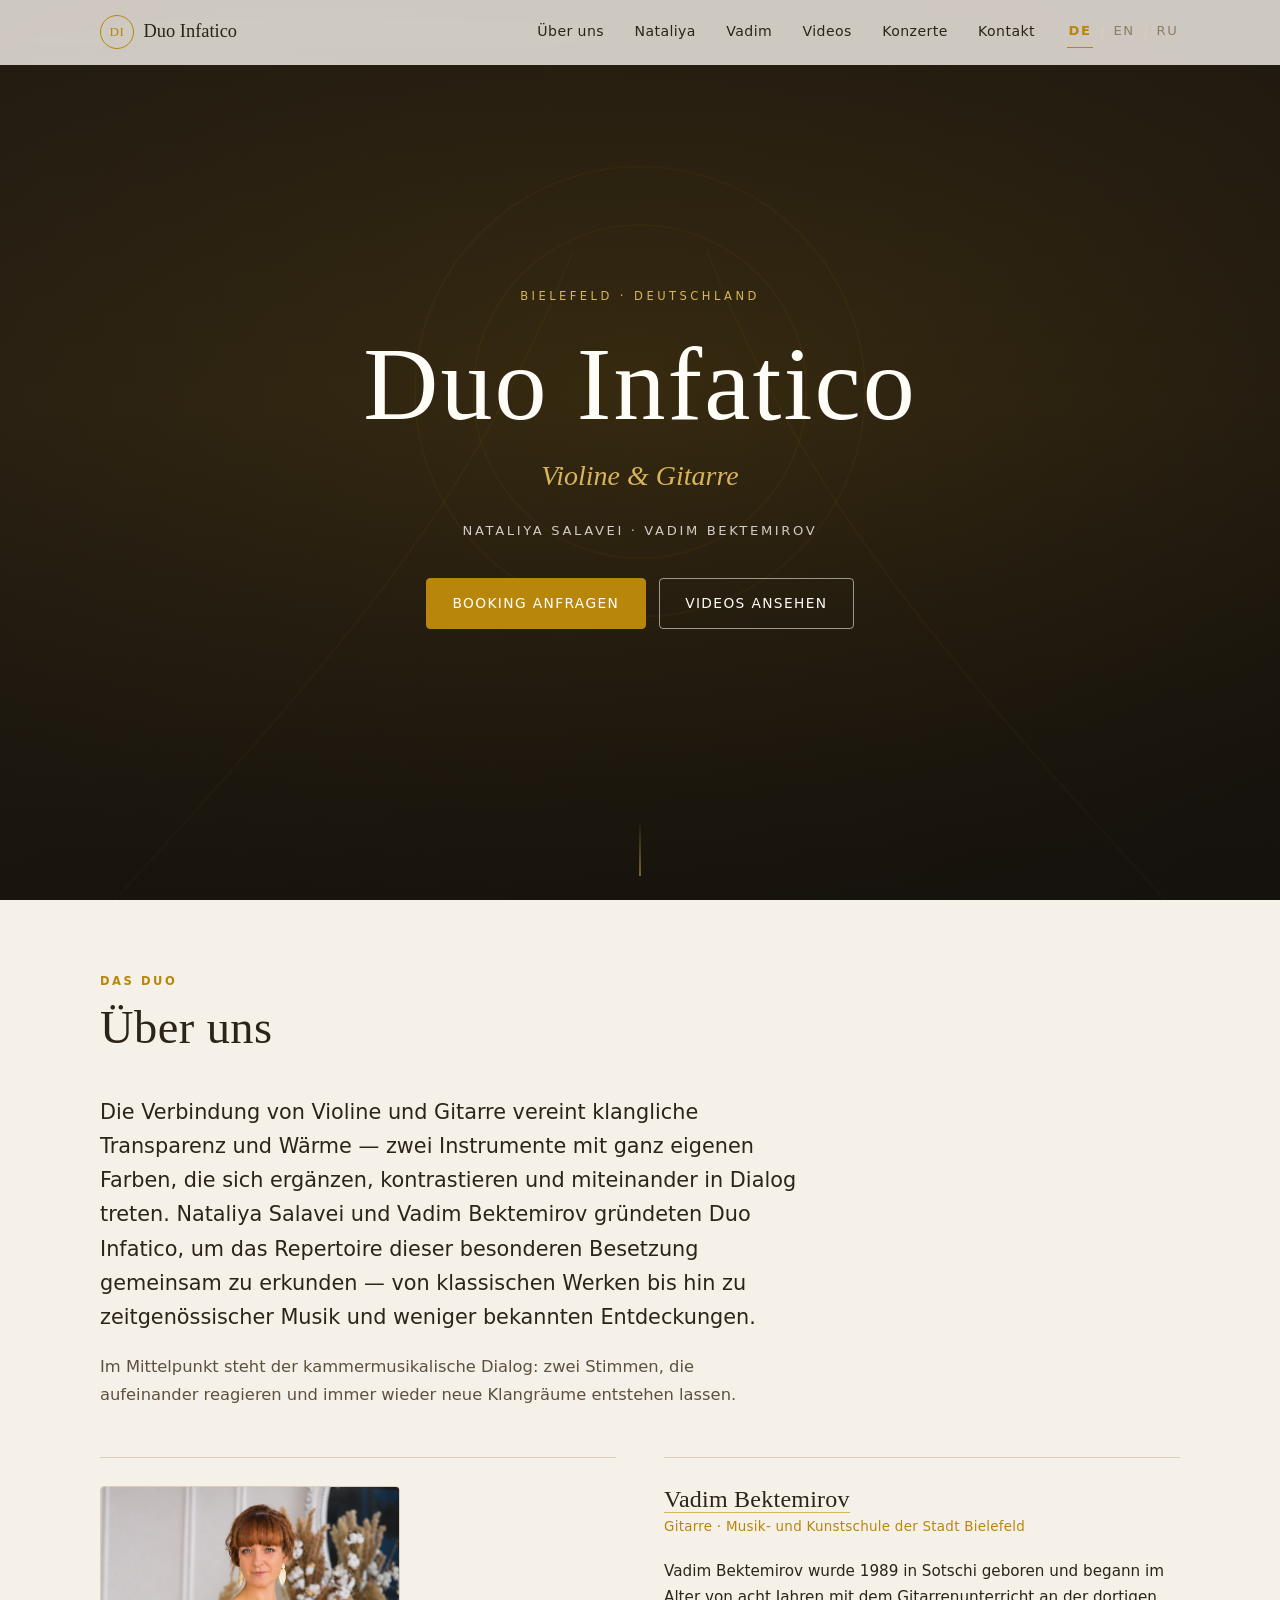
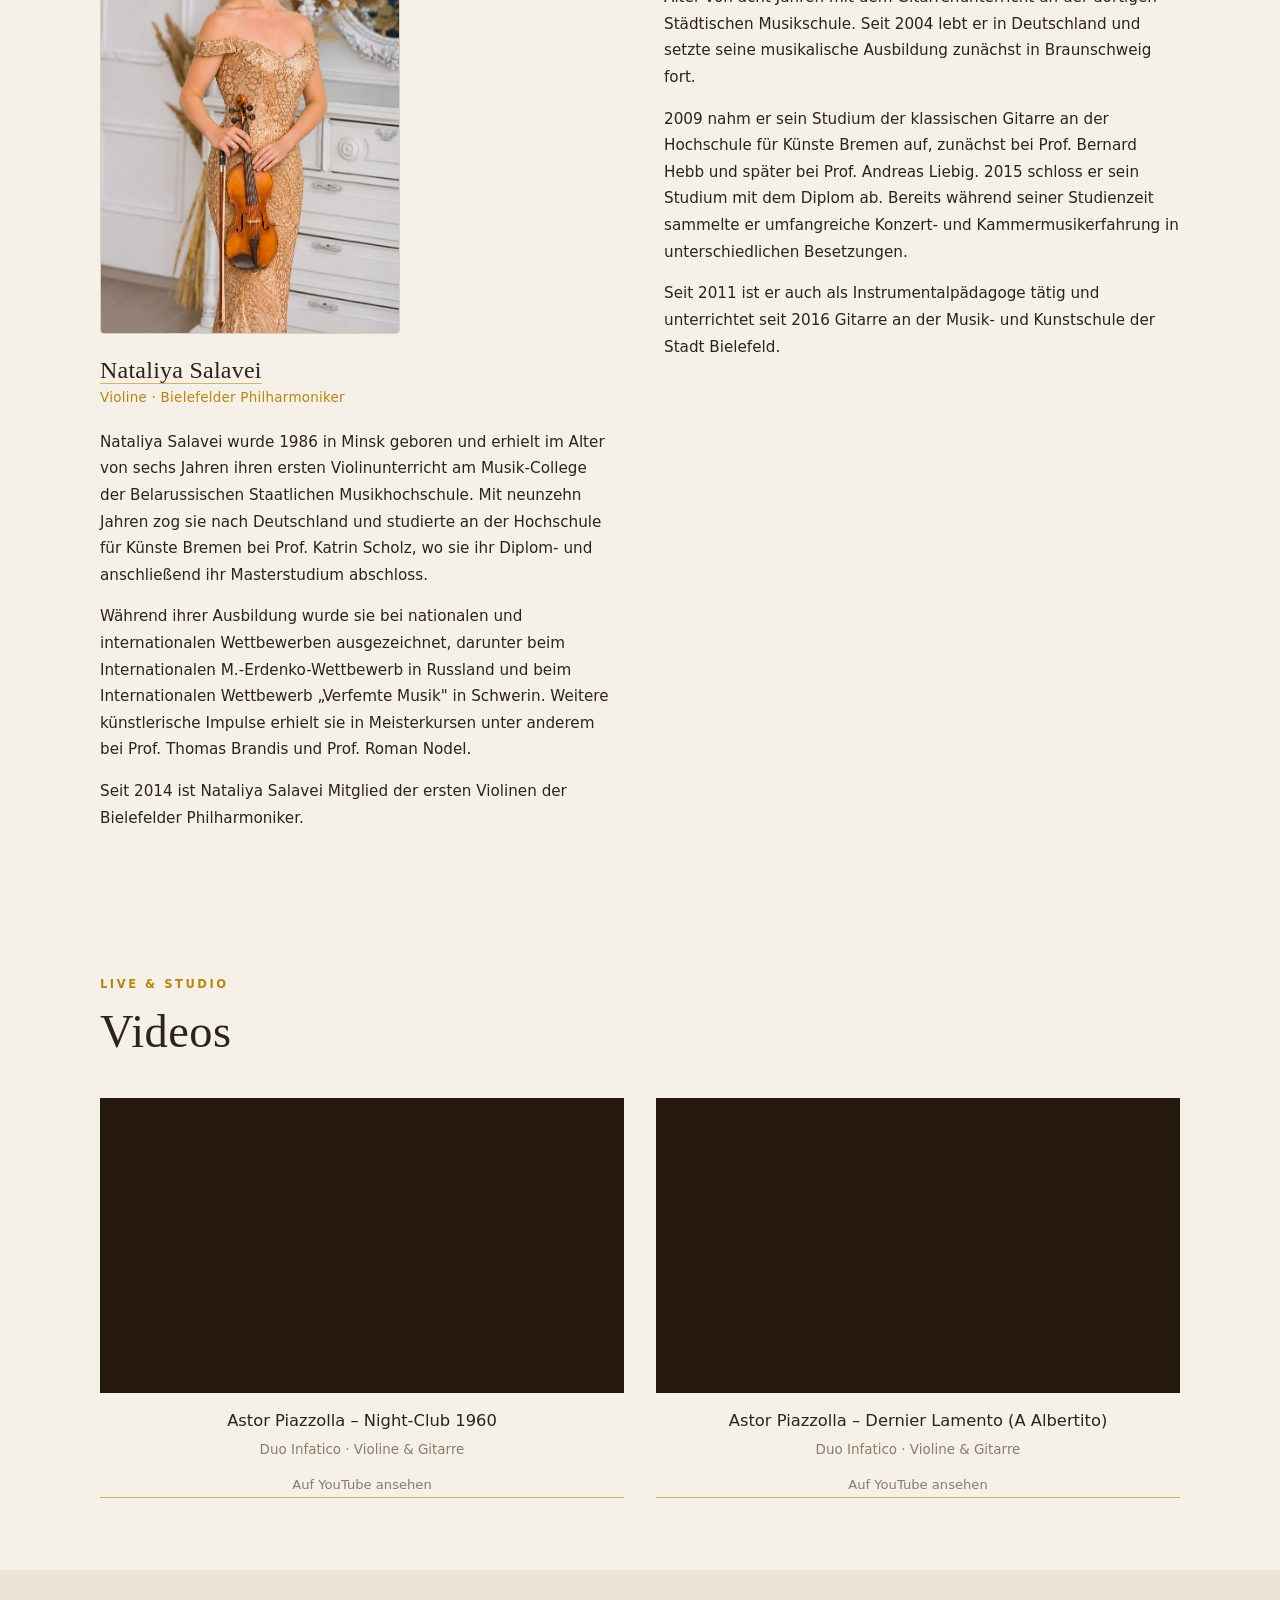
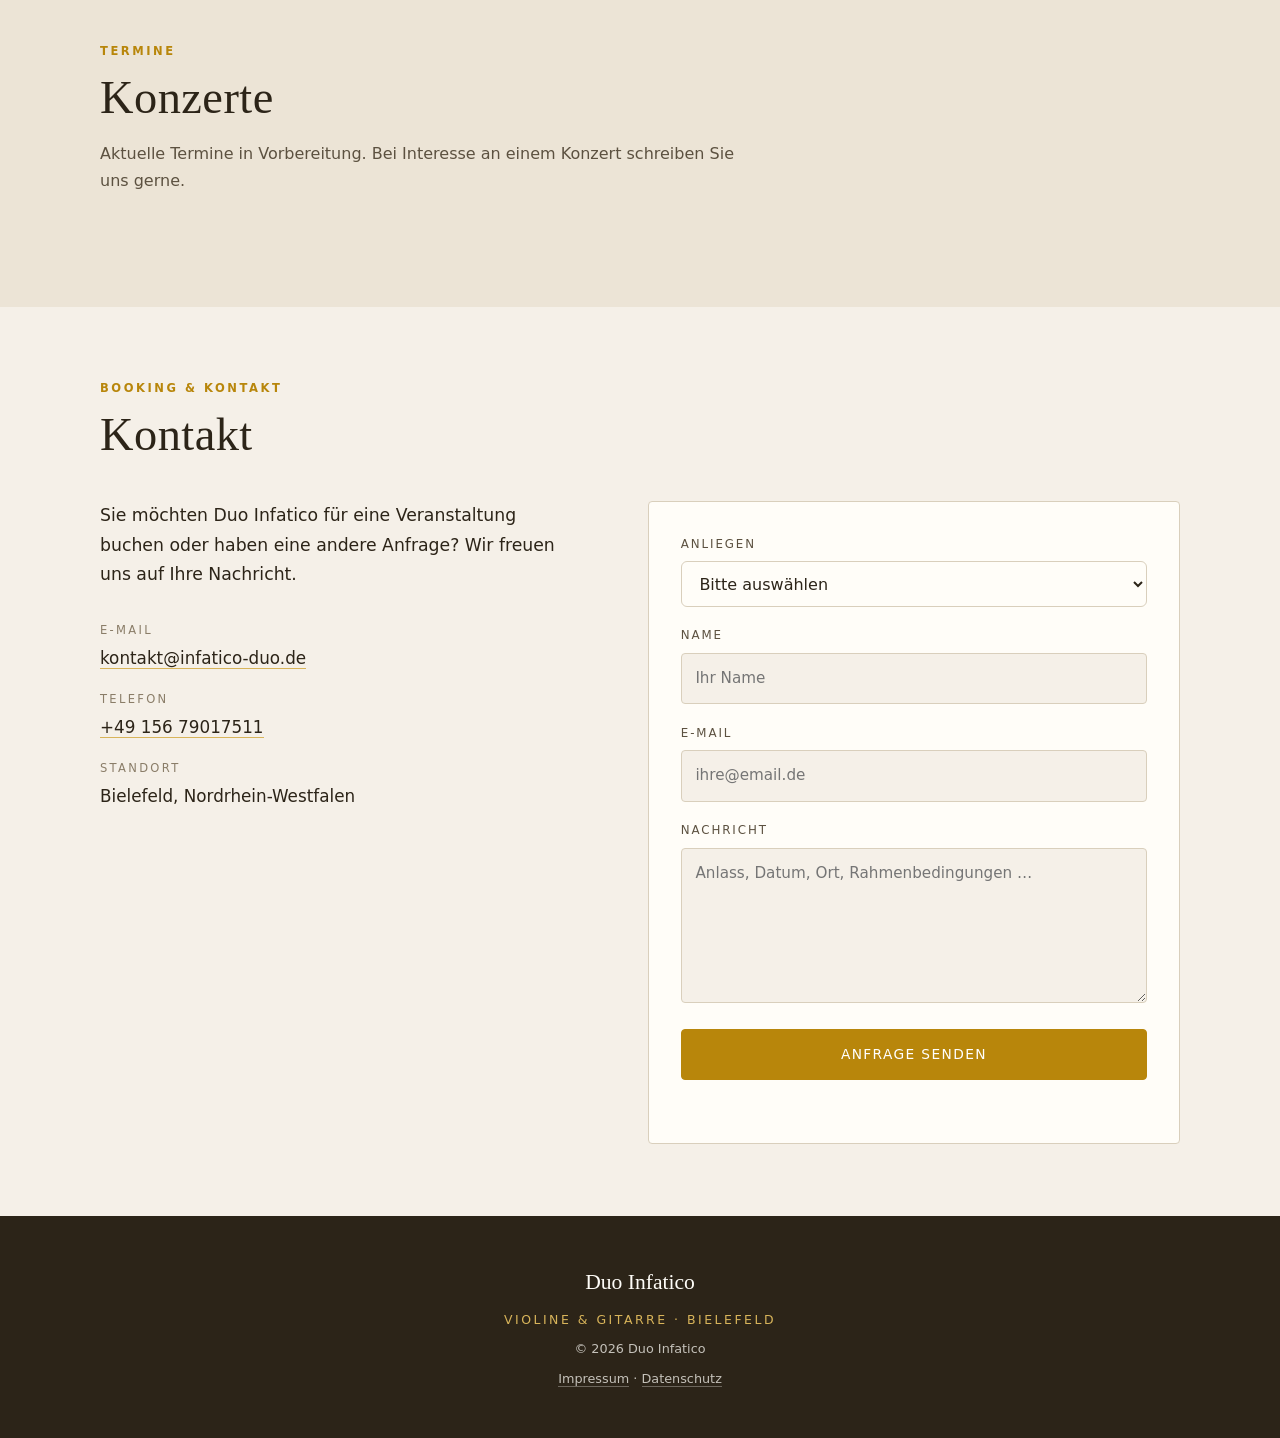
<file: index.html>
<!DOCTYPE html>
<html lang="de">
<head>
<meta charset="UTF-8">
<meta name="viewport" content="width=device-width, initial-scale=1.0">
<title>Duo Infatico – Violine &amp; Gitarre | Bielefeld</title>
<meta name="description" content="Duo Infatico – Nataliya Salavei (Violine) und Vadim Bektemirov (Gitarre). Klassik bis Moderne für Konzerte, Festivals und Schulen in Bielefeld und darüber hinaus.">
<meta name="author" content="Duo Infatico">
<meta property="og:title" content="Duo Infatico – Violine &amp; Gitarre">
<meta property="og:description" content="Die ungewöhnliche und zugleich ausdrucksstarke Kombination von Violine und Gitarre.">
<meta property="og:type" content="website">
<link rel="icon" href="images/hero.svg" type="image/svg+xml">
<link rel="stylesheet" href="style.css">
<!-- Cloudflare Turnstile (Bot-Schutz für das Kontaktformular) -->
<script src="https://challenges.cloudflare.com/turnstile/v0/api.js" async defer></script>
<link rel="canonical" href="https://www.infatico-duo.de/">
<meta property="og:url" content="https://www.infatico-duo.de/">
<script type="application/ld+json">
{
  "@context": "https://schema.org",
  "@graph": [
    {
      "@type": "WebSite",
      "@id": "https://www.infatico-duo.de/#website",
      "url": "https://www.infatico-duo.de/",
      "name": "Duo Infatico",
      "inLanguage": "de",
      "publisher": {
        "@id": "https://www.infatico-duo.de/#duo"
      }
    },
    {
      "@type": "MusicGroup",
      "@id": "https://www.infatico-duo.de/#duo",
      "name": "Duo Infatico",
      "alternateName": "Duo Infatico Bielefeld",
      "url": "https://www.infatico-duo.de/",
      "description": "Kammermusik-Duo aus Bielefeld: Nataliya Salavei (Violine) und Vadim Bektemirov (Gitarre). Klassik bis Moderne.",
      "genre": [
        "Klassik",
        "Zeitgenössische Musik"
      ],
      "foundingLocation": {
        "@type": "Place",
        "name": "Bielefeld, Deutschland"
      },
      "areaServed": {
        "@type": "Place",
        "name": "Bielefeld und Umgebung"
      },
      "member": [
        {
          "@id": "https://www.infatico-duo.de/#nataliya"
        },
        {
          "@id": "https://www.infatico-duo.de/#vadim"
        }
      ]
    },
    {
      "@type": "Person",
      "@id": "https://www.infatico-duo.de/#nataliya",
      "name": "Nataliya Salavei",
      "url": "https://www.infatico-duo.de/nataliya-salavei/",
      "jobTitle": "Violinistin",
      "description": "Geigerin, seit 2014 Mitglied der ersten Violinen der Bielefelder Philharmoniker; Mitgründerin des Duo Infatico.",
      "image": "https://www.infatico-duo.de/images/portrait-1@2x.jpg",
      "memberOf": {
        "@id": "https://www.infatico-duo.de/#duo"
      },
      "affiliation": {
        "@type": "Organization",
        "name": "Bielefelder Philharmoniker"
      }
    },
    {
      "@type": "Person",
      "@id": "https://www.infatico-duo.de/#vadim",
      "name": "Vadim Bektemirov",
      "url": "https://www.infatico-duo.de/vadim-bektemirov/",
      "jobTitle": "Klassischer Gitarrist und Gitarrenpädagoge",
      "description": "Klassischer Gitarrist und Gitarrenpädagoge in Bielefeld; unterrichtet seit 2016 an der Musik- und Kunstschule der Stadt Bielefeld; Mitgründer des Duo Infatico.",
      "memberOf": {
        "@id": "https://www.infatico-duo.de/#duo"
      },
      "affiliation": {
        "@type": "Organization",
        "name": "Musik- und Kunstschule der Stadt Bielefeld"
      },
      "sameAs": [
        "https://www.youtube.com/@vadimbektemirov8986",
        "https://www.muku-bielefeld.de/portfolio/vadim-bektemirov/"
      ]
    },
    {
      "@type": "VideoObject",
      "name": "Astor Piazzolla – Night-Club 1960",
      "description": "Duo Infatico (Violine und Gitarre) spielt Astor Piazzollas Night-Club 1960.",
      "embedUrl": "https://www.youtube-nocookie.com/embed/3-nuhrhDwJM",
      "contentUrl": "https://youtu.be/3-nuhrhDwJM",
      "thumbnailUrl": [
        "https://i.ytimg.com/vi/3-nuhrhDwJM/hqdefault.jpg"
      ],
      "publisher": {
        "@id": "https://www.infatico-duo.de/#duo"
      },
      "uploadDate": "2026-11-05T13:06:54Z"
    },
    {
      "@type": "VideoObject",
      "name": "Astor Piazzolla – Dernier Lamento (A Albertito)",
      "description": "Duo Infatico (Violine und Gitarre) spielt Astor Piazzollas Dernier Lamento (A Albertito).",
      "embedUrl": "https://www.youtube-nocookie.com/embed/0qjQbXp1tys",
      "contentUrl": "https://youtu.be/0qjQbXp1tys",
      "thumbnailUrl": [
        "https://i.ytimg.com/vi/0qjQbXp1tys/hqdefault.jpg"
      ],
      "publisher": {
        "@id": "https://www.infatico-duo.de/#duo"
      },
      "uploadDate": "2026-11-07T18:03:44Z"
    }
  ]
}
</script>
</head>
<body>

<a class="skip-link" href="#main" data-de="Zum Inhalt springen" data-en="Skip to content" data-ru="Перейти к содержанию">Zum Inhalt springen</a>

<!-- ============ HEADER / NAVIGATION ============ -->
<header class="site-header" id="site-header">
  <div class="wrap header-inner">
    <a class="brand" href="#hero">
      <span class="brand-mark">DI</span>
      <span class="brand-name">Duo Infatico</span>
    </a>

    <button class="nav-toggle" id="nav-toggle" type="button"
            aria-expanded="false" aria-controls="primary-nav"
            aria-label="Menü öffnen">
      <span class="nav-toggle-bar"></span>
      <span class="nav-toggle-bar"></span>
      <span class="nav-toggle-bar"></span>
    </button>

    <nav class="primary-nav" id="primary-nav" aria-label="Hauptnavigation">
      <ul>
        <li><a href="#about"    data-de="Über uns"  data-en="About"     data-ru="О нас">Über uns</a></li>
        <li><a href="nataliya-salavei/" data-de="Nataliya" data-en="Nataliya" data-ru="Наталия">Nataliya</a></li>
        <li><a href="vadim-bektemirov/" data-de="Vadim" data-en="Vadim" data-ru="Вадим">Vadim</a></li>
        <li><a href="#videos"   data-de="Videos"    data-en="Videos"    data-ru="Видео">Videos</a></li>
                <li><a href="#konzerte" data-de="Konzerte"  data-en="Concerts"  data-ru="Концерты">Konzerte</a></li>
        <li><a href="#kontakt"  data-de="Kontakt"   data-en="Contact"   data-ru="Контакты">Kontakt</a></li>
      </ul>

      <div class="lang-switch" role="group" aria-label="Sprache / Language / Язык">
        <button type="button" class="lang-btn is-active" data-lang="de" lang="de" aria-pressed="true">DE</button>
        <span class="lang-sep" aria-hidden="true">/</span>
        <button type="button" class="lang-btn" data-lang="en" lang="en" aria-pressed="false">EN</button>
        <span class="lang-sep" aria-hidden="true">/</span>
        <button type="button" class="lang-btn" data-lang="ru" lang="ru" aria-pressed="false">RU</button>
      </div>
    </nav>
  </div>
</header>

<main id="main">

  <!-- ============ 1. HERO ============ -->
  <section class="hero" id="hero">
    <div class="hero-media" aria-hidden="true">
      <img src="images/hero.svg" alt="" width="1920" height="1080">
      <div class="hero-overlay"></div>
    </div>

    <div class="wrap hero-content">
      <p class="hero-kicker" data-de="Bielefeld · Deutschland" data-en="Bielefeld · Germany" data-ru="Билефельд · Германия">Bielefeld · Deutschland</p>

      <h1 class="hero-title">Duo Infatico</h1>

      <p class="hero-tagline">
        <span data-de="Violine &amp; Gitarre" data-en="Violin &amp; Guitar" data-ru="Скрипка и гитара">Violine &amp; Gitarre</span>
      </p>

      <p class="hero-names">Nataliya Salavei · Vadim Bektemirov</p>

      <div class="hero-actions">
        <a class="btn btn-primary" href="#kontakt" data-de="Booking anfragen" data-en="Request booking" data-ru="Заказать концерт">Booking anfragen</a>
        <a class="btn btn-ghost" href="#videos" data-de="Videos ansehen" data-en="Watch videos" data-ru="Смотреть видео">Videos ansehen</a>
      </div>
    </div>

    <a class="scroll-hint" href="#about" aria-hidden="true" tabindex="-1">
      <span class="scroll-line"></span>
    </a>
  </section>

  <!-- ============ 2. ÜBER UNS ============ -->
  <section class="section" id="about">
    <div class="wrap">
      <header class="section-head">
        <p class="section-kicker" data-de="Das Duo" data-en="The Duo" data-ru="Дуэт">Das Duo</p>
        <h2 class="section-title" data-de="Über uns" data-en="About us" data-ru="О нас">Über uns</h2>
      </header>

      <div class="about-intro">
        <p class="lead" data-de="Die Verbindung von Violine und Gitarre vereint klangliche Transparenz und Wärme — zwei Instrumente mit ganz eigenen Farben, die sich ergänzen, kontrastieren und miteinander in Dialog treten. Nataliya Salavei und Vadim Bektemirov gründeten Duo Infatico, um das Repertoire dieser besonderen Besetzung gemeinsam zu erkunden — von klassischen Werken bis hin zu zeitgenössischer Musik und weniger bekannten Entdeckungen." data-en="The combination of violin and guitar brings together clarity and warmth — two instruments with distinct characters that complement, contrast and engage in a constant musical dialogue. Nataliya Salavei and Vadim Bektemirov founded Duo Infatico to explore the repertoire of this distinctive instrumentation together, from classical works to contemporary music and lesser-known discoveries." data-ru="Сочетание скрипки и гитары объединяет прозрачность и теплоту звучания. Два инструмента с совершенно разными тембрами дополняют друг друга, вступают в контраст и ведут постоянный музыкальный диалог. Наталия Салавей и Вадим Бектемиров основали Duo Infatico, чтобы вместе исследовать репертуар этого необычного состава — от классических произведений до современной музыки и малоизвестных музыкальных находок.">
          Die Verbindung von Violine und Gitarre vereint klangliche Transparenz und Wärme — zwei Instrumente mit ganz eigenen Farben, die sich ergänzen, kontrastieren und miteinander in Dialog treten. Nataliya Salavei und Vadim Bektemirov gründeten Duo Infatico, um das Repertoire dieser besonderen Besetzung gemeinsam zu erkunden — von klassischen Werken bis hin zu zeitgenössischer Musik und weniger bekannten Entdeckungen.
        </p>
        <p class="about-intro-sub" data-de="Im Mittelpunkt steht der kammermusikalische Dialog: zwei Stimmen, die aufeinander reagieren und immer wieder neue Klangräume entstehen lassen." data-en="At the heart of the ensemble is chamber-music dialogue: two voices responding to one another and continually opening up new sound worlds." data-ru="В центре ансамбля — камерный диалог: два голоса, которые взаимодействуют друг с другом и каждый раз открывают новое звуковое пространство.">
          Im Mittelpunkt steht der kammermusikalische Dialog: zwei Stimmen, die aufeinander reagieren und immer wieder neue Klangräume entstehen lassen.
        </p>
      </div>


      <div class="bio-grid">
        <article class="bio-card">
          <picture>
            <source type="image/webp" srcset="images/portrait-1.webp 1x, images/portrait-1@2x.webp 2x">
            <img class="bio-photo" src="images/portrait-1.jpg" srcset="images/portrait-1.jpg 1x, images/portrait-1@2x.jpg 2x" alt="Nataliya Salavei mit Violine" width="1024" height="1536" loading="lazy">
          </picture>
          <h3 class="bio-name"><a href="nataliya-salavei/">Nataliya Salavei</a></h3>
          <p class="bio-role" data-de="Violine · Bielefelder Philharmoniker" data-en="Violin · Bielefeld Philharmonic" data-ru="Скрипка · Билефельдский филармонический оркестр">Violine · Bielefelder Philharmoniker</p>
          <div class="bio-text">
            <p data-de="Nataliya Salavei wurde 1986 in Minsk geboren und erhielt im Alter von sechs Jahren ihren ersten Violinunterricht am Musik-College der Belarussischen Staatlichen Musikhochschule. Mit neunzehn Jahren zog sie nach Deutschland und studierte an der Hochschule für Künste Bremen bei Prof. Katrin Scholz, wo sie ihr Diplom- und anschließend ihr Masterstudium abschloss." data-en="Nataliya Salavei was born in Minsk in 1986 and began studying the violin at the age of six at the Music College of the Belarusian State Academy of Music. At nineteen she moved to Germany and continued her studies at the University of the Arts Bremen with Prof. Katrin Scholz, completing both her diploma and master's degree." data-ru="Наталия Салавей родилась в 1986 году в Минске и начала заниматься скрипкой в возрасте шести лет в музыкальном колледже Белорусской государственной академии музыки. В девятнадцать лет она переехала в Германию и продолжила обучение в Высшей школе искусств Бремена у профессора Катрин Шольц, где окончила дипломный курс, а затем магистратуру.">Nataliya Salavei wurde 1986 in Minsk geboren und erhielt im Alter von sechs Jahren ihren ersten Violinunterricht am Musik-College der Belarussischen Staatlichen Musikhochschule. Mit neunzehn Jahren zog sie nach Deutschland und studierte an der Hochschule für Künste Bremen bei Prof. Katrin Scholz, wo sie ihr Diplom- und anschließend ihr Masterstudium abschloss.</p>
            <p data-de="Während ihrer Ausbildung wurde sie bei nationalen und internationalen Wettbewerben ausgezeichnet, darunter beim Internationalen M.-Erdenko-Wettbewerb in Russland und beim Internationalen Wettbewerb „Verfemte Musik&quot; in Schwerin. Weitere künstlerische Impulse erhielt sie in Meisterkursen unter anderem bei Prof. Thomas Brandis und Prof. Roman Nodel." data-en="During her studies she received awards at national and international competitions, including the International M. Erdenko Competition in Russia and the International &quot;Verfemte Musik&quot; Competition in Schwerin. She also gained further artistic inspiration through masterclasses with, among others, Prof. Thomas Brandis and Prof. Roman Nodel." data-ru="Во время учёбы Наталия была отмечена наградами на национальных и международных конкурсах, среди которых Международный конкурс имени М. Эрденко в России и Международный конкурс &quot;Verfemte Musik&quot; в Шверине. Дополнительный художественный опыт она получила на мастер-классах, в том числе у профессоров Томаса Брандиса и Романа Ноделя.">Während ihrer Ausbildung wurde sie bei nationalen und internationalen Wettbewerben ausgezeichnet, darunter beim Internationalen M.-Erdenko-Wettbewerb in Russland und beim Internationalen Wettbewerb „Verfemte Musik" in Schwerin. Weitere künstlerische Impulse erhielt sie in Meisterkursen unter anderem bei Prof. Thomas Brandis und Prof. Roman Nodel.</p>
            <p data-de="Seit 2014 ist Nataliya Salavei Mitglied der ersten Violinen der Bielefelder Philharmoniker." data-en="Since 2014, Nataliya Salavei has been a member of the first violin section of the Bielefeld Philharmonic." data-ru="С 2014 года Наталия Салавей играет в группе первых скрипок Билефельдского филармонического оркестра.">Seit 2014 ist Nataliya Salavei Mitglied der ersten Violinen der Bielefelder Philharmoniker.</p>
          </div>
        </article>

        <article class="bio-card">
          <h3 class="bio-name"><a href="vadim-bektemirov/">Vadim Bektemirov</a></h3>
          <p class="bio-role" data-de="Gitarre · Musik- und Kunstschule der Stadt Bielefeld" data-en="Guitar · Bielefeld Municipal Music and Art School" data-ru="Гитара · Музыкально-художественная школа города Билефельда">Gitarre · Musik- und Kunstschule der Stadt Bielefeld</p>
          <div class="bio-text">
            <p data-de="Vadim Bektemirov wurde 1989 in Sotschi geboren und begann im Alter von acht Jahren mit dem Gitarrenunterricht an der dortigen Städtischen Musikschule. Seit 2004 lebt er in Deutschland und setzte seine musikalische Ausbildung zunächst in Braunschweig fort." data-en="Vadim Bektemirov was born in Sochi in 1989 and began studying the guitar at the age of eight at the city's municipal music school. He has lived in Germany since 2004, initially continuing his musical education in Braunschweig." data-ru="Вадим Бектемиров родился в 1989 году в Сочи и начал заниматься гитарой в возрасте восьми лет в городской музыкальной школе. С 2004 года живёт в Германии, где продолжил музыкальное образование сначала в Брауншвейге.">Vadim Bektemirov wurde 1989 in Sotschi geboren und begann im Alter von acht Jahren mit dem Gitarrenunterricht an der dortigen Städtischen Musikschule. Seit 2004 lebt er in Deutschland und setzte seine musikalische Ausbildung zunächst in Braunschweig fort.</p>
            <p data-de="2009 nahm er sein Studium der klassischen Gitarre an der Hochschule für Künste Bremen auf, zunächst bei Prof. Bernard Hebb und später bei Prof. Andreas Liebig. 2015 schloss er sein Studium mit dem Diplom ab. Bereits während seiner Studienzeit sammelte er umfangreiche Konzert- und Kammermusikerfahrung in unterschiedlichen Besetzungen." data-en="In 2009 he began studying classical guitar at the University of the Arts Bremen, first with Prof. Bernard Hebb and later with Prof. Andreas Liebig. He graduated with a diploma in 2015. During his studies he gained extensive concert and chamber-music experience in a variety of ensembles." data-ru="В 2009 году поступил в Высшую школу искусств Бремена на отделение классической гитары, где занимался сначала у профессора Бернарда Хебба, а затем у профессора Андреаса Либига. В 2015 году окончил обучение с дипломом. Уже в студенческие годы приобрёл значительный концертный и камерный опыт, выступая в различных составах.">2009 nahm er sein Studium der klassischen Gitarre an der Hochschule für Künste Bremen auf, zunächst bei Prof. Bernard Hebb und später bei Prof. Andreas Liebig. 2015 schloss er sein Studium mit dem Diplom ab. Bereits während seiner Studienzeit sammelte er umfangreiche Konzert- und Kammermusikerfahrung in unterschiedlichen Besetzungen.</p>
            <p data-de="Seit 2011 ist er auch als Instrumentalpädagoge tätig und unterrichtet seit 2016 Gitarre an der Musik- und Kunstschule der Stadt Bielefeld." data-en="Alongside his performing career, he has been active as an instrumental teacher since 2011 and has taught guitar at the Bielefeld Municipal Music and Art School since 2016." data-ru="Наряду с концертной деятельностью с 2011 года занимается инструментальной педагогикой, а с 2016 года преподаёт гитару в Музыкально-художественной школе города Билефельда.">Seit 2011 ist er auch als Instrumentalpädagoge tätig und unterrichtet seit 2016 Gitarre an der Musik- und Kunstschule der Stadt Bielefeld.</p>
          </div>
        </article>
      </div>
    </div>
  </section>

  <!-- Audio-Bereich vorübergehend deaktiviert (Wunsch von Nataliya Salavei).
       MP3-Dateien liegen weiterhin unter /audio/, Styles in style.css (.music-list, .audio-*).
       Zum Wiederaktivieren: Block aus der Commit-Historie (a2aab79) zurückholen. -->



  <!-- ============ 4. VIDEOS ============ -->
  <section class="section" id="videos">
    <div class="wrap">
      <header class="section-head">
        <p class="section-kicker" data-de="Live &amp; Studio" data-en="Live &amp; Studio" data-ru="Живые записи">Live &amp; Studio</p>
        <h2 class="section-title" data-de="Videos" data-en="Videos" data-ru="Видео">Videos</h2>
      </header>

      <div class="video-grid">
        <figure class="video-item">
          <div class="video-player">
            <iframe
              src="https://www.youtube-nocookie.com/embed/3-nuhrhDwJM"
              title="Astor Piazzolla – Night-Club 1960 | Duo Infatico"
              loading="lazy"
              referrerpolicy="strict-origin-when-cross-origin"
              allow="accelerometer; autoplay; clipboard-write; encrypted-media; gyroscope; picture-in-picture; web-share"
              allowfullscreen>
            </iframe>
          </div>
          <figcaption class="video-caption">
            <span class="video-caption-title" data-de="Astor Piazzolla – Night-Club 1960" data-en="Astor Piazzolla – Night-Club 1960" data-ru="Астор Пьяццолла – Night-Club 1960">Astor Piazzolla – Night-Club 1960</span>
            <span class="video-caption-sub" data-de="Duo Infatico · Violine &amp; Gitarre" data-en="Duo Infatico · violin &amp; guitar" data-ru="Duo Infatico · скрипка и гитара">Duo Infatico · Violine &amp; Gitarre</span>
          <a class="video-link" href="https://youtu.be/3-nuhrhDwJM" target="_blank" rel="noopener">Auf YouTube ansehen</a>
          </figcaption>
        </figure>

        <figure class="video-item">
          <div class="video-player">
            <iframe
              src="https://www.youtube-nocookie.com/embed/0qjQbXp1tys"
              title="Astor Piazzolla – Dernier Lamento (A Albertito) | Duo Infatico"
              loading="lazy"
              referrerpolicy="strict-origin-when-cross-origin"
              allow="accelerometer; autoplay; clipboard-write; encrypted-media; gyroscope; picture-in-picture; web-share"
              allowfullscreen>
            </iframe>
          </div>
          <figcaption class="video-caption">
            <span class="video-caption-title" data-de="Astor Piazzolla – Dernier Lamento (A Albertito)" data-en="Astor Piazzolla – Dernier Lamento (A Albertito)" data-ru="Астор Пьяццолла – Dernier Lamento (A Albertito)">Astor Piazzolla – Dernier Lamento (A Albertito)</span>
            <span class="video-caption-sub" data-de="Duo Infatico · Violine &amp; Gitarre" data-en="Duo Infatico · violin &amp; guitar" data-ru="Duo Infatico · скрипка и гитара">Duo Infatico · Violine &amp; Gitarre</span>
          <a class="video-link" href="https://youtu.be/0qjQbXp1tys" target="_blank" rel="noopener">Auf YouTube ansehen</a>
          </figcaption>
        </figure>
      </div>
    </div>
    </section>

  <!-- build-touch 2026-11-05 -->
<!-- ============ 5. KONZERTE ============ -->
  <section class="section section-alt" id="konzerte">
    <div class="wrap">
      <header class="section-head">
        <p class="section-kicker" data-de="Termine" data-en="Dates" data-ru="Даты">Termine</p>
        <h2 class="section-title" data-de="Konzerte" data-en="Concerts" data-ru="Концерты">Konzerte</h2>
        <p class="section-sub"
           data-de="Aktuelle Termine in Vorbereitung. Bei Interesse an einem Konzert schreiben Sie uns gerne." data-en="Upcoming dates in preparation. If you are interested in a concert, please write to us."
           data-ru="Актуальные даты готовятся. Если вас интересует концерт — напишите нам.">
          Aktuelle Termine in Vorbereitung. Bei Interesse an einem Konzert schreiben Sie uns gerne.
        </p>
      </header>


    </div>
  </section>


  <!-- ============ 6. KONTAKT ============ -->
  <section class="section" id="kontakt">
    <div class="wrap">
      <header class="section-head">
        <p class="section-kicker" data-de="BOOKING &amp; KONTAKT" data-en="BOOKING &amp; CONTACT" data-ru="КОНТАКТ">BOOKING &amp; KONTAKT</p>
        <h2 class="section-title" data-de="Kontakt" data-en="Contact" data-ru="Контакты">Kontakt</h2>
      </header>

      <div class="contact-grid">
        <div class="contact-info">
          <p class="contact-lead"
             data-de="Sie möchten Duo Infatico für eine Veranstaltung buchen oder haben eine andere Anfrage? Wir freuen uns auf Ihre Nachricht."
             data-en="Would you like to book Duo Infatico for an event or send us another enquiry? We look forward to hearing from you."
             data-ru="Хотите пригласить Duo Infatico на мероприятие или обратиться с другим вопросом? Будем рады вашему сообщению.">
            Sie möchten Duo Infatico für eine Veranstaltung buchen oder haben eine andere Anfrage? Wir freuen uns auf Ihre Nachricht.
          </p>

          <dl class="contact-list">
            <div class="contact-item">
              <dt data-de="E-Mail" data-en="Email" data-ru="Email">E-Mail</dt>
              <dd><a href="mailto:kontakt@infatico-duo.de">kontakt@infatico-duo.de</a></dd>
            </div>
            <div class="contact-item">
              <dt data-de="Telefon" data-en="Phone" data-ru="Телефон">Telefon</dt>
              <dd><a href="tel:+4915679017511">+49 156 79017511</a></dd>
            </div>
            <div class="contact-item">
              <dt data-de="Standort" data-en="Location" data-ru="Локация">Standort</dt>
              <dd data-de="Bielefeld, Nordrhein-Westfalen" data-en="Bielefeld, North Rhine-Westphalia" data-ru="Билефельд, Северный Рейн-Вестфалия">Bielefeld, Nordrhein-Westfalen</dd>
            </div>
          </dl>
        </div>

        <form class="contact-form" id="contact-form"
              action="https://infatico-form-handler.infatico-duo.workers.dev" method="POST">

          <div class="field">
            <label for="cf-topic" data-de="Anliegen" data-en="Subject" data-ru="Тема обращения">Anliegen</label>
            <select id="cf-topic" name="anliegen" required>
              <option value="" selected data-de="Bitte auswählen" data-en="Please select" data-ru="Выберите">Bitte auswählen</option>
              <option value="konzert" data-de="Konzertanfrage" data-en="Concert enquiry" data-ru="Концертное предложение">Konzertanfrage</option>
              <option value="gitarre" data-de="Gitarrenunterricht" data-en="Guitar lessons" data-ru="Уроки гитары">Gitarrenunterricht</option>
              <option value="geige" data-de="Violinunterricht" data-en="Violin lessons" data-ru="Уроки скрипки">Violinunterricht</option>
              <option value="sonstiges" data-de="Sonstiges" data-en="Other" data-ru="Другое">Sonstiges</option>
            </select>
          </div>

          <div class="field">
            <label for="cf-name" data-de="Name" data-en="Name" data-ru="Имя">Name</label>
            <input type="text" id="cf-name" name="name" autocomplete="name" required
                   data-de-placeholder="Ihr Name" data-en-placeholder="Your name"
                   data-ru-placeholder="Ваше имя"
                   placeholder="Ihr Name">
          </div>

          <div class="field">
            <label for="cf-email" data-de="E-Mail" data-en="Email" data-ru="Email">E-Mail</label>
            <input type="email" id="cf-email" name="email" autocomplete="email" required
                   data-de-placeholder="ihre@email.de" data-en-placeholder="your@email.com"
                   data-ru-placeholder="ваш@email.ru"
                   placeholder="ihre@email.de">
          </div>

          <div class="field">
            <label for="cf-message" data-de="Nachricht" data-en="Message" data-ru="Сообщение">Nachricht</label>
            <textarea id="cf-message" name="message" rows="5" required
                      data-de-placeholder="Anlass, Datum, Ort, Rahmenbedingungen …" data-en-placeholder="Occasion, date, location …"
                      data-ru-placeholder="Повод, дата, место, условия …"
                      placeholder="Anlass, Datum, Ort, Rahmenbedingungen …"></textarea>
          </div>

          <!-- Cloudflare Turnstile — sitekey öffentlich, Modus "invisible" (kein sichtbares Widget) -->
          <div class="cf-turnstile" data-sitekey="0x4AAAAAAFDs1nZawZnkWJSD" data-size="invisible"></div>

          <button class="btn btn-primary btn-full" type="submit"
                  data-de="Anfrage senden" data-en="Send request" data-ru="Отправить заявку">Anfrage senden</button>

          <p class="form-status" id="form-status" role="status" aria-live="polite"></p>
        </form>
      </div>
    </div>
  </section>
</main>

<!-- ============ FOOTER ============ -->
<footer class="site-footer">
  <div class="wrap footer-inner">
    <p class="footer-brand">Duo Infatico</p>
    <p class="footer-line" data-de="Violine &amp; Gitarre · Bielefeld" data-en="Violin &amp; Guitar · Bielefeld" data-ru="Скрипка и гитара · Билефельд">Violine &amp; Gitarre · Bielefeld</p>
    <p class="footer-copy">© <span id="year">2025</span> Duo Infatico</p>
    <p class="footer-links">
      <a href="impressum.html" data-de="Impressum" data-en="Imprint" data-ru="Импрессум">Impressum</a>
      ·
      <a href="datenschutz.html" data-de="Datenschutz" data-en="Privacy" data-ru="Конфиденциальность">Datenschutz</a>
    </p>
  </div>
</footer>

<script src="script.js"></script>
</body>
</html>
</file>
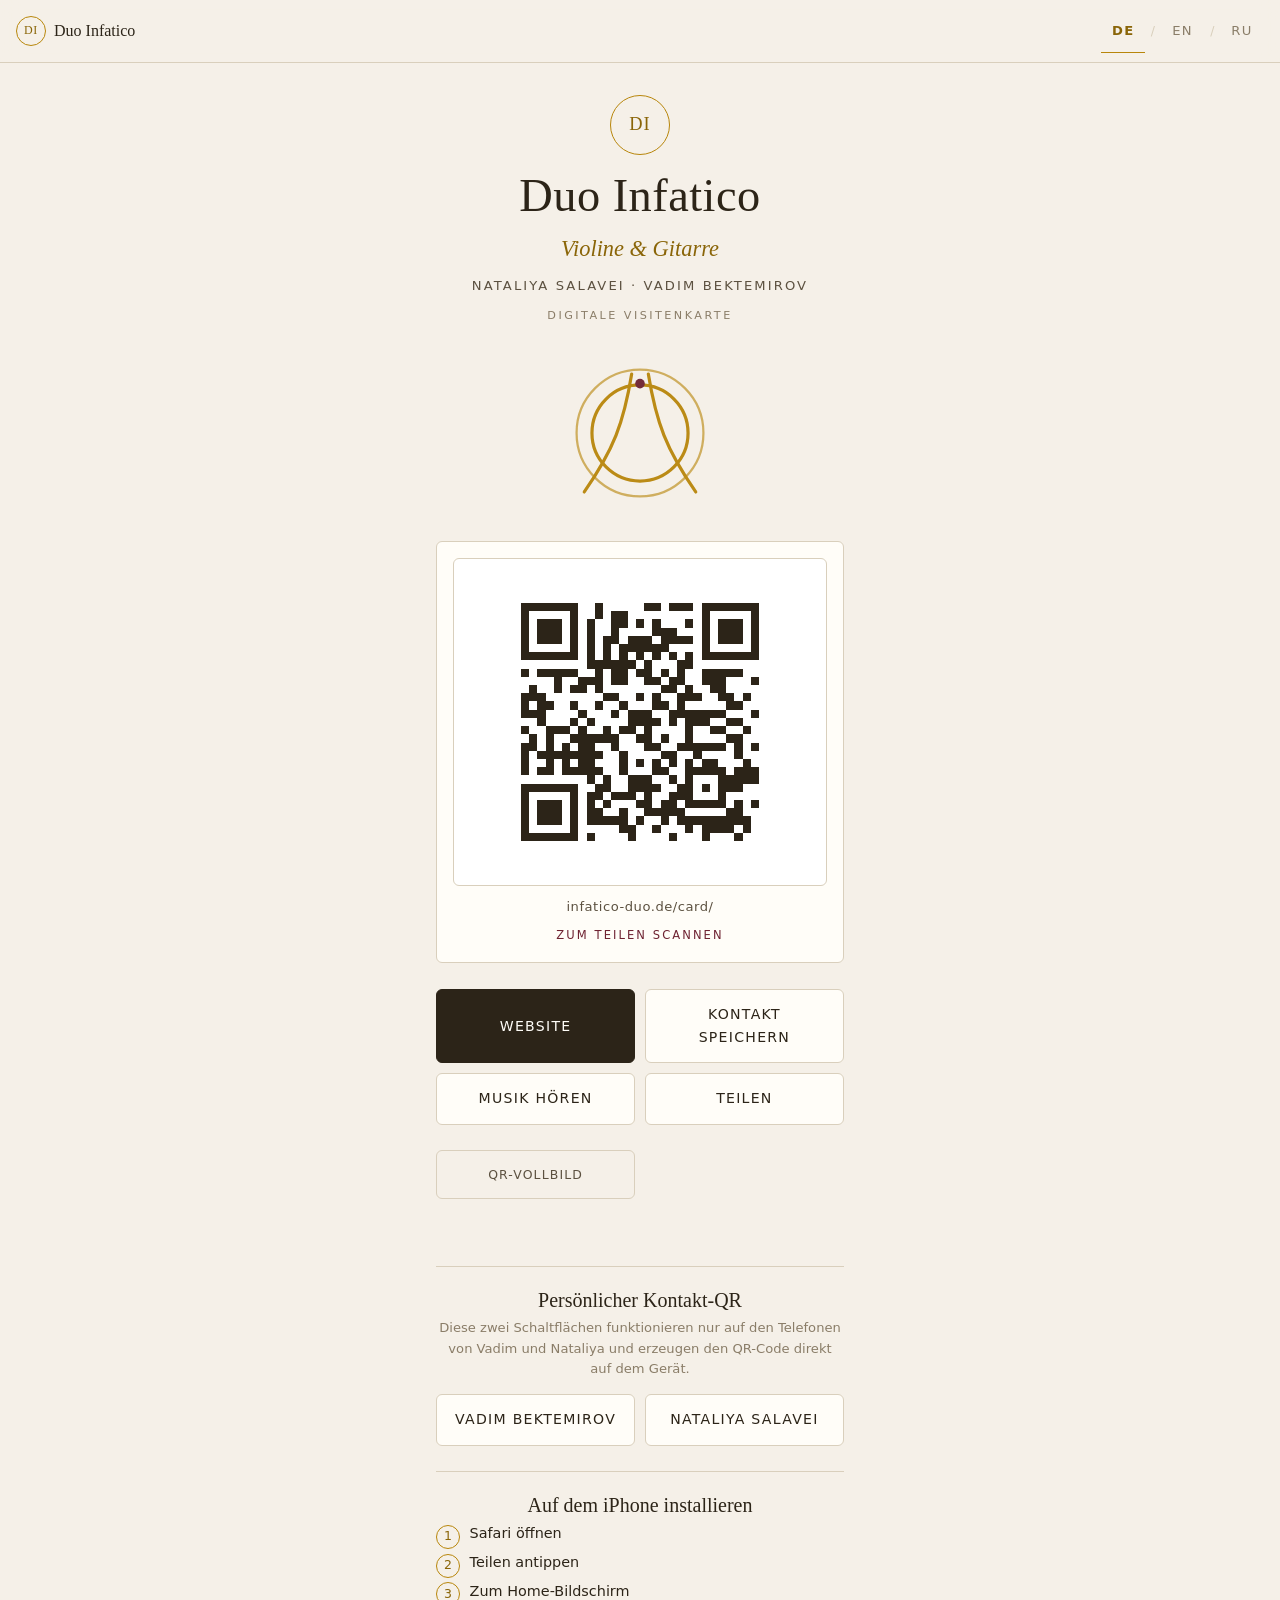
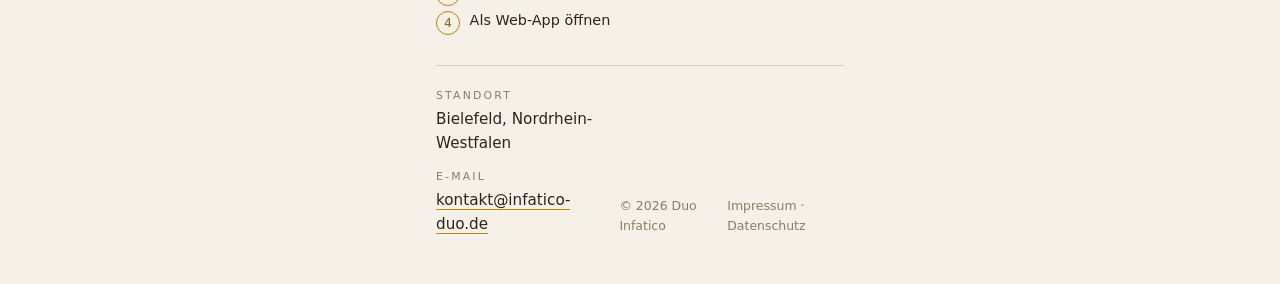
<file: card/index.html>
<!DOCTYPE html>
<html lang="de">
<head>
<meta charset="UTF-8">
<meta name="viewport" content="width=device-width, initial-scale=1.0, viewport-fit=cover">
<title>Duo Infatico – Visitenkarte</title>
<meta name="description" content="Digitale Visitenkarte des Duo Infatico: Nataliya Salavei (Violine) und Vadim Bektemirov (Gitarre) aus Bielefeld.">
<meta name="color-scheme" content="light">
<meta name="theme-color" content="#f5f0e8">
<link rel="manifest" href="manifest.webmanifest">
<link rel="icon" href="icons/icon.svg" type="image/svg+xml">
<link rel="apple-touch-icon" href="icons/icon-192.png">
<meta name="mobile-web-app-capable" content="yes">
<meta name="apple-mobile-web-app-capable" content="yes">
<meta name="apple-mobile-web-app-title" content="Duo Infatico">
<link rel="stylesheet" href="card.css">
<link rel="canonical" href="https://www.infatico-duo.de/card/">
<meta property="og:url" content="https://www.infatico-duo.de/card/">
</head>
<body>

<a class="skip-link" href="#card" data-de="Zum Inhalt springen" data-en="Skip to content" data-ru="Перейти к содержанию">Zum Inhalt springen</a>

<div class="topbar">
  <span class="topbar-brand">
    <span class="monogram monogram-sm" aria-hidden="true">DI</span>
    <span class="topbar-text">Duo Infatico</span>
  </span>

  <div class="lang-switch" role="group" aria-label="Sprache / Language / Язык">
    <button type="button" class="lang-btn is-active" data-lang="de" lang="de" aria-pressed="true">DE</button>
    <span class="lang-sep" aria-hidden="true">/</span>
    <button type="button" class="lang-btn" data-lang="en" lang="en" aria-pressed="false">EN</button>
    <span class="lang-sep" aria-hidden="true">/</span>
    <button type="button" class="lang-btn" data-lang="ru" lang="ru" aria-pressed="false">RU</button>
  </div>
</div>

<main class="card" id="card">

  <header class="card-head">
    <span class="monogram" aria-hidden="true">DI</span>
    <h1 class="card-title">Duo Infatico</h1>
    <p class="card-tagline">
      <span data-de="Violine &amp; Gitarre" data-en="Violin &amp; Guitar" data-ru="Скрипка и гитара">Violine &amp; Gitarre</span>
    </p>
    <p class="card-names">Nataliya Salavei · Vadim Bektemirov</p>
    <p class="card-kicker" data-de="Digitale Visitenkarte" data-en="Digital business card" data-ru="Цифровая визитка">Digitale Visitenkarte</p>
  </header>

  <!-- Motiv aus images/hero.svg: zwei Bögen (Geige & Gitarre) in zwei Kreisen -->
  <div class="motif" aria-hidden="true">
    <svg viewBox="0 0 512 512" focusable="false">
      <g fill="none" stroke="currentColor" stroke-linecap="round">
        <circle cx="256" cy="256" r="150" stroke-width="10"/>
        <circle cx="256" cy="256" r="198" stroke-width="7" stroke-opacity=".65"/>
        <path d="M82 440 C 174 307, 205 225, 230 72" stroke-width="10"/>
        <path d="M430 440 C 338 307, 307 225, 282 72" stroke-width="10"/>
      </g>
      <circle class="motif-dot" cx="256" cy="102" r="15"/>
    </svg>
  </div>

  <section class="qr-block" aria-labelledby="qr-heading">
    <h2 class="visually-hidden" id="qr-heading" data-de="QR-Code" data-en="QR code" data-ru="QR-код">QR-Code</h2>
    <a class="qr-frame" id="qr-open" href="qr.svg" aria-label="QR-Code vergrößern">
      <img class="qr" src="qr.svg" alt="QR-Code: https://infatico-duo.de/card/" width="740" height="740">
    </a>
    <p class="qr-caption">infatico-duo.de/card/</p>
    <p class="qr-hint" data-de="Zum Teilen scannen" data-en="Scan to share" data-ru="Отсканируйте, чтобы поделиться">Zum Teilen scannen</p>
  </section>

  <nav class="actions" aria-label="Aktionen">
    <a class="btn btn-primary" href="../">
      <span data-de="Website" data-en="Website" data-ru="Сайт">Website</span>
    </a>
    <a class="btn" href="duo-infatico.vcf" download="duo-infatico.vcf" type="text/vcard">
      <span data-de="Kontakt speichern" data-en="Save contact" data-ru="Сохранить контакт">Kontakt speichern</span>
    </a>
    <a class="btn" href="../#musik">
      <span data-de="Musik hören" data-en="Listen to music" data-ru="Слушать музыку">Musik hören</span>
    </a>
    <button class="btn" type="button" id="share">
      <span data-de="Teilen" data-en="Share" data-ru="Поделиться">Teilen</span>
    </button>
  </nav>

  <div class="actions-secondary">
    <button class="btn btn-ghost" type="button" id="qr-fullscreen">
      <span data-de="QR-Vollbild" data-en="Full-screen QR" data-ru="QR на весь экран">QR-Vollbild</span>
    </button>
    <button class="btn btn-ghost is-hidden" type="button" id="install">
      <span data-de="App installieren" data-en="Install app" data-ru="Установить приложение">App installieren</span>
    </button>
  </div>

  <p class="status" id="status" role="status" aria-live="polite"></p>

  <!-- Persönliche Kontakt-QR: nur auf den Telefonen der beiden eingerichtet -->
  <section class="contact-qr" aria-labelledby="contact-qr-heading">
    <h2 class="block-title" id="contact-qr-heading"
        data-de="Persönlicher Kontakt-QR" data-en="Personal contact QR" data-ru="Личный QR контакта">Persönlicher Kontakt-QR</h2>
    <p class="block-sub"
       data-de="Diese zwei Schaltflächen funktionieren nur auf den Telefonen von Vadim und Nataliya und erzeugen den QR-Code direkt auf dem Gerät."
       data-en="These two buttons work only on Vadim's and Nataliya's phones and create the QR code directly on the device."
       data-ru="Эти две кнопки работают только на телефонах Вадима и Наталии и создают QR-код прямо на устройстве.">Diese zwei Schaltflächen funktionieren nur auf den Telefonen von Vadim und Nataliya und erzeugen den QR-Code direkt auf dem Gerät.</p>
    <div class="actions actions-2">
      <button class="btn" type="button" id="qr-person-vadim">Vadim Bektemirov</button>
      <button class="btn" type="button" id="qr-person-nataliya">Nataliya Salavei</button>
    </div>
  </section>

  <!-- Hinweis für iPhone: Installation als Web-App -->
  <section class="install-help" aria-labelledby="install-help-heading">
    <h2 class="block-title" id="install-help-heading"
        data-de="Auf dem iPhone installieren" data-en="Install on iPhone" data-ru="Установка на iPhone">Auf dem iPhone installieren</h2>
    <ol class="steps">
      <li data-de="Safari öffnen" data-en="Open Safari" data-ru="Откройте Safari">Safari öffnen</li>
      <li data-de="Teilen antippen" data-en="Tap Share" data-ru="Нажмите «Поделиться»">Teilen antippen</li>
      <li data-de="Zum Home-Bildschirm" data-en="Add to Home Screen" data-ru="На экран «Домой»">Zum Home-Bildschirm</li>
      <li data-de="Als Web-App öffnen" data-en="Open as Web App" data-ru="Открыть как веб-приложение">Als Web-App öffnen</li>
    </ol>
  </section>

  <footer class="card-foot">
    <dl class="foot-list">
      <div>
        <dt data-de="Standort" data-en="Location" data-ru="Локация">Standort</dt>
        <dd data-de="Bielefeld, Nordrhein-Westfalen" data-en="Bielefeld, North Rhine-Westphalia" data-ru="Билефельд, Северный Рейн-Вестфалия">Bielefeld, Nordrhein-Westfalen</dd>
      </div>
      <div>
        <dt data-de="E-Mail" data-en="Email" data-ru="Email">E-Mail</dt>
        <dd><a href="mailto:kontakt@infatico-duo.de">kontakt@infatico-duo.de</a></dd>
      </div>
    </dl>
    <p class="foot-copy">© <span id="year">2026</span> Duo Infatico</p>
    <p class="foot-copy"><a href="../impressum.html">Impressum</a> · <a href="../datenschutz.html">Datenschutz</a></p>
  </footer>

</main>

<!-- Vollbild-QR: öffentlicher Code (statisch) oder persönlicher Code (im Browser erzeugt) -->
<div class="qr-overlay" id="qr-overlay" role="dialog" aria-modal="true" aria-labelledby="qr-overlay-title" hidden>
  <h2 class="visually-hidden" id="qr-overlay-title" data-de="QR-Code zum Scannen" data-en="QR code to scan" data-ru="QR-код для сканирования">QR-Code zum Scannen</h2>
  <div class="qr-overlay-inner">
    <p class="qr-overlay-person" id="qr-overlay-person"></p>
    <img class="qr-overlay-img" id="qr-overlay-img" src="qr.svg" alt="QR-Code: https://infatico-duo.de/card/">
    <canvas class="qr-overlay-img" id="qr-overlay-canvas" width="360" height="360" hidden
            role="img" data-de-aria="Persönlicher QR-Code" data-en-aria="Personal QR code" data-ru-aria="Личный QR-код"
            aria-label="Persönlicher QR-Code"></canvas>
    <p class="qr-overlay-url" id="qr-overlay-url">infatico-duo.de/card/</p>
    <p class="qr-overlay-hint" data-de="Zum Schließen tippen" data-en="Tap to close" data-ru="Нажмите, чтобы закрыть">Zum Schließen tippen</p>
  </div>
  <button class="overlay-close" type="button" id="qr-close"
          data-de-aria="Schließen" data-en-aria="Close" data-ru-aria="Закрыть" aria-label="Schließen">
    <span aria-hidden="true">×</span>
  </button>
</div>

<script src="i18n.js"></script>
<script src="contact-data.js"></script>
<script src="qr.js"></script>
<script src="card.js"></script>
</body>
</html>
</file>
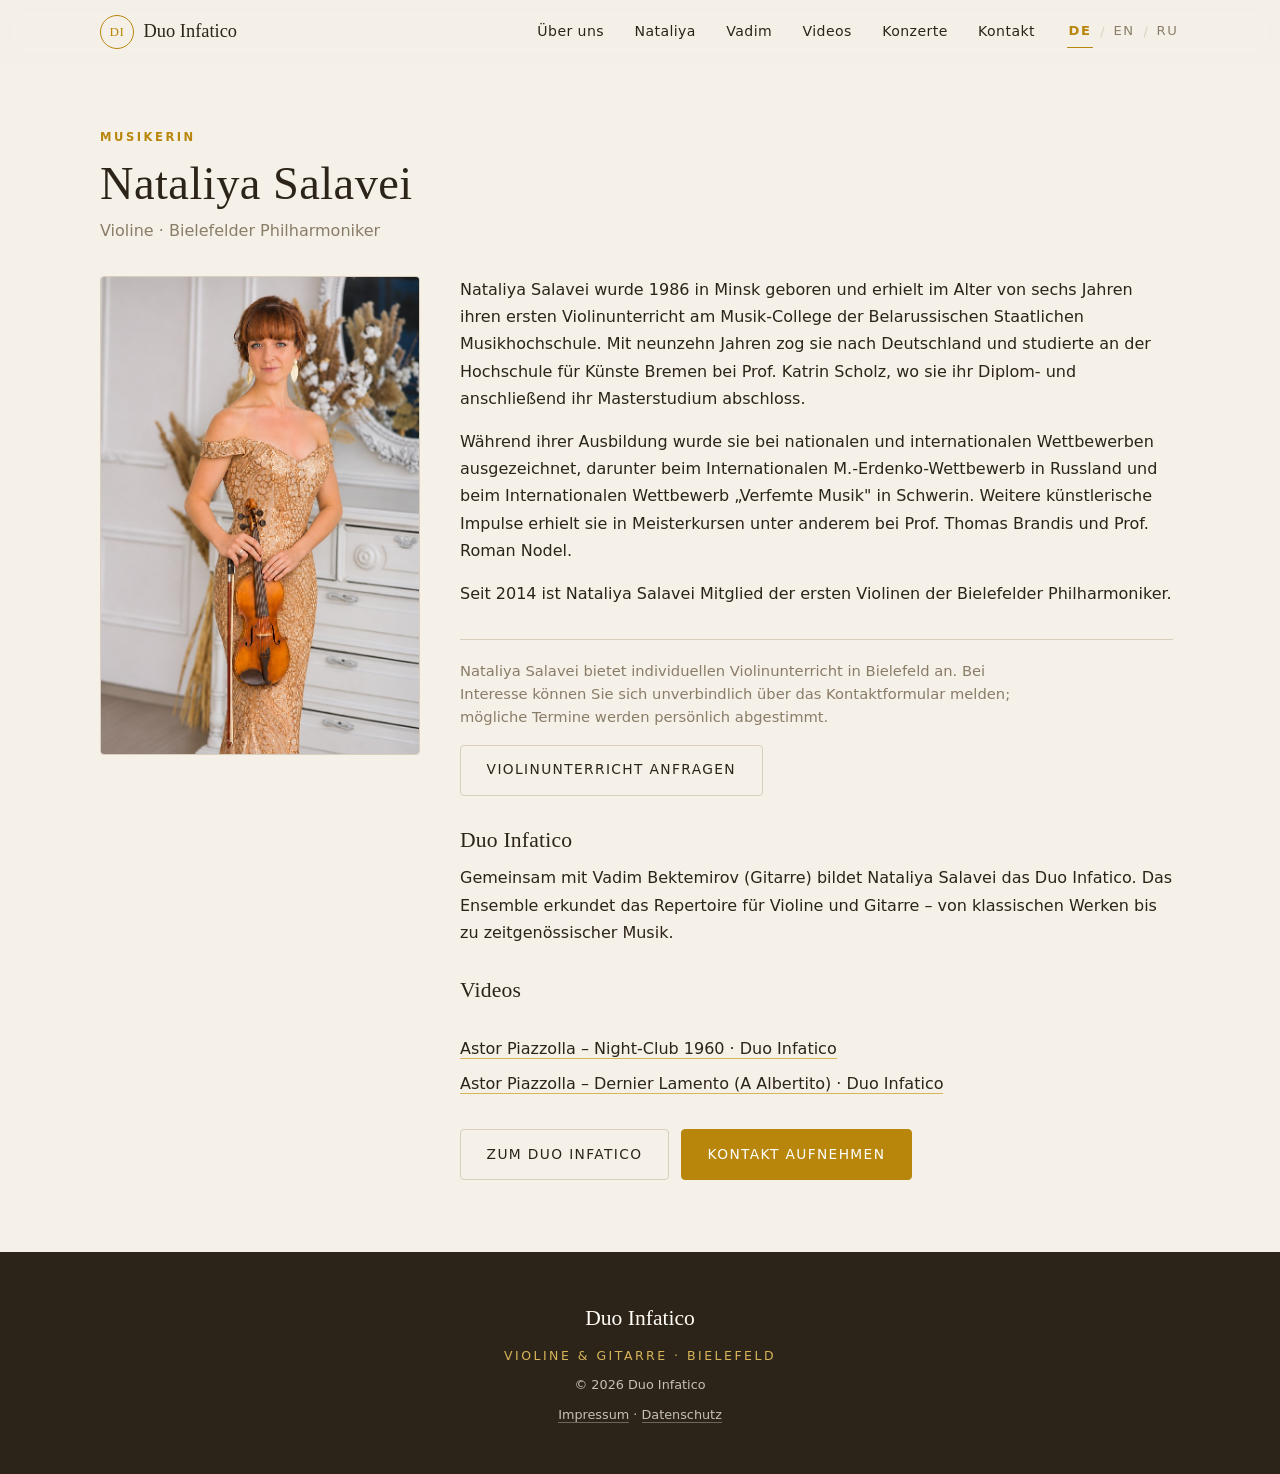
<file: nataliya-salavei/index.html>
<!DOCTYPE html>
<html lang="de">
<head>
<meta charset="UTF-8">
<meta name="viewport" content="width=device-width, initial-scale=1.0">
<title>Nataliya Salavei – Violinistin in Bielefeld | Duo Infatico</title>
<meta name="description" content="Nataliya Salavei – Violinistin in Bielefeld, Mitglied der ersten Violinen der Bielefelder Philharmoniker und Mitgründerin des Duo Infatico.">
<meta name="robots" content="index, follow">
<meta name="color-scheme" content="light">
<meta name="theme-color" content="#f5f0e8">
<link rel="canonical" href="https://www.infatico-duo.de/nataliya-salavei/">
<meta property="og:url" content="https://www.infatico-duo.de/nataliya-salavei/">
<meta property="og:title" content="Nataliya Salavei – Duo Infatico">
<meta property="og:description" content="Nataliya Salavei – Violinistin in Bielefeld, Mitglied der ersten Violinen der Bielefelder Philharmoniker und Mitgründerin des Duo Infatico.">
<meta property="og:type" content="profile">
<meta property="og:image" content="https://www.infatico-duo.de/images/portrait-1@2x.jpg">
<link rel="icon" href="../images/hero.svg" type="image/svg+xml">
<link rel="stylesheet" href="../style.css">
<script type="application/ld+json">
{
  "@context": "https://schema.org",
  "@graph": [
    {
      "@type": "Person",
      "@id": "https://www.infatico-duo.de/#nataliya",
      "name": "Nataliya Salavei",
      "url": "https://www.infatico-duo.de/nataliya-salavei/",
      "jobTitle": "Violinistin",
      "description": "Nataliya Salavei – Violinistin in Bielefeld, Mitglied der ersten Violinen der Bielefelder Philharmoniker und Mitgründerin des Duo Infatico.",
      "image": "https://www.infatico-duo.de/images/portrait-1@2x.jpg",
      "memberOf": {
        "@id": "https://www.infatico-duo.de/#duo"
      },
      "affiliation": {
        "@type": "Organization",
        "name": "Bielefelder Philharmoniker"
      }
    },
    {
      "@type": "BreadcrumbList",
      "itemListElement": [
        {
          "@type": "ListItem",
          "position": 1,
          "name": "Startseite",
          "item": "https://www.infatico-duo.de/"
        },
        {
          "@type": "ListItem",
          "position": 2,
          "name": "Nataliya Salavei",
          "item": "https://www.infatico-duo.de/nataliya-salavei/"
        }
      ]
    }
  ]
}
</script>
</head>
<body data-static-title>

<a class="skip-link" href="#main" data-de="Zum Inhalt springen" data-en="Skip to content" data-ru="Перейти к содержанию">Zum Inhalt springen</a>

<header class="site-header" id="site-header">
  <div class="wrap header-inner">
    <a class="brand" href="../index.html">
      <span class="brand-mark">DI</span>
      <span class="brand-name">Duo Infatico</span>
    </a>
    <button class="nav-toggle" id="nav-toggle" type="button" aria-expanded="false" aria-controls="primary-nav" aria-label="Menü öffnen">
      <span class="nav-toggle-bar"></span><span class="nav-toggle-bar"></span><span class="nav-toggle-bar"></span>
    </button>
    <nav class="primary-nav" id="primary-nav" aria-label="Hauptnavigation">
      <ul>
        <li><a href="../index.html#about" data-de="Über uns" data-en="About" data-ru="О нас">Über uns</a></li>
        <li><a href="../nataliya-salavei/" data-de="Nataliya" data-en="Nataliya" data-ru="Наталия">Nataliya</a></li>
        <li><a href="../vadim-bektemirov/" data-de="Vadim" data-en="Vadim" data-ru="Вадим">Vadim</a></li>
        <li><a href="../index.html#videos" data-de="Videos" data-en="Videos" data-ru="Видео">Videos</a></li>
        <li><a href="../index.html#konzerte" data-de="Konzerte" data-en="Concerts" data-ru="Концерты">Konzerte</a></li>
        <li><a href="../index.html#kontakt" data-de="Kontakt" data-en="Contact" data-ru="Контакты">Kontakt</a></li>
      </ul>
      <div class="lang-switch" role="group" aria-label="Sprache / Language / Язык">
        <button type="button" class="lang-btn is-active" data-lang="de" lang="de" aria-pressed="true">DE</button>
        <span class="lang-sep" aria-hidden="true">/</span>
        <button type="button" class="lang-btn" data-lang="en" lang="en" aria-pressed="false">EN</button>
        <span class="lang-sep" aria-hidden="true">/</span>
        <button type="button" class="lang-btn" data-lang="ru" lang="ru" aria-pressed="false">RU</button>
      </div>
    </nav>
  </div>
</header>

<main id="main">
  <section class="section profile-head">
    <div class="wrap">
      <p class="section-kicker" data-de="Musikerin" data-en="Musician" data-ru="Музыкант">Musikerin</p>
      <h1 class="section-title">Nataliya Salavei</h1>
      <p class="profile-role"><span data-de="Violine · Bielefelder Philharmoniker" data-en="Violin · Bielefeld Philharmonic" data-ru="Скрипка · Билефельдский филармонический оркестр">Violine · Bielefelder Philharmoniker</span></p>

      <div class="profile-grid">
        <img class="profile-photo" src="../images/portrait-1.jpg" alt="Nataliya Salavei mit Violine" width="1024" height="1536" loading="lazy">
        <div class="profile-text">
          <p data-de="Nataliya Salavei wurde 1986 in Minsk geboren und erhielt im Alter von sechs Jahren ihren ersten Violinunterricht am Musik-College der Belarussischen Staatlichen Musikhochschule. Mit neunzehn Jahren zog sie nach Deutschland und studierte an der Hochschule für Künste Bremen bei Prof. Katrin Scholz, wo sie ihr Diplom- und anschließend ihr Masterstudium abschloss." data-en="Nataliya Salavei was born in Minsk in 1986 and began studying the violin at the age of six at the Music College of the Belarusian State Academy of Music. At nineteen she moved to Germany and continued her studies at the University of the Arts Bremen with Prof. Katrin Scholz, completing both her diploma and master's degree." data-ru="Наталия Салавей родилась в 1986 году в Минске и начала заниматься скрипкой в возрасте шести лет в музыкальном колледже Белорусской государственной академии музыки. В девятнадцать лет она переехала в Германию и продолжила обучение в Высшей школе искусств Бремена у профессора Катрин Шольц, где окончила дипломный курс, а затем магистратуру.">Nataliya Salavei wurde 1986 in Minsk geboren und erhielt im Alter von sechs Jahren ihren ersten Violinunterricht am Musik-College der Belarussischen Staatlichen Musikhochschule. Mit neunzehn Jahren zog sie nach Deutschland und studierte an der Hochschule für Künste Bremen bei Prof. Katrin Scholz, wo sie ihr Diplom- und anschließend ihr Masterstudium abschloss.</p>
            <p data-de="Während ihrer Ausbildung wurde sie bei nationalen und internationalen Wettbewerben ausgezeichnet, darunter beim Internationalen M.-Erdenko-Wettbewerb in Russland und beim Internationalen Wettbewerb „Verfemte Musik&quot; in Schwerin. Weitere künstlerische Impulse erhielt sie in Meisterkursen unter anderem bei Prof. Thomas Brandis und Prof. Roman Nodel." data-en="During her studies she received awards at national and international competitions, including the International M. Erdenko Competition in Russia and the International &quot;Verfemte Musik&quot; Competition in Schwerin. She also gained further artistic inspiration through masterclasses with, among others, Prof. Thomas Brandis and Prof. Roman Nodel." data-ru="Во время учёбы Наталия была отмечена наградами на национальных и международных конкурсах, среди которых Международный конкурс имени М. Эрденко в России и Международный конкурс &quot;Verfemte Musik&quot; в Шверине. Дополнительный художественный опыт она получила на мастер-классах, в том числе у профессоров Томаса Брандиса и Романа Ноделя.">Während ihrer Ausbildung wurde sie bei nationalen und internationalen Wettbewerben ausgezeichnet, darunter beim Internationalen M.-Erdenko-Wettbewerb in Russland und beim Internationalen Wettbewerb „Verfemte Musik" in Schwerin. Weitere künstlerische Impulse erhielt sie in Meisterkursen unter anderem bei Prof. Thomas Brandis und Prof. Roman Nodel.</p>
            <p data-de="Seit 2014 ist Nataliya Salavei Mitglied der ersten Violinen der Bielefelder Philharmoniker." data-en="Since 2014, Nataliya Salavei has been a member of the first violin section of the Bielefeld Philharmonic." data-ru="С 2014 года Наталия Салавей играет в группе первых скрипок Билефельдского филармонического оркестра.">Seit 2014 ist Nataliya Salavei Mitglied der ersten Violinen der Bielefelder Philharmoniker.</p>
          <div class="profile-lesson">
            <p class="profile-lesson-text"
               data-de="Nataliya Salavei bietet individuellen Violinunterricht in Bielefeld an. Bei Interesse können Sie sich unverbindlich über das Kontaktformular melden; mögliche Termine werden persönlich abgestimmt."
               data-en="Nataliya Salavei offers individual violin tuition in Bielefeld. If you are interested, you are welcome to get in touch through the contact form without obligation; possible lesson times are arranged individually."
               data-ru="Наталия Соловей предлагает индивидуальные занятия по скрипке в Билефельде. Если вас это заинтересовало, вы можете без обязательств связаться с ней через контактную форму; время занятий согласовывается индивидуально.">
              Nataliya Salavei bietet individuellen Violinunterricht in Bielefeld an. Bei Interesse können Sie sich unverbindlich über das Kontaktformular melden; mögliche Termine werden persönlich abgestimmt.
            </p>
            <p class="profile-lesson-action">
              <a class="btn btn-ghost" href="../index.html?topic=violine#kontakt"
                 data-de="Violinunterricht anfragen" data-en="Enquire about violin lessons" data-ru="Запросить занятия скрипкой">Violinunterricht anfragen</a>
            </p>
          </div>

<h2 class="section-title" style="font-size:1.35rem;margin:2rem 0 .75rem;">Duo Infatico</h2>
          <p data-de="Gemeinsam mit Vadim Bektemirov (Gitarre) bildet Nataliya Salavei das Duo Infatico. Das Ensemble erkundet das Repertoire für Violine und Gitarre – von klassischen Werken bis zu zeitgenössischer Musik." data-en="Together with Vadim Bektemirov (guitar) Nataliya Salavei forms Duo Infatico. The ensemble explores the repertoire for violin and guitar, from classical works to contemporary music." data-ru="Вместе с Вадимом Бектемировым (гитара) Наталия Салавей составляет Duo Infatico. Ансамбль исследует репертуар для скрипки и гитары — от классических произведений до современной музыки.">Gemeinsam mit Vadim Bektemirov (Gitarre) bildet Nataliya Salavei das Duo Infatico. Das Ensemble erkundet das Repertoire für Violine und Gitarre – von klassischen Werken bis zu zeitgenössischer Musik.</p>
          <h2 class="section-title" style="font-size:1.35rem;margin:2rem 0 .75rem;">Videos</h2>
          <ul class="profile-videos">
            <li><a href="https://youtu.be/3-nuhrhDwJM" target="_blank" rel="noopener">Astor Piazzolla – Night-Club 1960 · Duo Infatico</a></li>
            <li><a href="https://youtu.be/0qjQbXp1tys" target="_blank" rel="noopener">Astor Piazzolla – Dernier Lamento (A Albertito) · Duo Infatico</a></li>
          </ul>
          <div class="profile-actions">
            <a class="btn btn-ghost" href="../index.html#about" data-de="Zum Duo Infatico" data-en="To Duo Infatico" data-ru="К дуэту Duo Infatico">Zum Duo Infatico</a>
            <a class="btn btn-primary" href="../index.html#kontakt" data-de="Kontakt aufnehmen" data-en="Get in touch" data-ru="Связаться">Kontakt aufnehmen</a>
          </div>
        </div>
      </div>
    </div>
  </section>
</main>

<footer class="site-footer">
  <div class="wrap footer-inner">
    <p class="footer-brand">Duo Infatico</p>
    <p class="footer-line" data-de="Violine &amp; Gitarre · Bielefeld" data-en="Violin &amp; Guitar · Bielefeld" data-ru="Скрипка и гитара · Билефельд">Violine &amp; Gitarre · Bielefeld</p>
    <p class="footer-copy">© <span id="year">2025</span> Duo Infatico</p>
    <p class="footer-links">
      <a href="../impressum.html" data-de="Impressum" data-en="Imprint" data-ru="Импрессум">Impressum</a>
      ·
      <a href="../datenschutz.html" data-de="Datenschutz" data-en="Privacy" data-ru="Конфиденциальность">Datenschutz</a>
    </p>
  </div>
</footer>

<script src="../script.js"></script>
</body>
</html>
</file>
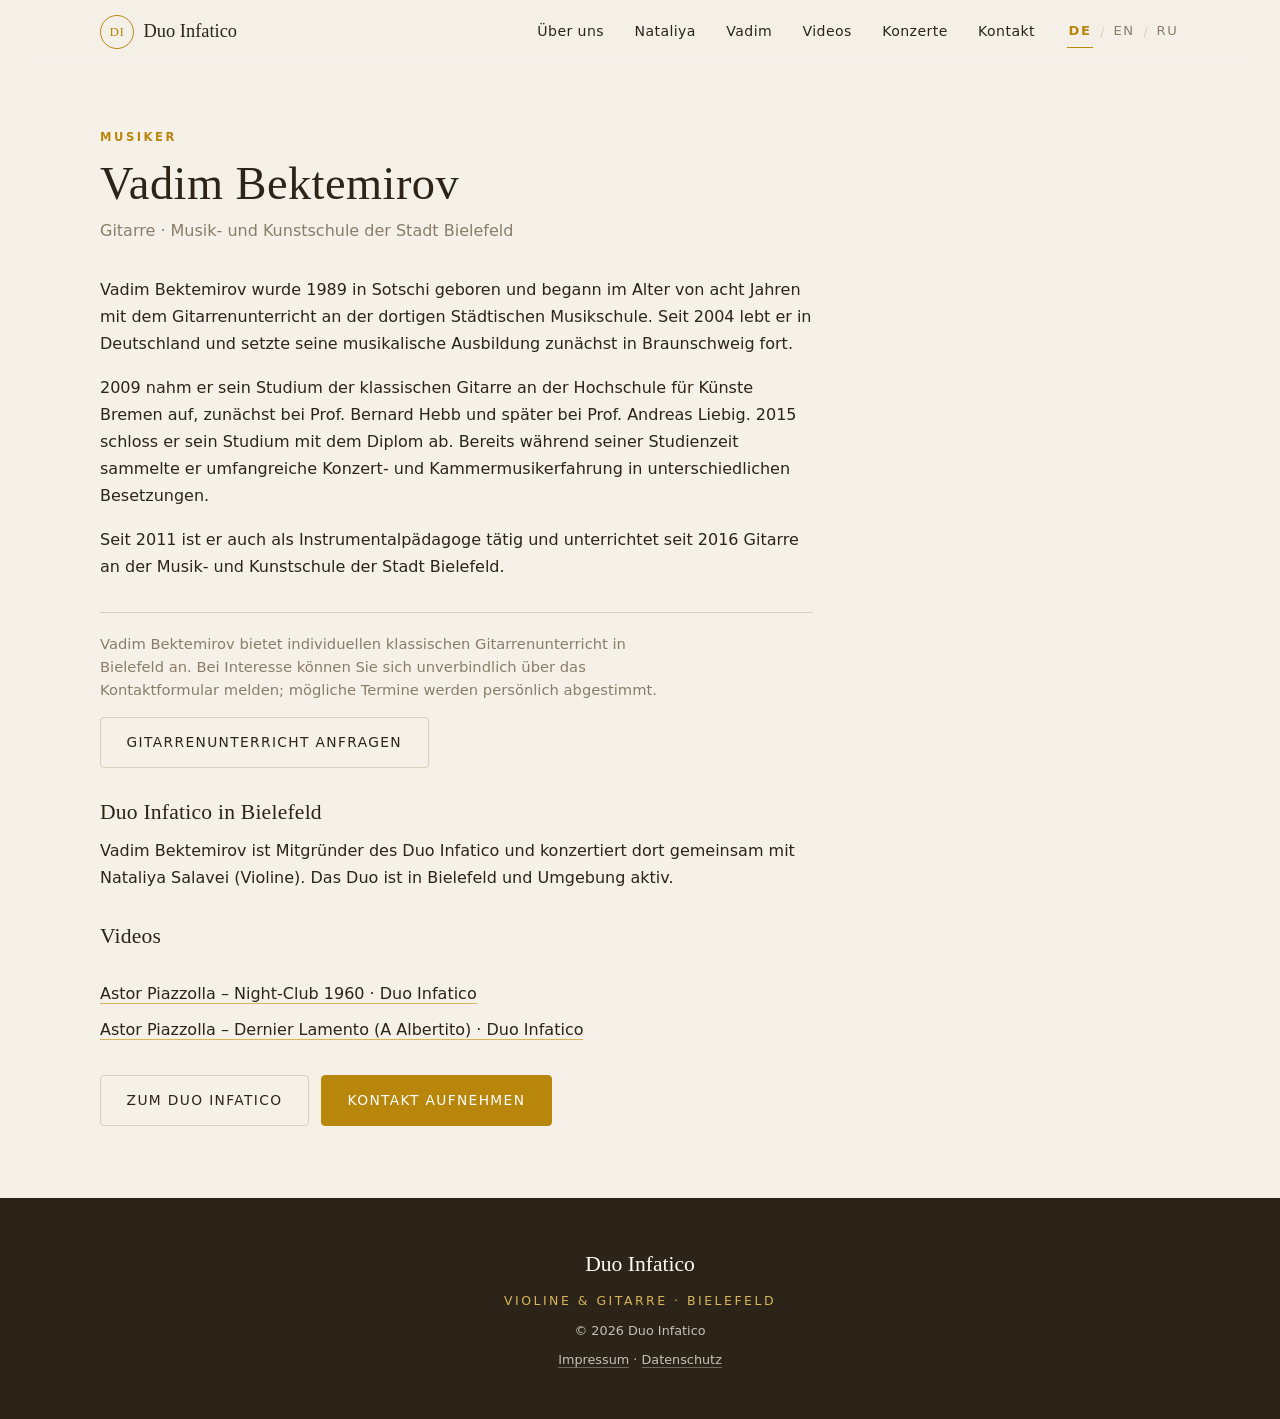
<file: vadim-bektemirov/index.html>
<!DOCTYPE html>
<html lang="de">
<head>
<meta charset="UTF-8">
<meta name="viewport" content="width=device-width, initial-scale=1.0">
<title>Vadim Bektemirov – klassischer Gitarrist und Gitarrenpädagoge in Bielefeld</title>
<meta name="description" content="Vadim Bektemirov – klassischer Gitarrist und Gitarrenpädagoge in Bielefeld. Er unterrichtet an der Musik- und Kunstschule der Stadt Bielefeld und ist Mitgründer des Duo Infatico.">
<meta name="robots" content="index, follow">
<meta name="color-scheme" content="light">
<meta name="theme-color" content="#f5f0e8">
<link rel="canonical" href="https://www.infatico-duo.de/vadim-bektemirov/">
<meta property="og:url" content="https://www.infatico-duo.de/vadim-bektemirov/">
<meta property="og:title" content="Vadim Bektemirov – Duo Infatico">
<meta property="og:description" content="Vadim Bektemirov – klassischer Gitarrist und Gitarrenpädagoge in Bielefeld. Er unterrichtet an der Musik- und Kunstschule der Stadt Bielefeld und ist Mitgründer des Duo Infatico.">
<meta property="og:type" content="profile">
<link rel="icon" href="../images/hero.svg" type="image/svg+xml">
<link rel="stylesheet" href="../style.css">
<script type="application/ld+json">
{
  "@context": "https://schema.org",
  "@graph": [
    {
      "@type": "Person",
      "@id": "https://www.infatico-duo.de/#vadim",
      "name": "Vadim Bektemirov",
      "url": "https://www.infatico-duo.de/vadim-bektemirov/",
      "jobTitle": "Klassischer Gitarrist und Gitarrenpädagoge",
      "description": "Vadim Bektemirov – klassischer Gitarrist und Gitarrenpädagoge in Bielefeld. Er unterrichtet an der Musik- und Kunstschule der Stadt Bielefeld und ist Mitgründer des Duo Infatico.",
      "memberOf": {
        "@id": "https://www.infatico-duo.de/#duo"
      },
      "affiliation": {
        "@type": "Organization",
        "name": "Musik- und Kunstschule der Stadt Bielefeld"
      },
      "sameAs": [
        "https://www.youtube.com/@vadimbektemirov8986",
        "https://www.muku-bielefeld.de/portfolio/vadim-bektemirov/"
      ]
    },
    {
      "@type": "BreadcrumbList",
      "itemListElement": [
        {
          "@type": "ListItem",
          "position": 1,
          "name": "Startseite",
          "item": "https://www.infatico-duo.de/"
        },
        {
          "@type": "ListItem",
          "position": 2,
          "name": "Vadim Bektemirov",
          "item": "https://www.infatico-duo.de/vadim-bektemirov/"
        }
      ]
    }
  ]
}
</script>
</head>
<body data-static-title>

<a class="skip-link" href="#main" data-de="Zum Inhalt springen" data-en="Skip to content" data-ru="Перейти к содержанию">Zum Inhalt springen</a>

<header class="site-header" id="site-header">
  <div class="wrap header-inner">
    <a class="brand" href="../index.html">
      <span class="brand-mark">DI</span>
      <span class="brand-name">Duo Infatico</span>
    </a>
    <button class="nav-toggle" id="nav-toggle" type="button" aria-expanded="false" aria-controls="primary-nav" aria-label="Menü öffnen">
      <span class="nav-toggle-bar"></span><span class="nav-toggle-bar"></span><span class="nav-toggle-bar"></span>
    </button>
    <nav class="primary-nav" id="primary-nav" aria-label="Hauptnavigation">
      <ul>
        <li><a href="../index.html#about" data-de="Über uns" data-en="About" data-ru="О нас">Über uns</a></li>
        <li><a href="../nataliya-salavei/" data-de="Nataliya" data-en="Nataliya" data-ru="Наталия">Nataliya</a></li>
        <li><a href="../vadim-bektemirov/" data-de="Vadim" data-en="Vadim" data-ru="Вадим">Vadim</a></li>
        <li><a href="../index.html#videos" data-de="Videos" data-en="Videos" data-ru="Видео">Videos</a></li>
        <li><a href="../index.html#konzerte" data-de="Konzerte" data-en="Concerts" data-ru="Концерты">Konzerte</a></li>
        <li><a href="../index.html#kontakt" data-de="Kontakt" data-en="Contact" data-ru="Контакты">Kontakt</a></li>
      </ul>
      <div class="lang-switch" role="group" aria-label="Sprache / Language / Язык">
        <button type="button" class="lang-btn is-active" data-lang="de" lang="de" aria-pressed="true">DE</button>
        <span class="lang-sep" aria-hidden="true">/</span>
        <button type="button" class="lang-btn" data-lang="en" lang="en" aria-pressed="false">EN</button>
        <span class="lang-sep" aria-hidden="true">/</span>
        <button type="button" class="lang-btn" data-lang="ru" lang="ru" aria-pressed="false">RU</button>
      </div>
    </nav>
  </div>
</header>

<main id="main">
  <section class="section profile-head">
    <div class="wrap">
      <p class="section-kicker" data-de="Musiker" data-en="Musician" data-ru="Музыкант">Musiker</p>
      <h1 class="section-title">Vadim Bektemirov</h1>
      <p class="profile-role"><span data-de="Gitarre · Musik- und Kunstschule der Stadt Bielefeld" data-en="Guitar · Bielefeld Municipal Music and Art School" data-ru="Гитара · Музыкально-художественная школа города Билефельда">Gitarre · Musik- und Kunstschule der Stadt Bielefeld</span></p>

      <div class="profile-grid profile-grid--single">
        
        <div class="profile-text">
          <p data-de="Vadim Bektemirov wurde 1989 in Sotschi geboren und begann im Alter von acht Jahren mit dem Gitarrenunterricht an der dortigen Städtischen Musikschule. Seit 2004 lebt er in Deutschland und setzte seine musikalische Ausbildung zunächst in Braunschweig fort." data-en="Vadim Bektemirov was born in Sochi in 1989 and began studying the guitar at the age of eight at the city's municipal music school. He has lived in Germany since 2004, initially continuing his musical education in Braunschweig." data-ru="Вадим Бектемиров родился в 1989 году в Сочи и начал заниматься гитарой в возрасте восьми лет в городской музыкальной школе. С 2004 года живёт в Германии, где продолжил музыкальное образование сначала в Брауншвейге.">Vadim Bektemirov wurde 1989 in Sotschi geboren und begann im Alter von acht Jahren mit dem Gitarrenunterricht an der dortigen Städtischen Musikschule. Seit 2004 lebt er in Deutschland und setzte seine musikalische Ausbildung zunächst in Braunschweig fort.</p>
            <p data-de="2009 nahm er sein Studium der klassischen Gitarre an der Hochschule für Künste Bremen auf, zunächst bei Prof. Bernard Hebb und später bei Prof. Andreas Liebig. 2015 schloss er sein Studium mit dem Diplom ab. Bereits während seiner Studienzeit sammelte er umfangreiche Konzert- und Kammermusikerfahrung in unterschiedlichen Besetzungen." data-en="In 2009 he began studying classical guitar at the University of the Arts Bremen, first with Prof. Bernard Hebb and later with Prof. Andreas Liebig. He graduated with a diploma in 2015. During his studies he gained extensive concert and chamber-music experience in a variety of ensembles." data-ru="В 2009 году поступил в Высшую школу искусств Бремена на отделение классической гитары, где занимался сначала у профессора Бернарда Хебба, а затем у профессора Андреаса Либига. В 2015 году окончил обучение с дипломом. Уже в студенческие годы приобрёл значительный концертный и камерный опыт, выступая в различных составах.">2009 nahm er sein Studium der klassischen Gitarre an der Hochschule für Künste Bremen auf, zunächst bei Prof. Bernard Hebb und später bei Prof. Andreas Liebig. 2015 schloss er sein Studium mit dem Diplom ab. Bereits während seiner Studienzeit sammelte er umfangreiche Konzert- und Kammermusikerfahrung in unterschiedlichen Besetzungen.</p>
            <p data-de="Seit 2011 ist er auch als Instrumentalpädagoge tätig und unterrichtet seit 2016 Gitarre an der Musik- und Kunstschule der Stadt Bielefeld." data-en="Alongside his performing career, he has been active as an instrumental teacher since 2011 and has taught guitar at the Bielefeld Municipal Music and Art School since 2016." data-ru="Наряду с концертной деятельностью с 2011 года занимается инструментальной педагогикой, а с 2016 года преподаёт гитару в Музыкально-художественной школе города Билефельда.">Seit 2011 ist er auch als Instrumentalpädagoge tätig und unterrichtet seit 2016 Gitarre an der Musik- und Kunstschule der Stadt Bielefeld.</p>
          <div class="profile-lesson">
            <p class="profile-lesson-text"
               data-de="Vadim Bektemirov bietet individuellen klassischen Gitarrenunterricht in Bielefeld an. Bei Interesse können Sie sich unverbindlich über das Kontaktformular melden; mögliche Termine werden persönlich abgestimmt."
               data-en="Vadim Bektemirov offers individual classical guitar tuition in Bielefeld. If you are interested, you are welcome to get in touch through the contact form without obligation; possible lesson times are arranged individually."
               data-ru="Вадим Бектемиров предлагает индивидуальные занятия по классической гитаре в Билефельде. Если вас это заинтересовало, вы можете без обязательств связаться с ним через контактную форму; время занятий согласовывается индивидуально.">
              Vadim Bektemirov bietet individuellen klassischen Gitarrenunterricht in Bielefeld an. Bei Interesse können Sie sich unverbindlich über das Kontaktformular melden; mögliche Termine werden persönlich abgestimmt.
            </p>
            <p class="profile-lesson-action">
              <a class="btn btn-ghost" href="../index.html?topic=gitarre#kontakt"
                 data-de="Gitarrenunterricht anfragen" data-en="Enquire about guitar lessons" data-ru="Запросить занятия гитарой">Gitarrenunterricht anfragen</a>
            </p>
          </div>

<h2 class="section-title" style="font-size:1.35rem;margin:2rem 0 .75rem;">Duo Infatico in Bielefeld</h2>
          <p data-de="Vadim Bektemirov ist Mitgründer des Duo Infatico und konzertiert dort gemeinsam mit Nataliya Salavei (Violine). Das Duo ist in Bielefeld und Umgebung aktiv." data-en="Vadim Bektemirov is a co-founder of Duo Infatico and performs there together with Nataliya Salavei (violin). The duo is active in Bielefeld and the surrounding area." data-ru="Вадим Бектемиров — один из основателей Duo Infatico, выступает в нём вместе с Наталией Салавей (скрипка). Дуэт работает в Билефельде и его окрестностях.">Vadim Bektemirov ist Mitgründer des Duo Infatico und konzertiert dort gemeinsam mit Nataliya Salavei (Violine). Das Duo ist in Bielefeld und Umgebung aktiv.</p>
          <h2 class="section-title" style="font-size:1.35rem;margin:2rem 0 .75rem;">Videos</h2>
          <ul class="profile-videos">
            <li><a href="https://youtu.be/3-nuhrhDwJM" target="_blank" rel="noopener">Astor Piazzolla – Night-Club 1960 · Duo Infatico</a></li>
            <li><a href="https://youtu.be/0qjQbXp1tys" target="_blank" rel="noopener">Astor Piazzolla – Dernier Lamento (A Albertito) · Duo Infatico</a></li>
          </ul>
          <div class="profile-actions">
            <a class="btn btn-ghost" href="../index.html#about" data-de="Zum Duo Infatico" data-en="To Duo Infatico" data-ru="К дуэту Duo Infatico">Zum Duo Infatico</a>
            <a class="btn btn-primary" href="../index.html#kontakt" data-de="Kontakt aufnehmen" data-en="Get in touch" data-ru="Связаться">Kontakt aufnehmen</a>
          </div>
        </div>
      </div>
    </div>
  </section>
</main>

<footer class="site-footer">
  <div class="wrap footer-inner">
    <p class="footer-brand">Duo Infatico</p>
    <p class="footer-line" data-de="Violine &amp; Gitarre · Bielefeld" data-en="Violin &amp; Guitar · Bielefeld" data-ru="Скрипка и гитара · Билефельд">Violine &amp; Gitarre · Bielefeld</p>
    <p class="footer-copy">© <span id="year">2025</span> Duo Infatico</p>
    <p class="footer-links">
      <a href="../impressum.html" data-de="Impressum" data-en="Imprint" data-ru="Импрессум">Impressum</a>
      ·
      <a href="../datenschutz.html" data-de="Datenschutz" data-en="Privacy" data-ru="Конфиденциальность">Datenschutz</a>
    </p>
  </div>
</footer>

<script src="../script.js"></script>
</body>
</html>
</file>
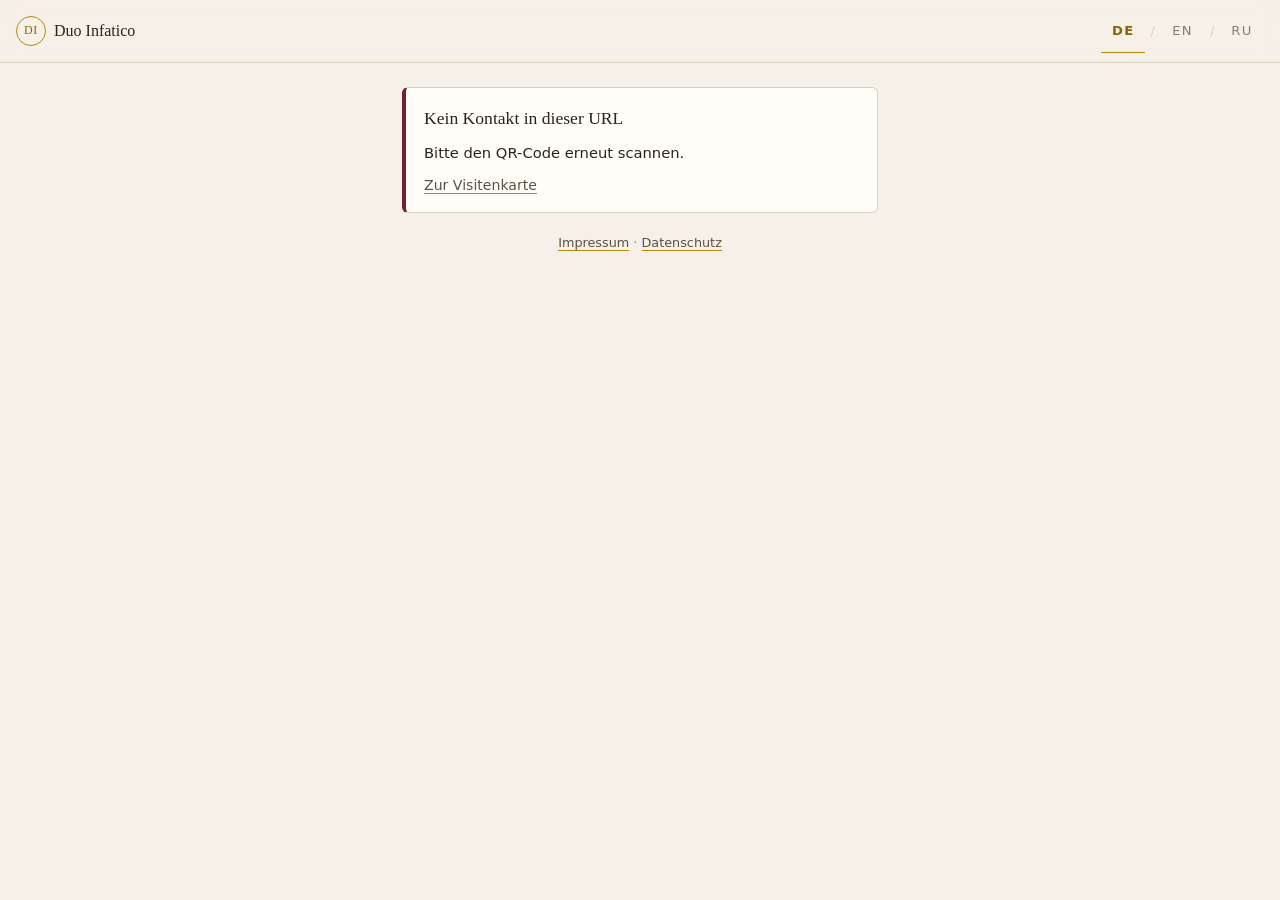
<file: card/contact/index.html>
<!DOCTYPE html>
<html lang="de">
<head>
<meta charset="UTF-8">
<meta name="viewport" content="width=device-width, initial-scale=1.0, viewport-fit=cover">
<title>Duo Infatico – Kontakt speichern</title>
<meta name="robots" content="noindex, nofollow, noarchive">
<meta name="color-scheme" content="light">
<meta name="theme-color" content="#f5f0e8">
<link rel="icon" href="../icons/icon.svg" type="image/svg+xml">
<link rel="stylesheet" href="../card.css">
<link rel="canonical" href="https://www.infatico-duo.de/card/contact/">
</head>
<body class="page page-form">

<a class="skip-link" href="#contact" data-de="Zum Inhalt springen" data-en="Skip to content" data-ru="Перейти к содержанию">Zum Inhalt springen</a>

<div class="topbar">
  <span class="topbar-brand">
    <span class="monogram monogram-sm" aria-hidden="true">DI</span>
    <span class="topbar-text">Duo Infatico</span>
  </span>

  <div class="lang-switch" role="group" aria-label="Sprache / Language / Язык">
    <button type="button" class="lang-btn is-active" data-lang="de" lang="de" aria-pressed="true">DE</button>
    <span class="lang-sep" aria-hidden="true">/</span>
    <button type="button" class="lang-btn" data-lang="en" lang="en" aria-pressed="false">EN</button>
    <span class="lang-sep" aria-hidden="true">/</span>
    <button type="button" class="lang-btn" data-lang="ru" lang="ru" aria-pressed="false">RU</button>
  </div>
</div>

<main class="page-inner" id="contact">

  <!-- Fehlerfall: kein oder ungültiger Kontakt im Fragment -->
  <section class="notice notice-error" id="error" hidden>
    <p class="notice-title" data-de="Kein Kontakt in dieser URL" data-en="No contact in this URL" data-ru="В этой ссылке нет контакта">Kein Kontakt in dieser URL</p>
    <p data-de="Bitte den QR-Code erneut scannen." data-en="Please scan the QR code again." data-ru="Пожалуйста, отсканируйте QR-код ещё раз.">Bitte den QR-Code erneut scannen.</p>
    <p><a class="link-quiet" href="../" data-de="Zur Visitenkarte" data-en="To the business card" data-ru="К визитке">Zur Visitenkarte</a></p>
  </section>

  <!-- Kontaktansicht -->
  <section id="contact-view" hidden>

    <p class="contact-kicker" data-de="Kontakt" data-en="Contact" data-ru="Контакт">Kontakt</p>
    <h1 class="page-title" id="contact-name"></h1>
    <p class="contact-instrument" id="contact-instrument"></p>

    <dl class="contact-list">
      <div>
        <dt data-de="Telefon" data-en="Phone" data-ru="Телефон">Telefon</dt>
        <dd id="contact-phone"></dd>
      </div>
      <div>
        <dt data-de="E-Mail" data-en="Email" data-ru="Email">E-Mail</dt>
        <dd id="contact-email"></dd>
      </div>
      <div>
        <dt data-de="Standort" data-en="Location" data-ru="Локация">Standort</dt>
        <dd id="contact-city"></dd>
      </div>
    </dl>

    <button class="btn btn-primary btn-big" type="button" id="save-vcf"
            data-de="Kontakt speichern" data-en="Save contact" data-ru="Сохранить контакт">Kontakt speichern</button>

    <div class="actions actions-2">
      <a class="btn" id="call" href="#"
         data-de="Anrufen" data-en="Call" data-ru="Позвонить">Anrufen</a>
      <a class="btn" id="mail" href="#"
         data-de="E-Mail schreiben" data-en="Send email" data-ru="Написать email">E-Mail schreiben</a>
    </div>

    <p class="status" id="status" role="status" aria-live="polite"></p>

    <p class="notice-hint"
       data-de="Auf dem iPhone lässt sich die Datei oft nicht direkt öffnen. Tippe danach auf die heruntergeladene Datei und wähle „In Kontakte öffnen“ – oder nutze die Schaltflächen Anrufen und E-Mail."
       data-en="On iPhone the file often cannot be opened directly. Afterwards tap the downloaded file and choose “Open in Contacts” – or use the Call and Email buttons."
       data-ru="На iPhone файл часто не открывается напрямую. После загрузки нажмите на файл и выберите «Открыть в Контактах» — либо используйте кнопки «Позвонить» и «Написать email».">Auf dem iPhone lässt sich die Datei oft nicht direkt öffnen. Tippe danach auf die heruntergeladene Datei und wähle „In Kontakte öffnen“ – oder nutze die Schaltflächen Anrufen und E-Mail.</p>

    <p class="privacy-note"
       data-de="Diese Seite sendet nichts an einen Server. Die Telefonnummer stand nur im Teil nach dem # der Adresse und wurde bereits aus der Adresszeile entfernt."
       data-en="This page does not send anything to a server. The phone number was only in the part after the # of the address and has already been removed from the address bar."
       data-ru="Эта страница ничего не отправляет на сервер. Номер телефона был только в части после # и уже удалён из адресной строки.">Diese Seite sendet nichts an einen Server. Die Telefonnummer stand nur im Teil nach dem # der Adresse und wurde bereits aus der Adresszeile entfernt.</p>

  </section>

  <footer class="legal-footer">
    <a href="../../impressum.html">Impressum</a> ·
    <a href="../../datenschutz.html">Datenschutz</a>
  </footer>

</main>

<script src="../i18n.js"></script>
<script src="../contact-data.js"></script>
<script src="contact.js"></script>
</body>
</html>
</file>
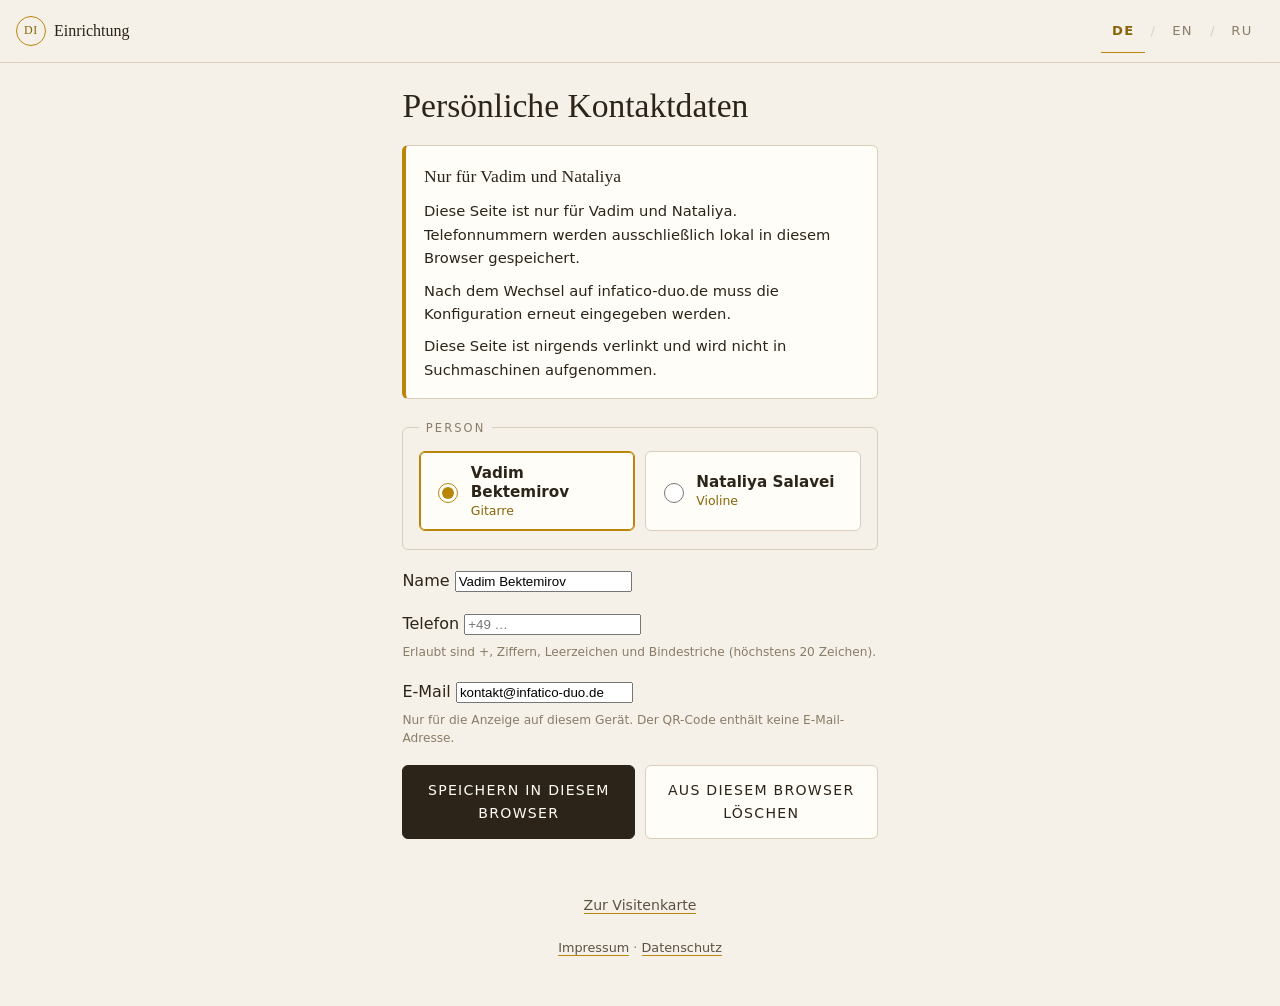
<file: card/setup/index.html>
<!DOCTYPE html>
<html lang="de">
<head>
<meta charset="UTF-8">
<meta name="viewport" content="width=device-width, initial-scale=1.0, viewport-fit=cover">
<title>Duo Infatico – Einrichtung</title>
<meta name="robots" content="noindex, nofollow, noarchive">
<meta name="color-scheme" content="light">
<meta name="theme-color" content="#f5f0e8">
<link rel="icon" href="../icons/icon.svg" type="image/svg+xml">
<link rel="stylesheet" href="../card.css">
<link rel="canonical" href="https://www.infatico-duo.de/card/setup/">
</head>
<body class="page page-form">

<a class="skip-link" href="#setup" data-de="Zum Inhalt springen" data-en="Skip to content" data-ru="Перейти к содержанию">Zum Inhalt springen</a>

<div class="topbar">
  <span class="topbar-brand">
    <span class="monogram monogram-sm" aria-hidden="true">DI</span>
    <span class="topbar-text" data-de="Einrichtung" data-en="Setup" data-ru="Настройка">Einrichtung</span>
  </span>

  <div class="lang-switch" role="group" aria-label="Sprache / Language / Язык">
    <button type="button" class="lang-btn is-active" data-lang="de" lang="de" aria-pressed="true">DE</button>
    <span class="lang-sep" aria-hidden="true">/</span>
    <button type="button" class="lang-btn" data-lang="en" lang="en" aria-pressed="false">EN</button>
    <span class="lang-sep" aria-hidden="true">/</span>
    <button type="button" class="lang-btn" data-lang="ru" lang="ru" aria-pressed="false">RU</button>
  </div>
</div>

<main class="page-inner" id="setup">

  <h1 class="page-title" data-de="Persönliche Kontaktdaten" data-en="Personal contact details" data-ru="Личные контактные данные">Persönliche Kontaktdaten</h1>

  <div class="notice notice-warn" role="note">
    <p class="notice-title" data-de="Nur für Vadim und Nataliya" data-en="For Vadim and Nataliya only" data-ru="Только для Вадима и Наталии">Nur für Vadim und Nataliya</p>
    <p data-de="Diese Seite ist nur für Vadim und Nataliya. Telefonnummern werden ausschließlich lokal in diesem Browser gespeichert." data-en="This page is for Vadim and Nataliya only. Phone numbers are stored exclusively in this browser." data-ru="Эта страница только для Вадима и Наталии. Номера телефонов сохраняются исключительно в этом браузере.">Diese Seite ist nur für Vadim und Nataliya. Telefonnummern werden ausschließlich lokal in diesem Browser gespeichert.</p>
    <p data-de="Nach dem Wechsel auf infatico-duo.de muss die Konfiguration erneut eingegeben werden." data-en="After switching to infatico-duo.de the configuration must be entered again." data-ru="После перехода на infatico-duo.de конфигурацию нужно ввести заново.">Nach dem Wechsel auf infatico-duo.de muss die Konfiguration erneut eingegeben werden.</p>
    <p data-de="Diese Seite ist nirgends verlinkt und wird nicht in Suchmaschinen aufgenommen." data-en="This page is not linked anywhere and is excluded from search engines." data-ru="Эта страница нигде не связана ссылками и исключена из поисковых систем.">Diese Seite ist nirgends verlinkt und wird nicht in Suchmaschinen aufgenommen.</p>
  </div>

  <form class="form" id="setup-form" novalidate>

    <fieldset class="fieldset">
      <legend data-de="Person" data-en="Person" data-ru="Человек">Person</legend>
      <div class="radio-row">
        <label class="radio">
          <input type="radio" name="profile" value="vadim" checked>
          <span class="radio-text">
            <strong>Vadim Bektemirov</strong>
            <em data-de="Gitarre" data-en="Guitar" data-ru="Гитара">Gitarre</em>
          </span>
        </label>
        <label class="radio">
          <input type="radio" name="profile" value="nataliya">
          <span class="radio-text">
            <strong>Nataliya Salavei</strong>
            <em data-de="Violine" data-en="Violin" data-ru="Скрипка">Violine</em>
          </span>
        </label>
      </div>
    </fieldset>

    <div class="field">
      <label for="setup-name" data-de="Name" data-en="Name" data-ru="Имя">Name</label>
      <input type="text" id="setup-name" name="name" maxlength="100" autocomplete="name"
             data-de-placeholder="Vor- und Nachname" data-en-placeholder="First and last name" data-ru-placeholder="Имя и фамилия"
             placeholder="Vor- und Nachname">
    </div>

    <div class="field">
      <label for="setup-phone" data-de="Telefon" data-en="Phone" data-ru="Телефон">Telefon</label>
      <input type="tel" id="setup-phone" name="phone" maxlength="20" inputmode="tel" autocomplete="tel"
             data-de-placeholder="+49 …" data-en-placeholder="+49 …" data-ru-placeholder="+49 …"
             placeholder="+49 …">
      <p class="field-hint" data-de="Erlaubt sind +, Ziffern, Leerzeichen und Bindestriche (höchstens 20 Zeichen)." data-en="Allowed: +, digits, spaces and hyphens (20 characters maximum)." data-ru="Допустимы +, цифры, пробелы и дефисы (не более 20 символов).">Erlaubt sind +, Ziffern, Leerzeichen und Bindestriche (höchstens 20 Zeichen).</p>
    </div>

    <div class="field">
      <label for="setup-email" data-de="E-Mail" data-en="Email" data-ru="Email">E-Mail</label>
      <input type="email" id="setup-email" name="email" maxlength="100" autocomplete="email">
      <p class="field-hint" data-de="Nur für die Anzeige auf diesem Gerät. Der QR-Code enthält keine E-Mail-Adresse." data-en="Only shown on this device. The QR code does not contain an email address." data-ru="Только для отображения на этом устройстве. QR-код не содержит email.">Nur für die Anzeige auf diesem Gerät. Der QR-Code enthält keine E-Mail-Adresse.</p>
    </div>

    <div class="actions">
      <button class="btn btn-primary" type="submit" id="setup-save"
              data-de="Speichern in diesem Browser" data-en="Save in this browser" data-ru="Сохранить в этом браузере">Speichern in diesem Browser</button>
      <button class="btn" type="button" id="setup-delete"
              data-de="Aus diesem Browser löschen" data-en="Delete from this browser" data-ru="Удалить из этого браузера">Aus diesem Browser löschen</button>
    </div>

    <p class="status" id="status" role="status" aria-live="polite"></p>
  </form>

  <section class="preview" id="preview" hidden>
    <h2 class="preview-title" data-de="Vorschau" data-en="Preview" data-ru="Предпросмотр">Vorschau</h2>
    <p class="preview-person" id="preview-person"></p>
    <div class="qr-frame qr-frame-preview">
      <canvas id="preview-canvas" width="296" height="296" role="img"
              data-de-aria="QR-Code Vorschau" data-en-aria="QR code preview" data-ru-aria="Предпросмотр QR-кода"
              aria-label="QR-Code Vorschau"></canvas>
    </div>
    <p class="qr-caption" id="preview-url"></p>
    <p class="preview-hint" data-de="Dieser QR-Code entsteht nur hier im Browser und wird nirgends gespeichert. Im Code stehen ausschließlich Profil und Telefonnummer – Name, Instrument, E-Mail und Ort kommen aus den öffentlichen Daten der Website." data-en="This QR code is created only in this browser and never stored. It contains just the profile and phone number – name, instrument, email and city come from the public website data." data-ru="Этот QR-код создаётся только в этом браузере и нигде не сохраняется. В нём только профиль и номер телефона — имя, инструмент, email и город берутся из публичных данных сайта.">Dieser QR-Code entsteht nur hier im Browser und wird nirgends gespeichert. Im Code stehen ausschließlich Profil und Telefonnummer – Name, Instrument, E-Mail und Ort kommen aus den öffentlichen Daten der Website.</p>
  </section>

  <p class="page-foot">
    <a class="link-quiet" href="../" data-de="Zur Visitenkarte" data-en="To the business card" data-ru="К визитке">Zur Visitenkarte</a>
  </p>

  <footer class="legal-footer">
    <a href="../../impressum.html">Impressum</a> ·
    <a href="../../datenschutz.html">Datenschutz</a>
  </footer>

</main>

<script src="../i18n.js"></script>
<script src="../contact-data.js"></script>
<script src="../qr.js"></script>
<script src="setup.js"></script>
</body>
</html>
</file>
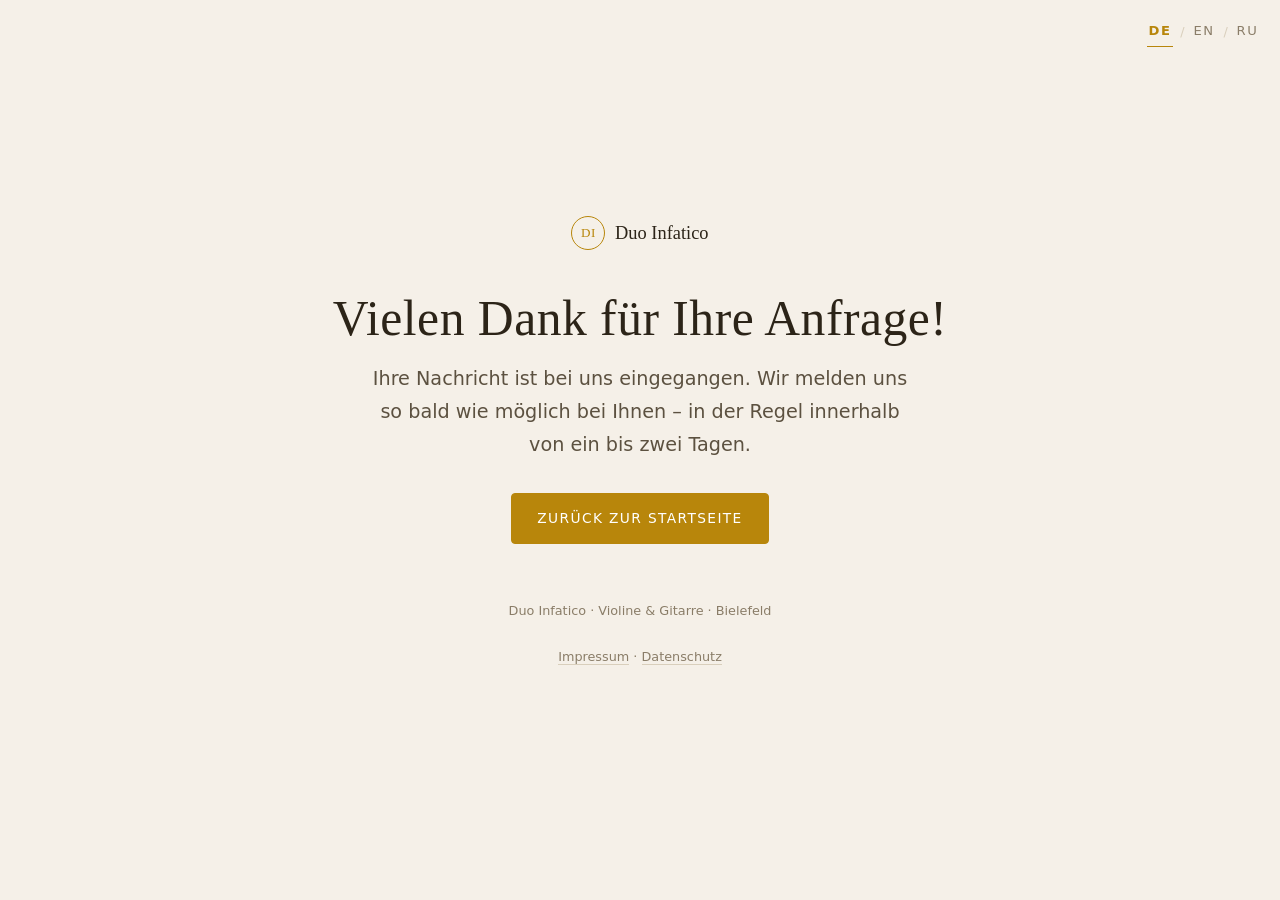
<file: danke.html>
<!DOCTYPE html>
<html lang="de">
<head>
<meta charset="UTF-8">
<meta name="viewport" content="width=device-width, initial-scale=1.0">
<title>Vielen Dank – Duo Infatico</title>
<meta name="robots" content="noindex, nofollow">
<meta name="color-scheme" content="light">
<meta name="theme-color" content="#f5f0e8">
<link rel="icon" href="images/hero.svg" type="image/svg+xml">
<link rel="stylesheet" href="style.css">
<style>
  /* Nur für diese Seite: zentrierte Anordnung, ohne style.css zu verändern */
  .danke-main {
    min-height: 100svh;
    display: flex;
    flex-direction: column;
    align-items: center;
    justify-content: center;
    text-align: center;
    padding: 3rem 1.25rem 4rem;
  }
  .danke-brand {
    display: inline-flex;
    align-items: center;
    gap: .6rem;
    margin-bottom: 2.5rem;
  }
  .danke-title {
    font-family: var(--font-serif);
    font-size: clamp(2rem, 8vw, 3.1rem);
    margin-bottom: 1rem;
  }
  .danke-text {
    max-width: 34rem;
    font-size: clamp(1.02rem, 3.4vw, 1.2rem);
    color: var(--text-soft);
    margin-bottom: 2rem;
  }
  .danke-lang {
    position: absolute;
    top: 1rem;
    right: 1.25rem;
  }
  .danke-footer {
    margin-top: 2.5rem;
    font-size: .8rem;
    color: var(--text-muted);
  }
  .danke-legal {
    margin-top: .5rem;
    font-size: .8rem;
    color: var(--text-muted);
  }
  .danke-legal a {
    border-bottom: 1px solid var(--line);
    transition: border-color var(--t-fast), color var(--t-fast);
  }
  .danke-legal a:hover,
  .danke-legal a:focus-visible {
    color: var(--text);
    border-color: var(--accent);
  }
</style>
<link rel="canonical" href="https://www.infatico-duo.de/danke.html">
<meta property="og:url" content="https://www.infatico-duo.de/danke.html">
</head>
<body data-static-title>

<header class="danke-lang">
  <div class="lang-switch" role="group" aria-label="Sprache / Language / Язык">
    <button type="button" class="lang-btn is-active" data-lang="de" lang="de" aria-pressed="true">DE</button>
    <span class="lang-sep" aria-hidden="true">/</span>
    <button type="button" class="lang-btn" data-lang="en" lang="en" aria-pressed="false">EN</button>
    <span class="lang-sep" aria-hidden="true">/</span>
    <button type="button" class="lang-btn" data-lang="ru" lang="ru" aria-pressed="false">RU</button>
  </div>
</header>

<main class="danke-main">

  <span class="danke-brand">
    <span class="brand-mark" aria-hidden="true">DI</span>
    <span class="brand-name">Duo Infatico</span>
  </span>

  <h1 class="danke-title"
      data-de="Vielen Dank für Ihre Anfrage!" data-en="Thank you for your request!" data-ru="Спасибо за вашу заявку!">Vielen Dank für Ihre Anfrage!</h1>

  <p class="danke-text"
     data-de="Ihre Nachricht ist bei uns eingegangen. Wir melden uns so bald wie möglich bei Ihnen – in der Regel innerhalb von ein bis zwei Tagen."
     data-en="We have received your message and will get back to you as soon as possible – usually within one or two days."
     data-ru="Ваше сообщение получено. Мы свяжемся с вами в ближайшее время — как правило, в течение одного-двух дней.">
    Ihre Nachricht ist bei uns eingegangen. Wir melden uns so bald wie möglich bei Ihnen – in der Regel innerhalb von ein bis zwei Tagen.
  </p>

  <p>
    <a class="btn btn-primary" href="./"
       data-de="Zurück zur Startseite" data-en="Back to the homepage" data-ru="На главную страницу">Zurück zur Startseite</a>
  </p>

  <p class="danke-footer">Duo Infatico · Violine &amp; Gitarre · Bielefeld</p>

  <p class="danke-legal">
    <a href="impressum.html">Impressum</a>
    ·
    <a href="datenschutz.html">Datenschutz</a>
  </p>

</main>

<script>
/* Eigenständige Sprachumschaltung nur für diese Seite – bewusst ohne
   Abhängigkeit von /card/, damit die Seite nach dem Absenden des Formulars
   auch dann funktioniert, wenn die PWA-Dateien nicht geladen werden.
   Die gewählte Sprache wird wie auf der Website in "duo-infatico-lang"
   gespeichert, sodass die Seite die Sprache des Formulars übernimmt. */
(function () {
  'use strict';

  var STORAGE_KEY = 'duo-infatico-lang';

  /* Einmalige Bereinigung: Der Sprachschlüssel lag früher im localStorage und
     wird dort nicht mehr verwendet (Umstellung auf sessionStorage). Die
     Profil-Schlüssel der Visitenkarte (duo-infatico-vadim / -nataliya) und alle
     übrigen Einträge bleiben unberührt. */
  try {
    if (localStorage.getItem(STORAGE_KEY) !== null) {
      localStorage.removeItem(STORAGE_KEY);
    }
  } catch (e) { /* ignore */ }

  var LANGS = ['de', 'en', 'ru'];
  var DEFAULT_LANG = 'de';
  var TITLES = {
    de: 'Vielen Dank – Duo Infatico',
    en: 'Thank you – Duo Infatico',
    ru: 'Спасибо — Duo Infatico'
  };

  function isSupported(lang) { return LANGS.indexOf(lang) !== -1; }

  function applyLanguage(lang, save) {
    if (!isSupported(lang)) { lang = DEFAULT_LANG; }

    Array.prototype.forEach.call(document.querySelectorAll('[data-de]'), function (el) {
      var value = el.getAttribute('data-' + lang);
      if (value === null) { value = el.getAttribute('data-de'); }
      if (value !== null) { el.textContent = value; }
    });

    document.documentElement.setAttribute('lang', lang);
    document.title = TITLES[lang] || TITLES[DEFAULT_LANG];

    Array.prototype.forEach.call(document.querySelectorAll('.lang-btn'), function (btn) {
      var active = btn.getAttribute('data-lang') === lang;
      btn.classList.toggle('is-active', active);
      btn.setAttribute('aria-pressed', active ? 'true' : 'false');
    });

    /* Erst nach ausdrücklicher Auswahl speichern (§ 25 Abs. 2 Nr. 2 TDDDG):
       beim automatischen Anwenden der Startsprache bleibt der Speicher unberührt. */
    if (save) {
      try { sessionStorage.setItem(STORAGE_KEY, lang); } catch (e) { /* ignore */ }
    }
  }

  Array.prototype.forEach.call(document.querySelectorAll('.lang-btn'), function (btn) {
    btn.addEventListener('click', function () {
      applyLanguage(btn.getAttribute('data-lang'), true);
    });
  });

  var fromUrl = null;
  var stored = null;
  try { fromUrl = new URLSearchParams(window.location.search).get('lang'); } catch (e) { /* ignore */ }
  try { stored = sessionStorage.getItem(STORAGE_KEY); } catch (e) { /* ignore */ }

  applyLanguage(isSupported(fromUrl) ? fromUrl : (isSupported(stored) ? stored : DEFAULT_LANG), false);
}());
</script>

</body>
</html>
</file>
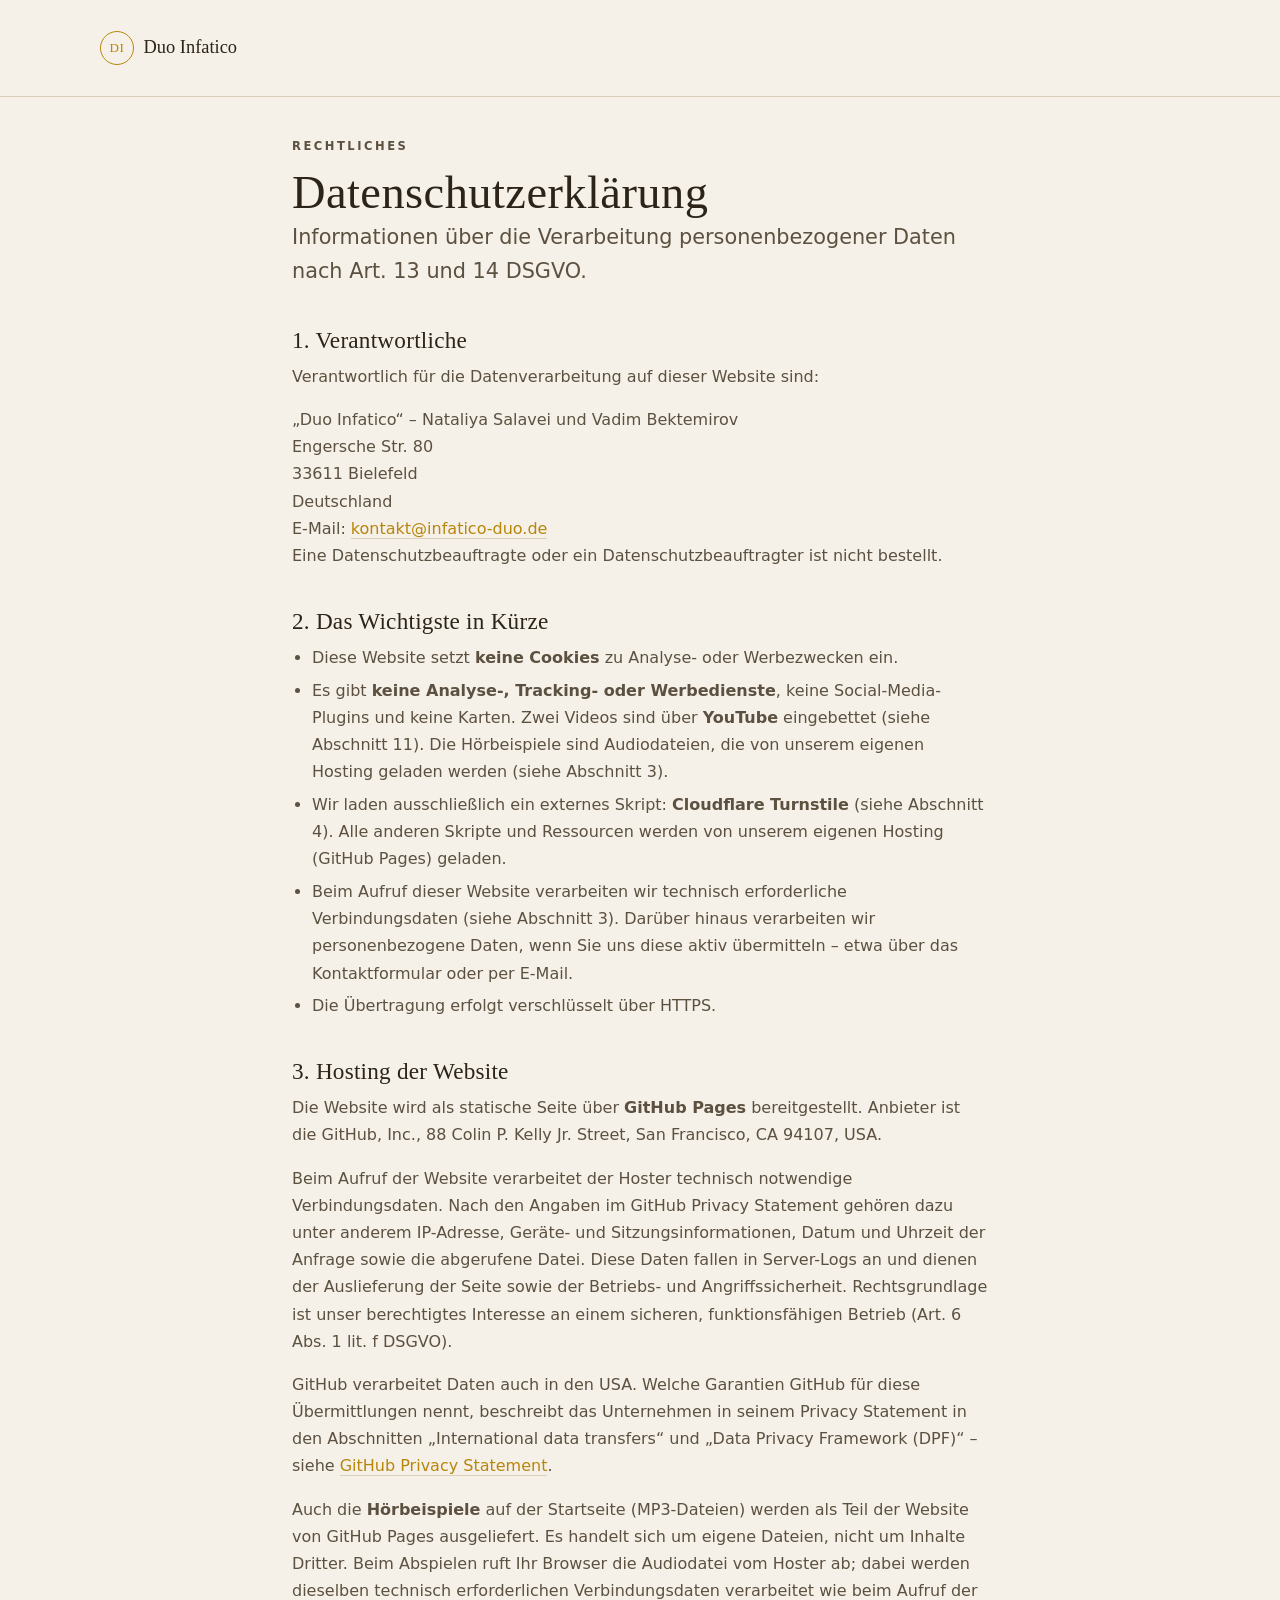
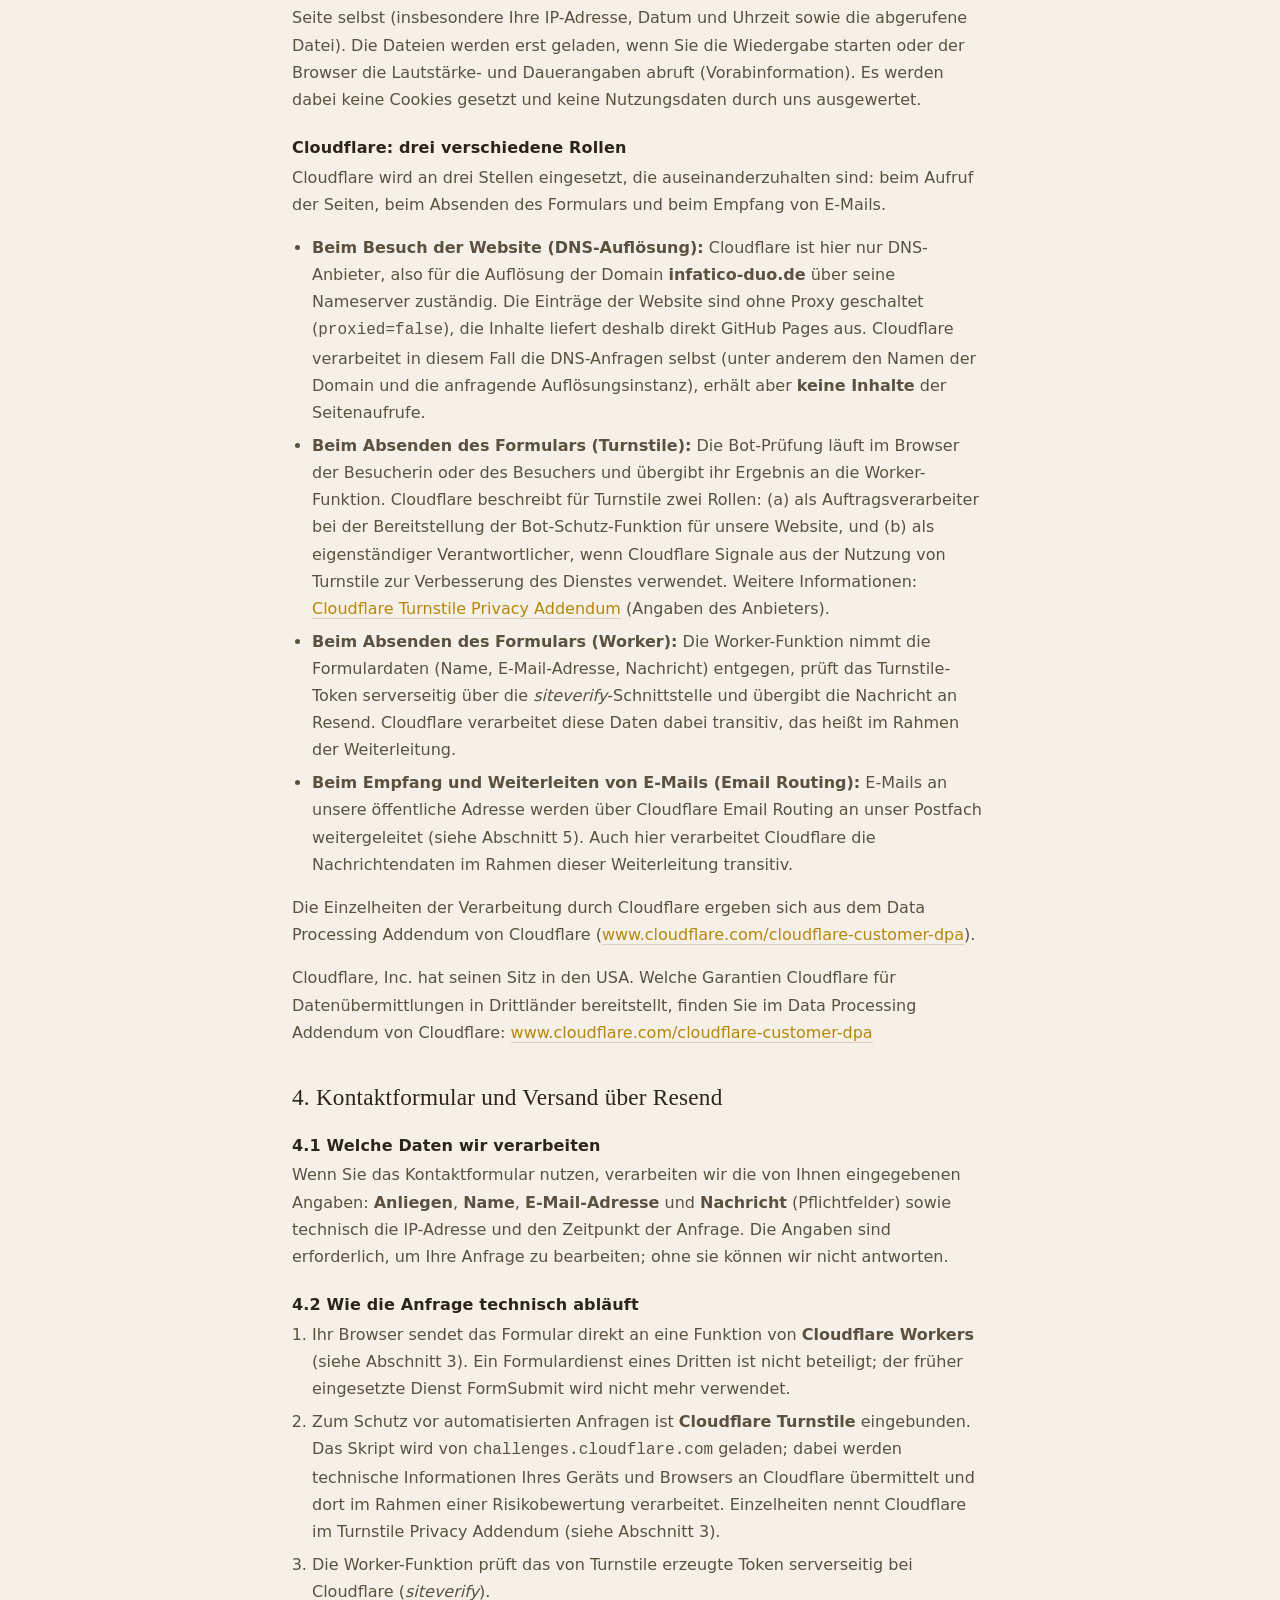
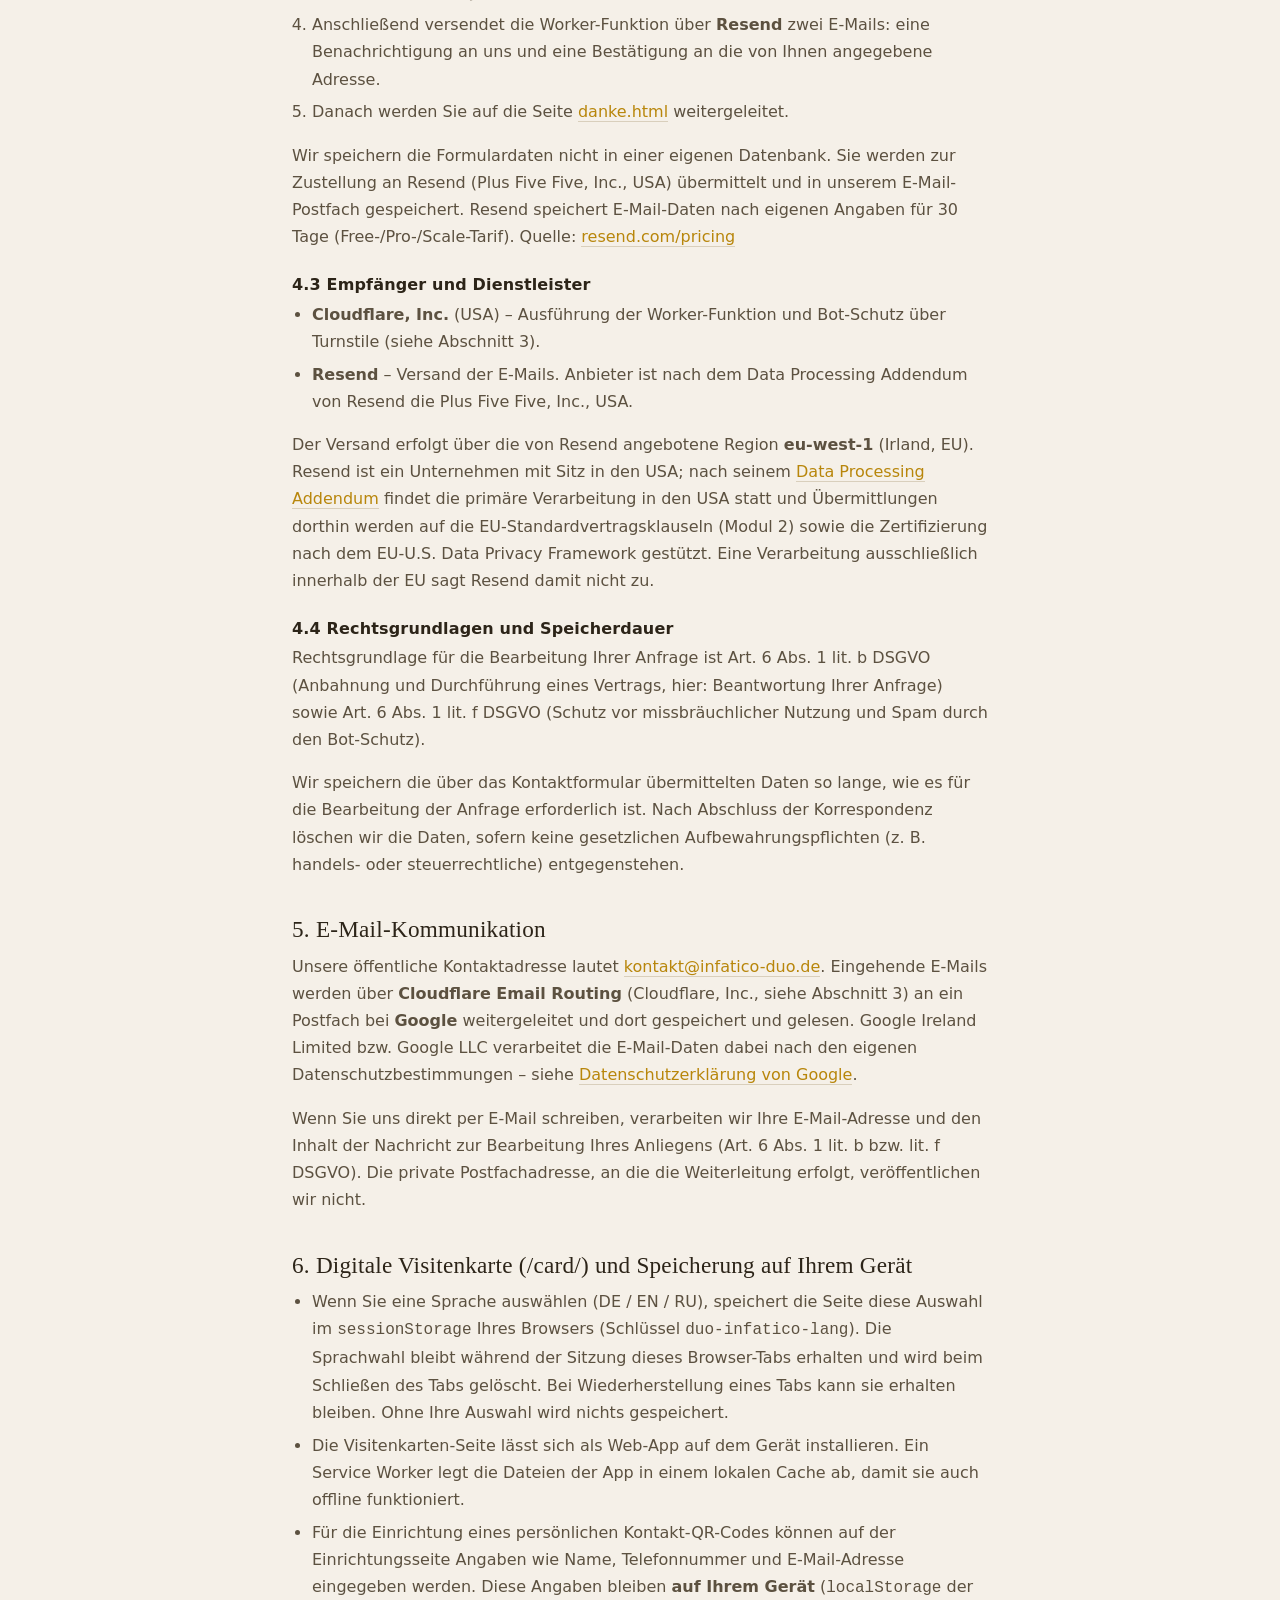
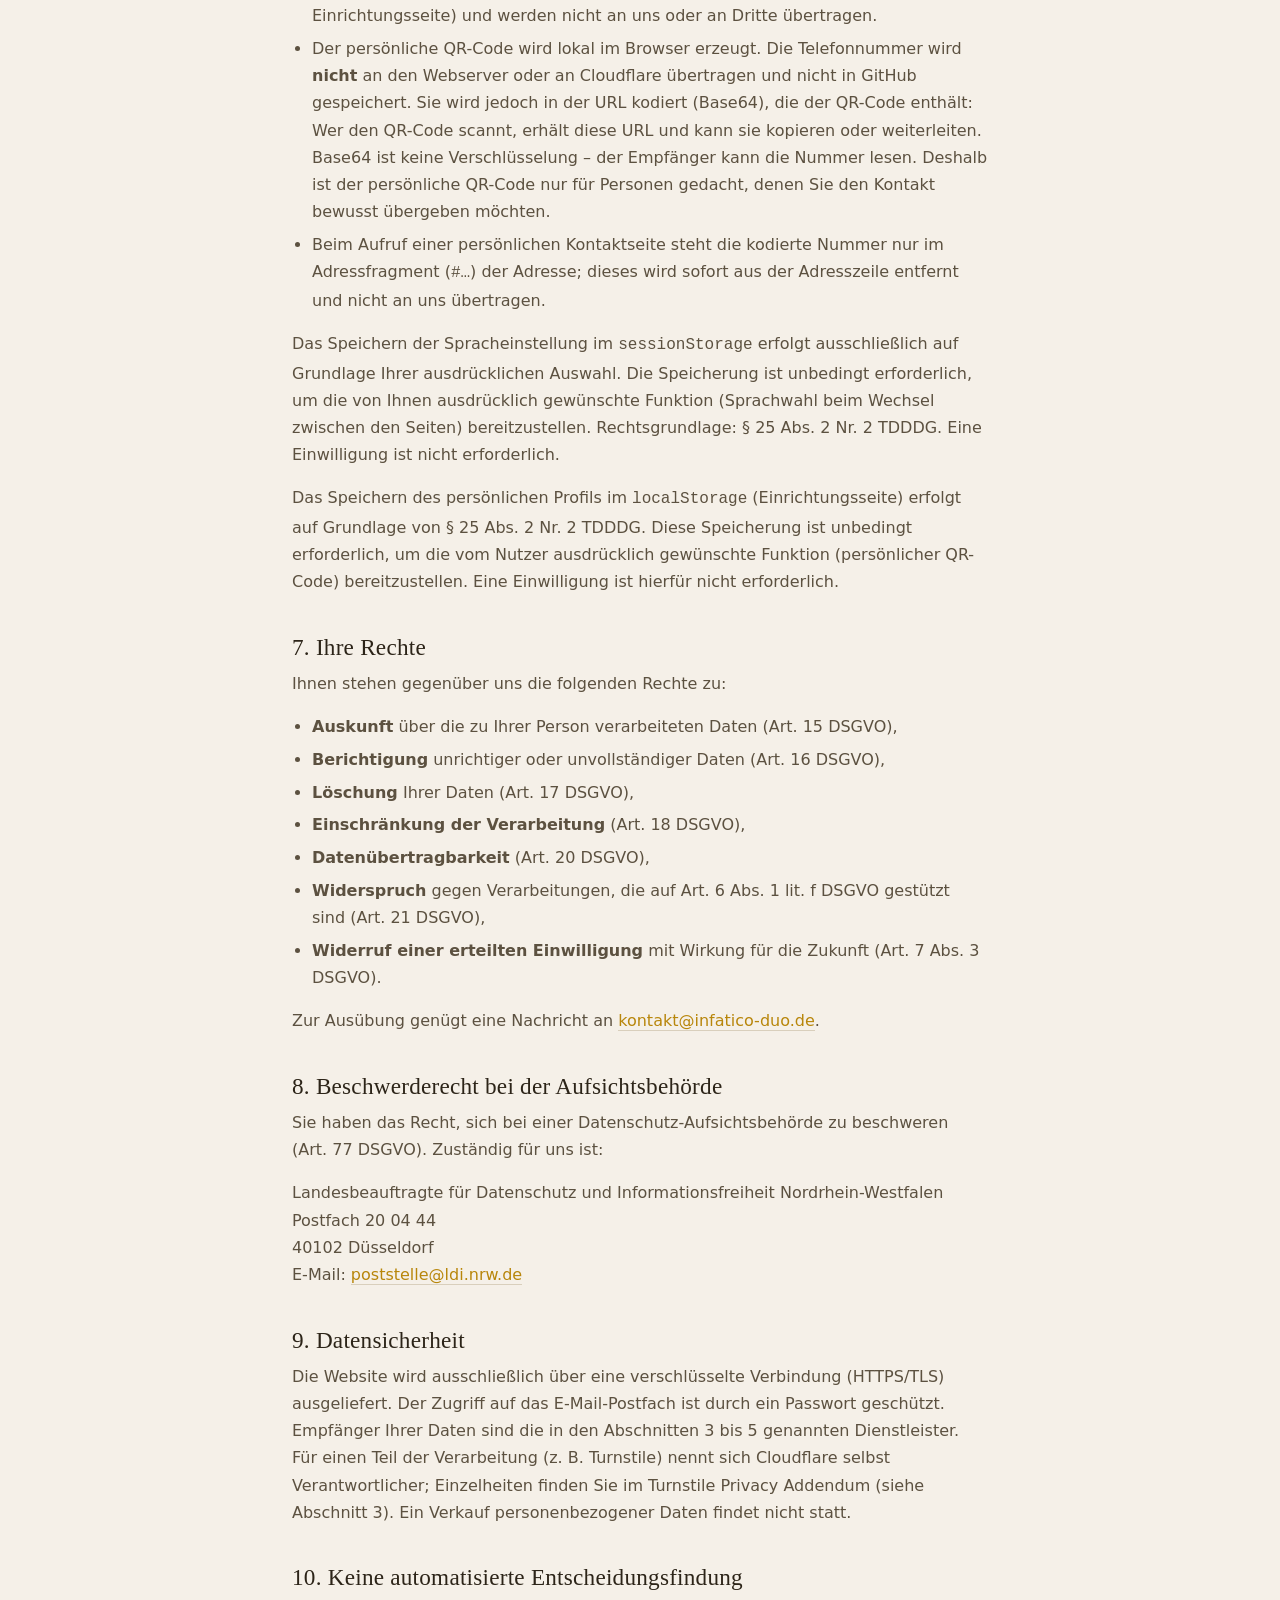
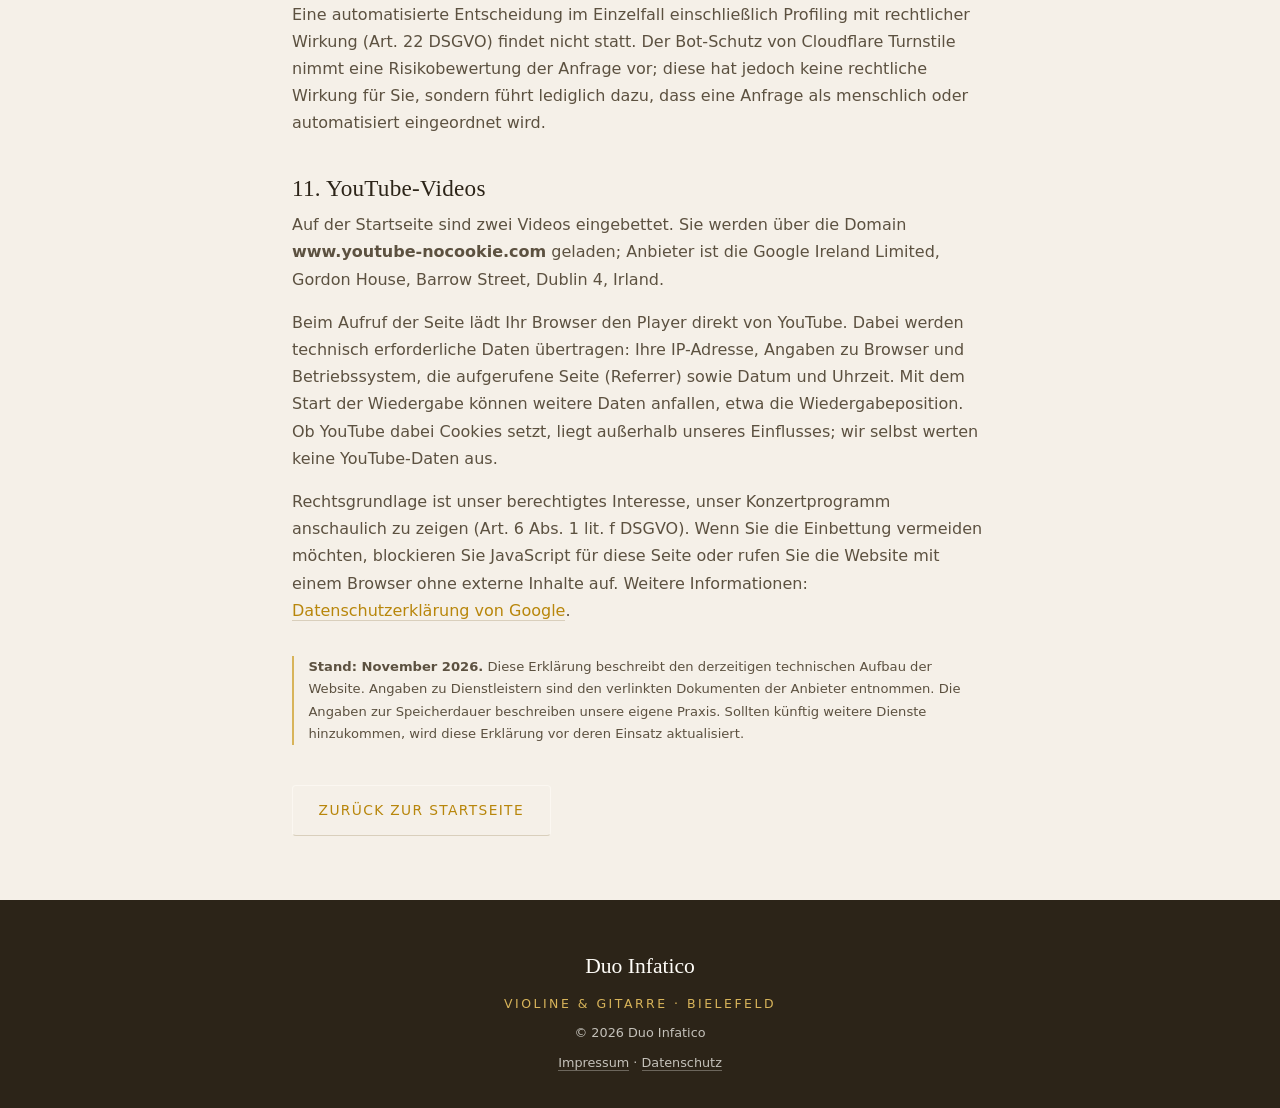
<file: datenschutz.html>
<!DOCTYPE html>
<html lang="de">
<head>
<meta charset="UTF-8">
<meta name="viewport" content="width=device-width, initial-scale=1.0">
<title>Datenschutzerklärung – Duo Infatico</title>
<meta name="description" content="Informationen zur Verarbeitung personenbezogener Daten auf der Website von Duo Infatico.">
<meta name="robots" content="index, follow">
<meta name="color-scheme" content="light">
<meta name="theme-color" content="#f5f0e8">
<link rel="icon" href="images/hero.svg" type="image/svg+xml">
<link rel="stylesheet" href="style.css">
<style>
  /* Nur für diese Seite: schlichter Kopf und lesefreundliche Textspalte */
  .legal-header { padding-block: 1rem; border-bottom: 1px solid var(--line); }
  .legal-main { padding-block: 2.5rem 4rem; }
  .legal { max-width: 46rem; }
  .legal h2 { font-size: clamp(1.15rem, 3.4vw, 1.45rem); margin: 2.4rem 0 .6rem; }
  .legal h3 { font-family: var(--font-sans); font-size: 1rem; font-weight: 600; margin: 1.6rem 0 .4rem; }
  .legal p { color: var(--text-soft); }
  .legal a { color: var(--accent); border-bottom: 1px solid var(--line); }
  .legal a:hover, .legal a:focus-visible { border-color: var(--accent); }
  .legal ul, .legal ol { padding-left: 1.25rem; margin: 0 0 1rem; }
  .legal ul { list-style: disc; }
  .legal ol { list-style: decimal; }
  .legal li { color: var(--text-soft); margin-bottom: .35rem; }
  .legal address { font-style: normal; color: var(--text-soft); line-height: 1.7; }
  .legal .note { margin-top: 2rem; }
  .legal-back { margin-top: 2.5rem; }
</style>
<link rel="canonical" href="https://www.infatico-duo.de/datenschutz.html">
<meta property="og:url" content="https://www.infatico-duo.de/datenschutz.html">
</head>
<body data-static-title>
<a class="skip-link" href="#main">Zum Inhalt springen</a>

<header class="legal-header">
  <div class="wrap header-inner">
    <a class="brand" href="./">
      <span class="brand-mark" aria-hidden="true">DI</span>
      <span class="brand-name">Duo Infatico</span>
    </a>
  </div>
</header>

<main id="main" class="legal-main">
  <div class="wrap legal">
    <p class="section-kicker">Rechtliches</p>
    <h1 class="section-title">Datenschutzerklärung</h1>
    <p class="lead">Informationen über die Verarbeitung personenbezogener Daten nach Art. 13 und 14 DSGVO.</p>

    <h2>1. Verantwortliche</h2>
    <p>Verantwortlich für die Datenverarbeitung auf dieser Website sind:</p>
    <address>
      „Duo Infatico“ – Nataliya Salavei und Vadim Bektemirov<br>
      Engersche Str. 80<br>
      33611 Bielefeld<br>
      Deutschland<br>
      E-Mail: <a href="mailto:kontakt@infatico-duo.de">kontakt@infatico-duo.de</a>
    </address>
    <p>Eine Datenschutzbeauftragte oder ein Datenschutzbeauftragter ist nicht bestellt.</p>

    <h2>2. Das Wichtigste in Kürze</h2>
    <ul>
      <li>Diese Website setzt <strong>keine Cookies</strong> zu Analyse- oder Werbezwecken ein.</li>
      <li>Es gibt <strong>keine Analyse-, Tracking- oder Werbedienste</strong>, keine Social-Media-Plugins
        und keine Karten. Zwei Videos sind über <strong>YouTube</strong> eingebettet (siehe Abschnitt 11). Die Hörbeispiele sind Audiodateien, die von unserem eigenen Hosting geladen werden (siehe Abschnitt 3).</li>
      <li>Wir laden ausschließlich ein externes Skript: <strong>Cloudflare Turnstile</strong> (siehe Abschnitt 4). Alle anderen Skripte und Ressourcen werden von unserem eigenen Hosting (GitHub Pages) geladen.</li>
      <li>Beim Aufruf dieser Website verarbeiten wir technisch erforderliche Verbindungsdaten (siehe Abschnitt 3). Darüber hinaus verarbeiten wir personenbezogene Daten, wenn Sie uns diese aktiv übermitteln – etwa über das Kontaktformular oder per E-Mail.</li>
      <li>Die Übertragung erfolgt verschlüsselt über HTTPS.</li>
    </ul>

    <h2>3. Hosting der Website</h2>
    <p>
      Die Website wird als statische Seite über <strong>GitHub Pages</strong> bereitgestellt. Anbieter ist die
      GitHub, Inc., 88 Colin P. Kelly Jr. Street, San Francisco, CA 94107, USA.
    </p>
    <p>
      Beim Aufruf der Website verarbeitet der Hoster technisch notwendige Verbindungsdaten. Nach den Angaben im
      GitHub Privacy Statement gehören dazu unter anderem IP-Adresse, Geräte- und Sitzungsinformationen, Datum
      und Uhrzeit der Anfrage sowie die abgerufene Datei. Diese Daten fallen in Server-Logs an und dienen der
      Auslieferung der Seite sowie der Betriebs- und Angriffssicherheit.
      Rechtsgrundlage ist unser berechtigtes Interesse an einem sicheren, funktionsfähigen Betrieb
      (Art. 6 Abs. 1 lit. f DSGVO).
    </p>
    <p>
      GitHub verarbeitet Daten auch in den USA. Welche Garantien GitHub für diese Übermittlungen nennt,
      beschreibt das Unternehmen in seinem Privacy Statement in den Abschnitten „International data transfers“
      und „Data Privacy Framework (DPF)“ – siehe
      <a href="https://docs.github.com/en/site-policy/privacy-policies/github-general-privacy-statement">GitHub
      Privacy Statement</a>.
    </p>
    <p>
      Auch die <strong>Hörbeispiele</strong> auf der Startseite (MP3-Dateien) werden als Teil der Website von
      GitHub Pages ausgeliefert. Es handelt sich um eigene Dateien, nicht um Inhalte Dritter. Beim Abspielen
      ruft Ihr Browser die Audiodatei vom Hoster ab; dabei werden dieselben technisch erforderlichen
      Verbindungsdaten verarbeitet wie beim Aufruf der Seite selbst (insbesondere Ihre IP-Adresse, Datum und
      Uhrzeit sowie die abgerufene Datei). Die Dateien werden erst geladen, wenn Sie die Wiedergabe starten
      oder der Browser die Lautstärke- und Dauerangaben abruft (Vorabinformation). Es werden dabei keine
      Cookies gesetzt und keine Nutzungsdaten durch uns ausgewertet.
    </p>

    <h3>Cloudflare: drei verschiedene Rollen</h3>
    <p>
      Cloudflare wird an drei Stellen eingesetzt, die auseinanderzuhalten sind: beim Aufruf der Seiten, beim
      Absenden des Formulars und beim Empfang von E-Mails.
    </p>
    <ul>
      <li>
        <strong>Beim Besuch der Website (DNS-Auflösung):</strong> Cloudflare ist hier nur DNS-Anbieter, also
        für die Auflösung der Domain <strong>infatico-duo.de</strong> über seine Nameserver zuständig. Die
        Einträge der Website sind ohne Proxy geschaltet (<code>proxied=false</code>), die Inhalte liefert
        deshalb direkt GitHub Pages aus. Cloudflare verarbeitet in diesem Fall die DNS-Anfragen selbst
        (unter anderem den Namen der Domain und die anfragende Auflösungsinstanz), erhält aber
        <strong>keine Inhalte</strong> der Seitenaufrufe.
      </li>
      <li>
        <strong>Beim Absenden des Formulars (Turnstile):</strong> Die Bot-Prüfung läuft im Browser der
        Besucherin oder des Besuchers und übergibt ihr Ergebnis an die Worker-Funktion. Cloudflare beschreibt
        für Turnstile zwei Rollen: (a) als Auftragsverarbeiter bei der Bereitstellung der
        Bot-Schutz-Funktion für unsere Website, und (b) als eigenständiger Verantwortlicher, wenn Cloudflare
        Signale aus der Nutzung von Turnstile zur Verbesserung des Dienstes verwendet. Weitere Informationen:
        <a href="https://www.cloudflare.com/turnstile-privacy-policy/">Cloudflare Turnstile Privacy
        Addendum</a> (Angaben des Anbieters).
      </li>
      <li>
        <strong>Beim Absenden des Formulars (Worker):</strong> Die Worker-Funktion nimmt die Formulardaten
        (Name, E-Mail-Adresse, Nachricht) entgegen, prüft das Turnstile-Token serverseitig über die
        <em>siteverify</em>-Schnittstelle und übergibt die Nachricht an Resend. Cloudflare verarbeitet diese
        Daten dabei transitiv, das heißt im Rahmen der Weiterleitung.
      </li>
      <li>
        <strong>Beim Empfang und Weiterleiten von E-Mails (Email Routing):</strong> E-Mails an unsere
        öffentliche Adresse werden über Cloudflare Email Routing an unser Postfach weitergeleitet (siehe
        Abschnitt 5). Auch hier verarbeitet Cloudflare die Nachrichtendaten im Rahmen dieser Weiterleitung
        transitiv.
      </li>
    </ul>
    <p>
      Die Einzelheiten der Verarbeitung durch Cloudflare ergeben sich aus dem Data Processing Addendum von
      Cloudflare
      (<a href="https://www.cloudflare.com/cloudflare-customer-dpa/">www.cloudflare.com/cloudflare-customer-dpa</a>).
    </p>
    <p>
      Cloudflare, Inc. hat seinen Sitz in den USA. Welche Garantien Cloudflare für Datenübermittlungen in
      Drittländer bereitstellt, finden Sie im Data Processing Addendum von Cloudflare:
      <a href="https://www.cloudflare.com/cloudflare-customer-dpa/">www.cloudflare.com/cloudflare-customer-dpa</a>
    </p>

    <h2>4. Kontaktformular und Versand über Resend</h2>
    <h3>4.1 Welche Daten wir verarbeiten</h3>
    <p>
      Wenn Sie das Kontaktformular nutzen, verarbeiten wir die von Ihnen eingegebenen Angaben:
      <strong>Anliegen</strong>, <strong>Name</strong>, <strong>E-Mail-Adresse</strong> und <strong>Nachricht</strong> (Pflichtfelder)
      sowie technisch die IP-Adresse und den Zeitpunkt der Anfrage. Die Angaben sind erforderlich, um Ihre
      Anfrage zu bearbeiten; ohne sie können wir nicht antworten.
    </p>
    <h3>4.2 Wie die Anfrage technisch abläuft</h3>
    <ol>
      <li>Ihr Browser sendet das Formular direkt an eine Funktion von <strong>Cloudflare Workers</strong> (siehe Abschnitt 3). Ein Formulardienst eines Dritten ist nicht beteiligt; der früher eingesetzte Dienst FormSubmit wird nicht mehr verwendet.</li>
      <li>Zum Schutz vor automatisierten Anfragen ist <strong>Cloudflare Turnstile</strong> eingebunden. Das Skript wird von <code>challenges.cloudflare.com</code> geladen; dabei werden technische Informationen Ihres Geräts und Browsers an Cloudflare übermittelt und dort im Rahmen einer Risikobewertung verarbeitet. Einzelheiten nennt Cloudflare im Turnstile Privacy Addendum (siehe Abschnitt 3).</li>
      <li>Die Worker-Funktion prüft das von Turnstile erzeugte Token serverseitig bei Cloudflare (<em>siteverify</em>).</li>
      <li>Anschließend versendet die Worker-Funktion über <strong>Resend</strong> zwei E-Mails: eine Benachrichtigung an uns und eine Bestätigung an die von Ihnen angegebene Adresse.</li>
      <li>Danach werden Sie auf die Seite <a href="./danke.html">danke.html</a> weitergeleitet.</li>
    </ol>
    <p>
      Wir speichern die Formulardaten nicht in einer eigenen Datenbank. Sie werden zur Zustellung an Resend
      (Plus Five Five, Inc., USA) übermittelt und in unserem E-Mail-Postfach gespeichert. Resend speichert
      E-Mail-Daten nach eigenen Angaben für 30 Tage (Free-/Pro-/Scale-Tarif). Quelle:
      <a href="https://resend.com/pricing">resend.com/pricing</a>
    </p>
    <h3>4.3 Empfänger und Dienstleister</h3>
    <ul>
      <li><strong>Cloudflare, Inc.</strong> (USA) – Ausführung der Worker-Funktion und Bot-Schutz über Turnstile (siehe Abschnitt 3).</li>
      <li><strong>Resend</strong> – Versand der E-Mails. Anbieter ist nach dem Data Processing Addendum von Resend die Plus Five Five, Inc., USA.</li>
    </ul>
    <p>
      Der Versand erfolgt über die von Resend angebotene Region <strong>eu-west-1</strong> (Irland, EU).
      Resend ist ein Unternehmen mit Sitz in den USA; nach seinem
      <a href="https://resend.com/legal/dpa">Data Processing Addendum</a> findet die primäre Verarbeitung in
      den USA statt und Übermittlungen dorthin werden auf die EU-Standardvertragsklauseln (Modul 2) sowie die
      Zertifizierung nach dem EU-U.S. Data Privacy Framework gestützt. Eine Verarbeitung ausschließlich
      innerhalb der EU sagt Resend damit nicht zu.
    </p>
    <h3>4.4 Rechtsgrundlagen und Speicherdauer</h3>
    <p>
      Rechtsgrundlage für die Bearbeitung Ihrer Anfrage ist Art. 6 Abs. 1 lit. b DSGVO (Anbahnung und
      Durchführung eines Vertrags, hier: Beantwortung Ihrer Anfrage) sowie Art. 6 Abs. 1 lit. f DSGVO
      (Schutz vor missbräuchlicher Nutzung und Spam durch den Bot-Schutz).
    </p>
    <p>
      Wir speichern die über das Kontaktformular übermittelten Daten so lange, wie es für die Bearbeitung der
      Anfrage erforderlich ist. Nach Abschluss der Korrespondenz löschen wir die Daten, sofern keine
      gesetzlichen Aufbewahrungspflichten (z. B. handels- oder steuerrechtliche) entgegenstehen.
    </p>

    <h2>5. E-Mail-Kommunikation</h2>
    <p>
      Unsere öffentliche Kontaktadresse lautet <a href="mailto:kontakt@infatico-duo.de">kontakt@infatico-duo.de</a>.
      Eingehende E-Mails werden über <strong>Cloudflare Email Routing</strong> (Cloudflare, Inc., siehe
      Abschnitt 3) an ein Postfach bei <strong>Google</strong> weitergeleitet und dort gespeichert und gelesen.
      Google Ireland Limited bzw. Google LLC verarbeitet die E-Mail-Daten dabei nach den eigenen
      Datenschutzbestimmungen – siehe
      <a href="https://policies.google.com/privacy">Datenschutzerklärung von Google</a>.
    </p>
    <p>
      Wenn Sie uns direkt per E-Mail schreiben, verarbeiten wir Ihre E-Mail-Adresse und den Inhalt der
      Nachricht zur Bearbeitung Ihres Anliegens (Art. 6 Abs. 1 lit. b bzw. lit. f DSGVO). Die private
      Postfachadresse, an die die Weiterleitung erfolgt, veröffentlichen wir nicht.
    </p>

    <h2>6. Digitale Visitenkarte (/card/) und Speicherung auf Ihrem Gerät</h2>
    <ul>
      <li>Wenn Sie eine Sprache auswählen (DE / EN / RU), speichert die Seite diese Auswahl im
          <code>sessionStorage</code> Ihres Browsers (Schlüssel <code>duo-infatico-lang</code>). Die
          Sprachwahl bleibt während der Sitzung dieses Browser-Tabs erhalten und wird beim Schließen des
          Tabs gelöscht. Bei Wiederherstellung eines Tabs kann sie erhalten bleiben. Ohne Ihre Auswahl wird
          nichts gespeichert.</li>
      <li>Die Visitenkarten-Seite lässt sich als Web-App auf dem Gerät installieren. Ein Service Worker legt
          die Dateien der App in einem lokalen Cache ab, damit sie auch offline funktioniert.</li>
      <li>Für die Einrichtung eines persönlichen Kontakt-QR-Codes können auf der Einrichtungsseite Angaben
          wie Name, Telefonnummer und E-Mail-Adresse eingegeben werden. Diese Angaben bleiben
          <strong>auf Ihrem Gerät</strong> (<code>localStorage</code> der Einrichtungsseite) und werden nicht
          an uns oder an Dritte übertragen.</li>
      <li>Der persönliche QR-Code wird lokal im Browser erzeugt. Die Telefonnummer wird <strong>nicht</strong>
          an den Webserver oder an Cloudflare übertragen und nicht in GitHub gespeichert. Sie wird jedoch in
          der URL kodiert (Base64), die der QR-Code enthält: Wer den QR-Code scannt, erhält diese URL und kann
          sie kopieren oder weiterleiten. Base64 ist keine Verschlüsselung – der Empfänger kann die Nummer
          lesen. Deshalb ist der persönliche QR-Code nur für Personen gedacht, denen Sie den Kontakt bewusst
          übergeben möchten.</li>
      <li>Beim Aufruf einer persönlichen Kontaktseite steht die kodierte Nummer nur im Adressfragment
          (<code>#…</code>) der Adresse; dieses wird sofort aus der Adresszeile entfernt und nicht an uns
          übertragen.</li>
    </ul>
    <p>
      Das Speichern der Spracheinstellung im <code>sessionStorage</code> erfolgt ausschließlich auf Grundlage
      Ihrer ausdrücklichen Auswahl. Die Speicherung ist unbedingt erforderlich, um die von Ihnen ausdrücklich
      gewünschte Funktion (Sprachwahl beim Wechsel zwischen den Seiten) bereitzustellen. Rechtsgrundlage:
      § 25 Abs. 2 Nr. 2 TDDDG. Eine Einwilligung ist nicht erforderlich.
    </p>
    <p>
      Das Speichern des persönlichen Profils im <code>localStorage</code> (Einrichtungsseite) erfolgt auf
      Grundlage von § 25 Abs. 2 Nr. 2 TDDDG. Diese Speicherung ist unbedingt erforderlich, um die vom Nutzer
      ausdrücklich gewünschte Funktion (persönlicher QR-Code) bereitzustellen. Eine Einwilligung ist hierfür
      nicht erforderlich.
    </p>

    <h2>7. Ihre Rechte</h2>
    <p>Ihnen stehen gegenüber uns die folgenden Rechte zu:</p>
    <ul>
      <li><strong>Auskunft</strong> über die zu Ihrer Person verarbeiteten Daten (Art. 15 DSGVO),</li>
      <li><strong>Berichtigung</strong> unrichtiger oder unvollständiger Daten (Art. 16 DSGVO),</li>
      <li><strong>Löschung</strong> Ihrer Daten (Art. 17 DSGVO),</li>
      <li><strong>Einschränkung der Verarbeitung</strong> (Art. 18 DSGVO),</li>
      <li><strong>Datenübertragbarkeit</strong> (Art. 20 DSGVO),</li>
      <li><strong>Widerspruch</strong> gegen Verarbeitungen, die auf Art. 6 Abs. 1 lit. f DSGVO gestützt sind (Art. 21 DSGVO),</li>
      <li><strong>Widerruf einer erteilten Einwilligung</strong> mit Wirkung für die Zukunft (Art. 7 Abs. 3 DSGVO).</li>
    </ul>
    <p>Zur Ausübung genügt eine Nachricht an <a href="mailto:kontakt@infatico-duo.de">kontakt@infatico-duo.de</a>.</p>

    <h2>8. Beschwerderecht bei der Aufsichtsbehörde</h2>
    <p>
      Sie haben das Recht, sich bei einer Datenschutz-Aufsichtsbehörde zu beschweren (Art. 77 DSGVO).
      Zuständig für uns ist:
    </p>
    <address>
      Landesbeauftragte für Datenschutz und Informationsfreiheit Nordrhein-Westfalen<br>
      Postfach 20 04 44<br>
      40102 Düsseldorf<br>
      E-Mail: <a href="mailto:poststelle@ldi.nrw.de">poststelle@ldi.nrw.de</a>
    </address>

    <h2>9. Datensicherheit</h2>
    <p>
      Die Website wird ausschließlich über eine verschlüsselte Verbindung (HTTPS/TLS) ausgeliefert. Der
      Zugriff auf das E-Mail-Postfach ist durch ein Passwort geschützt. Empfänger Ihrer Daten sind die in
      den Abschnitten 3 bis 5 genannten Dienstleister. Für einen Teil der Verarbeitung (z. B. Turnstile)
      nennt sich Cloudflare selbst Verantwortlicher; Einzelheiten finden Sie im Turnstile Privacy Addendum
      (siehe Abschnitt 3). Ein Verkauf personenbezogener Daten findet nicht statt.
    </p>

    <h2>10. Keine automatisierte Entscheidungsfindung</h2>
    <p>
      Eine automatisierte Entscheidung im Einzelfall einschließlich Profiling mit rechtlicher Wirkung
      (Art. 22 DSGVO) findet nicht statt. Der Bot-Schutz von Cloudflare Turnstile nimmt eine
      Risikobewertung der Anfrage vor; diese hat jedoch keine rechtliche Wirkung für Sie, sondern führt
      lediglich dazu, dass eine Anfrage als menschlich oder automatisiert eingeordnet wird.
    </p>

    <h2>11. YouTube-Videos</h2>
    <p>
      Auf der Startseite sind zwei Videos eingebettet. Sie werden über die Domain
      <strong>www.youtube-nocookie.com</strong> geladen; Anbieter ist die Google Ireland Limited,
      Gordon House, Barrow Street, Dublin 4, Irland.
    </p>
    <p>
      Beim Aufruf der Seite lädt Ihr Browser den Player direkt von YouTube. Dabei werden technisch
      erforderliche Daten übertragen: Ihre IP-Adresse, Angaben zu Browser und Betriebssystem, die
      aufgerufene Seite (Referrer) sowie Datum und Uhrzeit. Mit dem Start der Wiedergabe können
      weitere Daten anfallen, etwa die Wiedergabeposition. Ob YouTube dabei Cookies setzt, liegt
      außerhalb unseres Einflusses; wir selbst werten keine YouTube-Daten aus.
    </p>
    <p>
      Rechtsgrundlage ist unser berechtigtes Interesse, unser Konzertprogramm anschaulich zu zeigen
      (Art. 6 Abs. 1 lit. f DSGVO). Wenn Sie die Einbettung vermeiden möchten, blockieren Sie
      JavaScript für diese Seite oder rufen Sie die Website mit einem Browser ohne externe Inhalte auf.
      Weitere Informationen:
      <a href="https://policies.google.com/privacy" target="_blank" rel="noopener">Datenschutzerklärung von Google</a>.
    </p>

    <p class="note">
      <strong>Stand: November 2026.</strong> Diese Erklärung beschreibt den derzeitigen technischen Aufbau
      der Website. Angaben zu Dienstleistern sind den verlinkten Dokumenten der Anbieter entnommen. Die
      Angaben zur Speicherdauer beschreiben unsere eigene Praxis. Sollten künftig weitere Dienste
      hinzukommen, wird diese Erklärung vor deren Einsatz aktualisiert.
    </p>

    <p class="legal-back"><a class="btn btn-ghost" href="./">Zurück zur Startseite</a></p>
  </div>
</main>

<footer class="site-footer">
  <div class="wrap footer-inner">
    <p class="footer-brand">Duo Infatico</p>
    <p class="footer-line">Violine &amp; Gitarre · Bielefeld</p>
    <p class="footer-copy">© <span id="year">2026</span> Duo Infatico</p>
    <p class="footer-links">
      <a href="impressum.html">Impressum</a>
      ·
      <a href="datenschutz.html">Datenschutz</a>
    </p>
  </div>
</footer>

<script>
  /* Nur die Jahreszahl – kein externes Skript, keine Datenübertragung. */
  document.getElementById('year').textContent = String(new Date().getFullYear());
</script>
</body>
</html>
</file>
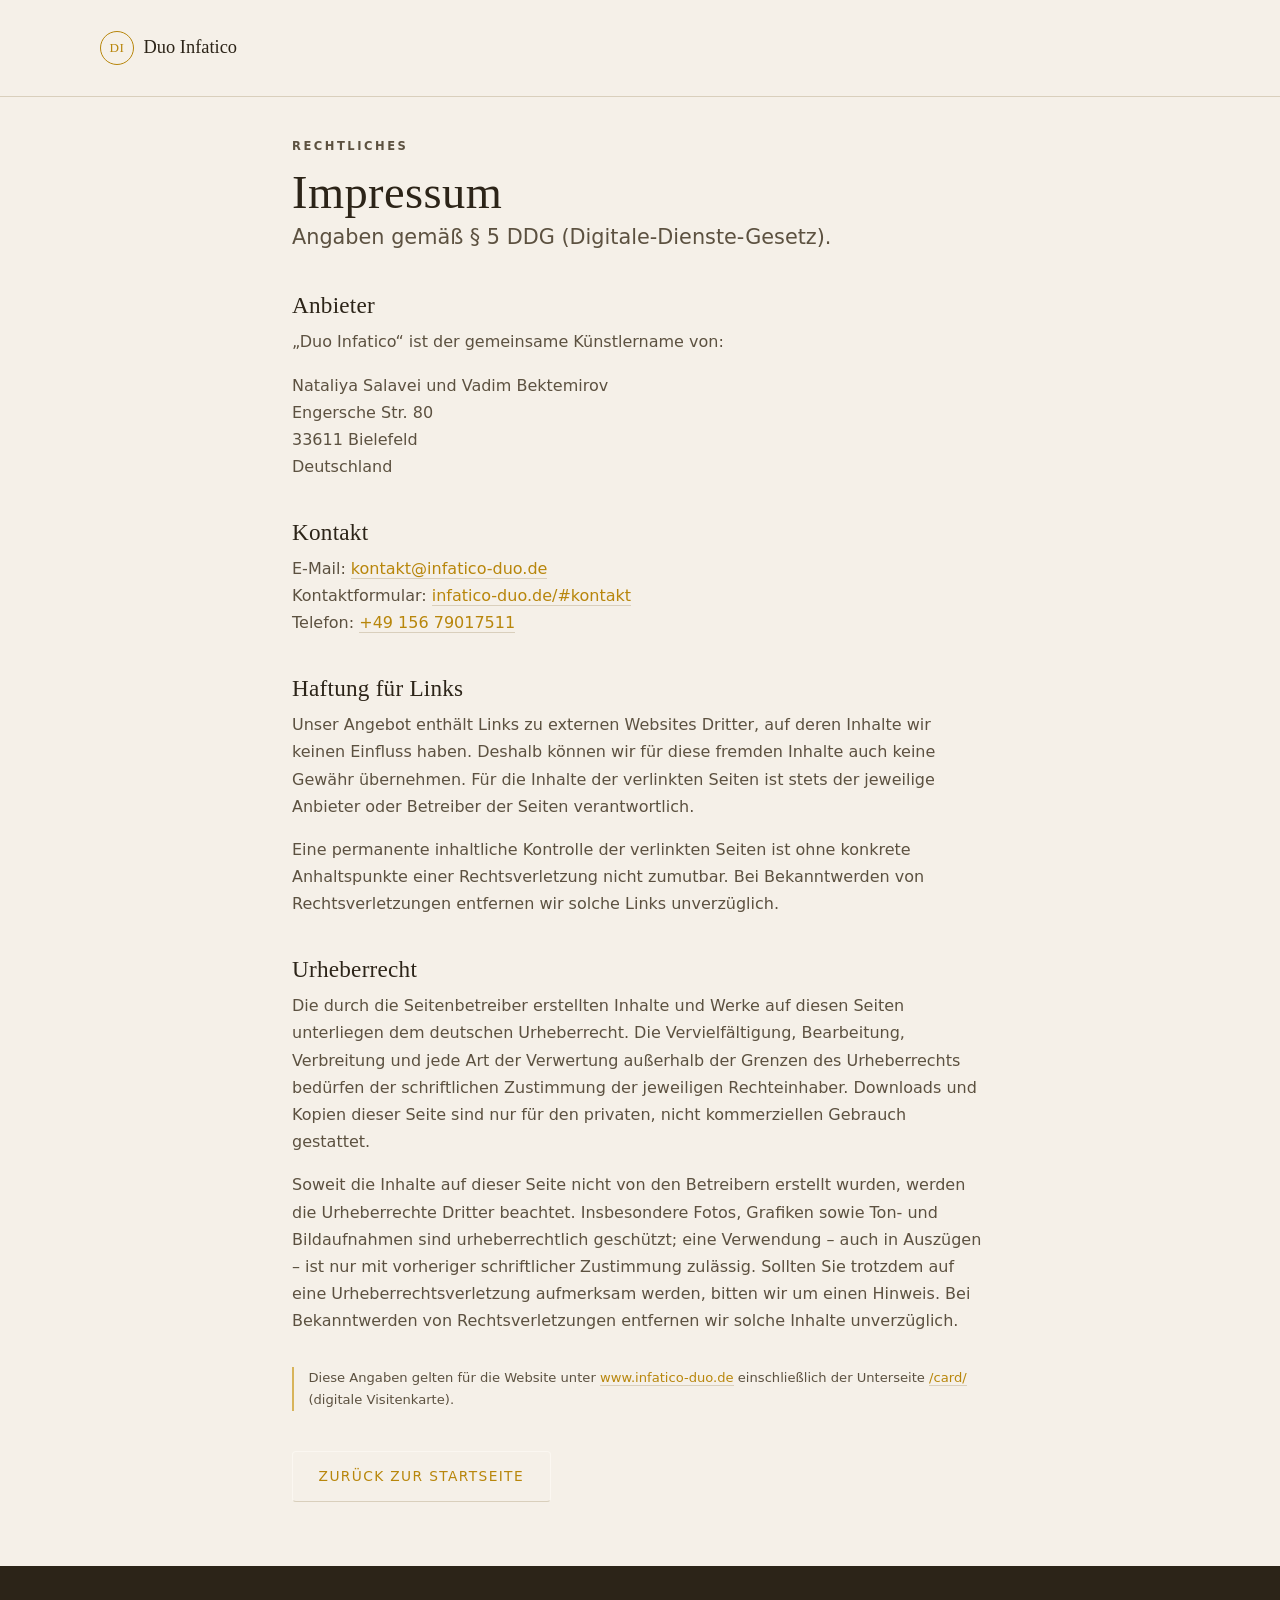
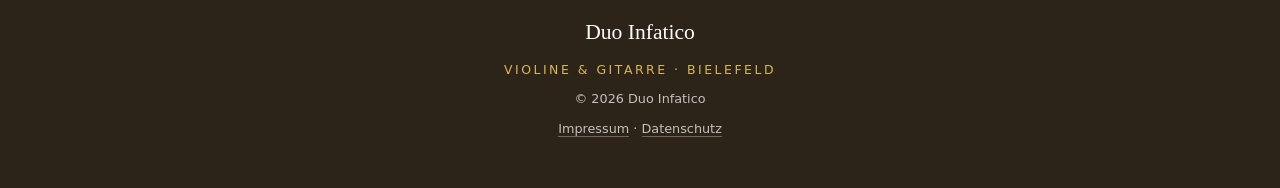
<file: impressum.html>
<!DOCTYPE html>
<html lang="de">
<head>
<meta charset="UTF-8">
<meta name="viewport" content="width=device-width, initial-scale=1.0">
<title>Impressum – Duo Infatico</title>
<meta name="description" content="Impressum der Website von Duo Infatico – Nataliya Salavei und Vadim Bektemirov, Bielefeld.">
<meta name="robots" content="index, follow">
<meta name="color-scheme" content="light">
<meta name="theme-color" content="#f5f0e8">
<link rel="icon" href="images/hero.svg" type="image/svg+xml">
<link rel="stylesheet" href="style.css">
<style>
  /* Nur für diese Seite: schlichter Kopf und lesefreundliche Textspalte */
  .legal-header { padding-block: 1rem; border-bottom: 1px solid var(--line); }
  .legal-main { padding-block: 2.5rem 4rem; }
  .legal { max-width: 46rem; }
  .legal h2 { font-size: clamp(1.15rem, 3.4vw, 1.45rem); margin: 2.4rem 0 .6rem; }
  .legal h3 { font-family: var(--font-sans); font-size: 1rem; font-weight: 600; margin: 1.6rem 0 .4rem; }
  .legal p { color: var(--text-soft); }
  .legal a { color: var(--accent); border-bottom: 1px solid var(--line); }
  .legal a:hover, .legal a:focus-visible { border-color: var(--accent); }
  .legal ul { list-style: disc; padding-left: 1.25rem; margin: 0 0 1rem; }
  .legal li { color: var(--text-soft); margin-bottom: .35rem; }
  .legal address { font-style: normal; color: var(--text-soft); line-height: 1.7; }
  .legal .note { margin-top: 2rem; }
  .legal-back { margin-top: 2.5rem; }
</style>
<link rel="canonical" href="https://www.infatico-duo.de/impressum.html">
<meta property="og:url" content="https://www.infatico-duo.de/impressum.html">
</head>
<body data-static-title>
<a class="skip-link" href="#main">Zum Inhalt springen</a>

<header class="legal-header">
  <div class="wrap header-inner">
    <a class="brand" href="./">
      <span class="brand-mark" aria-hidden="true">DI</span>
      <span class="brand-name">Duo Infatico</span>
    </a>
  </div>
</header>

<main id="main" class="legal-main">
  <div class="wrap legal">
    <p class="section-kicker">Rechtliches</p>
    <h1 class="section-title">Impressum</h1>
    <p class="lead">Angaben gemäß § 5 DDG (Digitale-Dienste-Gesetz).</p>

    <h2>Anbieter</h2>
    <p>„Duo Infatico“ ist der gemeinsame Künstlername von:</p>
    <address>
      Nataliya Salavei und Vadim Bektemirov<br>
      Engersche Str. 80<br>
      33611 Bielefeld<br>
      Deutschland
    </address>

    <h2>Kontakt</h2>
    <p>
      E-Mail: <a href="mailto:kontakt@infatico-duo.de">kontakt@infatico-duo.de</a><br>
      Kontaktformular: <a href="index.html#kontakt">infatico-duo.de/#kontakt</a><br>
      Telefon: <a href="tel:+4915679017511">+49 156 79017511</a>
    </p>

    <h2>Haftung für Links</h2>
    <p>
      Unser Angebot enthält Links zu externen Websites Dritter, auf deren Inhalte wir keinen Einfluss haben.
      Deshalb können wir für diese fremden Inhalte auch keine Gewähr übernehmen. Für die Inhalte der
      verlinkten Seiten ist stets der jeweilige Anbieter oder Betreiber der Seiten verantwortlich.
    </p>
    <p>
      Eine permanente inhaltliche Kontrolle der verlinkten Seiten ist ohne konkrete Anhaltspunkte einer
      Rechtsverletzung nicht zumutbar. Bei Bekanntwerden von Rechtsverletzungen entfernen wir solche Links
      unverzüglich.
    </p>

    <h2>Urheberrecht</h2>
    <p>
      Die durch die Seitenbetreiber erstellten Inhalte und Werke auf diesen Seiten unterliegen dem deutschen
      Urheberrecht. Die Vervielfältigung, Bearbeitung, Verbreitung und jede Art der Verwertung außerhalb der
      Grenzen des Urheberrechts bedürfen der schriftlichen Zustimmung der jeweiligen Rechteinhaber. Downloads
      und Kopien dieser Seite sind nur für den privaten, nicht kommerziellen Gebrauch gestattet.
    </p>
    <p>
      Soweit die Inhalte auf dieser Seite nicht von den Betreibern erstellt wurden, werden die Urheberrechte
      Dritter beachtet. Insbesondere Fotos, Grafiken sowie Ton- und Bildaufnahmen sind urheberrechtlich
      geschützt; eine Verwendung – auch in Auszügen – ist nur mit vorheriger schriftlicher Zustimmung
      zulässig. Sollten Sie trotzdem auf eine Urheberrechtsverletzung aufmerksam werden, bitten wir um einen
      Hinweis. Bei Bekanntwerden von Rechtsverletzungen entfernen wir solche Inhalte unverzüglich.
    </p>

    <p class="note">
      Diese Angaben gelten für die Website unter
      <a href="https://www.infatico-duo.de/">www.infatico-duo.de</a> einschließlich der Unterseite
      <a href="./card/">/card/</a> (digitale Visitenkarte).
    </p>

    <p class="legal-back"><a class="btn btn-ghost" href="./">Zurück zur Startseite</a></p>
  </div>
</main>

<footer class="site-footer">
  <div class="wrap footer-inner">
    <p class="footer-brand">Duo Infatico</p>
    <p class="footer-line">Violine &amp; Gitarre · Bielefeld</p>
    <p class="footer-copy">© <span id="year">2026</span> Duo Infatico</p>
    <p class="footer-links">
      <a href="impressum.html">Impressum</a>
      ·
      <a href="datenschutz.html">Datenschutz</a>
    </p>
  </div>
</footer>

<script>
  /* Nur die Jahreszahl – kein externes Skript, keine Datenübertragung. */
  document.getElementById('year').textContent = String(new Date().getFullYear());
</script>
</body>
</html>
</file>
<file: style.css>
/* ==========================================================================
   Duo Infatico – Violine & Gitarre
   style.css · mobile-first · kein Framework
   ========================================================================== */

/* ---------- Design-Tokens ---------- */
:root {
  --bg:          #f5f0e8;
  --bg-alt:      #ece4d6;
  --bg-deep:     #2c2418;
  --text:        #2c2418;
  --text-soft:   #5c5140;
  --text-muted:  #8a7d68;
  --accent:      #b8860b;
  --accent-soft: #d8b45a;
  --line:        #d9cfbc;
  --white:       #fffdf8;

  --font-sans:  "Inter", system-ui, -apple-system, "Segoe UI", Roboto, "Helvetica Neue", Arial, sans-serif;
  --font-serif: "Playfair Display", Georgia, "Times New Roman", serif;

  --wrap: 1120px;
  --radius: 4px;
  --space-section: 4.5rem;

  --ease: cubic-bezier(.22, .61, .36, 1);
  --t-fast: .18s var(--ease);
  --t-mid:  .35s var(--ease);
}

/* ---------- Reset ---------- */
*,
*::before,
*::after { box-sizing: border-box; }

html {
  -webkit-text-size-adjust: 100%;
  scroll-behavior: smooth;
  scroll-padding-top: 72px;
}

body {
  margin: 0;
  background: var(--bg);
  color: var(--text);
  font-family: var(--font-sans);
  font-size: 1rem;
  line-height: 1.7;
  font-weight: 400;
  -webkit-font-smoothing: antialiased;
  text-rendering: optimizeLegibility;
  overflow-x: hidden;
}

h1, h2, h3, h4 {
  font-family: var(--font-serif);
  font-weight: 400;
  line-height: 1.15;
  margin: 0;
  letter-spacing: .01em;
}

p { margin: 0 0 1rem; }
p:last-child { margin-bottom: 0; }

img { max-width: 100%; height: auto; display: block; }

a { color: inherit; text-decoration: none; }

ul, ol { margin: 0; padding: 0; list-style: none; }

button, input, textarea {
  font: inherit;
  color: inherit;
}

:focus-visible {
  outline: 2px solid var(--accent);
  outline-offset: 3px;
}

/* ---------- Layout-Helfer ---------- */
.wrap {
  width: 100%;
  max-width: var(--wrap);
  margin-inline: auto;
  padding-inline: 1.25rem;
}

.section {
  padding-block: var(--space-section);
}

.section-alt {
  background: var(--bg-alt);
}

.section-head {
  max-width: 46rem;
  margin-bottom: 2.5rem;
}

.section-kicker {
  margin: 0 0 .6rem;
  font-size: .72rem;
  letter-spacing: .22em;
  text-transform: uppercase;
  color: var(--accent);
  font-weight: 600;
}

.section-title {
  font-size: clamp(1.9rem, 7vw, 2.9rem);
}

.section-sub {
  margin-top: 1rem;
  color: var(--text-soft);
  max-width: 40rem;
}

.lead {
  font-size: clamp(1.05rem, 3.6vw, 1.3rem);
  line-height: 1.65;
  color: var(--text);
}

.placeholder-text {
  color: var(--text-muted);
  font-style: italic;
}

.note {
  margin-top: 1.75rem;
  font-size: .82rem;
  color: var(--text-muted);
  border-left: 2px solid var(--accent-soft);
  padding-left: .9rem;
}

.note-tight { margin-top: 1.1rem; }

.skip-link {
  position: absolute;
  left: -9999px;
  top: 0;
  background: var(--bg-deep);
  color: var(--white);
  padding: .6rem 1rem;
  z-index: 200;
}
.skip-link:focus {
  left: .5rem;
  top: .5rem;
}

/* ---------- Buttons ---------- */
.btn {
  display: inline-block;
  padding: .8rem 1.6rem;
  border: 1px solid transparent;
  border-radius: var(--radius);
  font-size: .86rem;
  letter-spacing: .1em;
  text-transform: uppercase;
  font-weight: 500;
  cursor: pointer;
  transition: background-color var(--t-fast), color var(--t-fast), border-color var(--t-fast);
}

.btn-primary {
  background: var(--accent);
  color: #fff;
  border-color: var(--accent);
}
.btn-primary:hover,
.btn-primary:focus-visible {
  background: var(--bg-deep);
  border-color: var(--bg-deep);
  color: var(--white);
}

.btn-ghost {
  background: transparent;
  color: var(--white);
  border-color: rgba(255, 253, 248, .55);
}
.btn-ghost:hover,
.btn-ghost:focus-visible {
  background: var(--white);
  color: var(--bg-deep);
  border-color: var(--white);
}

.btn-full { width: 100%; }

/* ==========================================================================
   HEADER
   ========================================================================== */
.site-header {
  position: fixed;
  inset: 0 0 auto 0;
  z-index: 100;
  background: rgba(245, 240, 232, .82);
  -webkit-backdrop-filter: blur(10px);
  backdrop-filter: blur(10px);
  border-bottom: 1px solid transparent;
  transition: background-color var(--t-mid), border-color var(--t-mid);
}

.site-header.is-scrolled {
  border-bottom-color: var(--line);
}

.header-inner {
  display: flex;
  align-items: center;
  justify-content: space-between;
  min-height: 64px;
  gap: 1rem;
}

.brand {
  display: inline-flex;
  align-items: center;
  gap: .6rem;
}

.brand-mark {
  display: grid;
  place-items: center;
  width: 34px;
  height: 34px;
  border: 1px solid var(--accent);
  border-radius: 50%;
  color: var(--accent);
  font-family: var(--font-serif);
  font-size: .82rem;
  letter-spacing: .04em;
}

.brand-name {
  font-family: var(--font-serif);
  font-size: 1.15rem;
}

/* Burger */
.nav-toggle {
  display: inline-flex;
  flex-direction: column;
  justify-content: center;
  gap: 5px;
  width: 44px;
  height: 44px;
  padding: 10px;
  background: none;
  border: 0;
  cursor: pointer;
}
.nav-toggle-bar {
  display: block;
  height: 1.5px;
  background: var(--text);
  transition: transform var(--t-fast), opacity var(--t-fast);
}
.nav-toggle[aria-expanded="true"] .nav-toggle-bar:nth-child(1) { transform: translateY(6.5px) rotate(45deg); }
.nav-toggle[aria-expanded="true"] .nav-toggle-bar:nth-child(2) { opacity: 0; }
.nav-toggle[aria-expanded="true"] .nav-toggle-bar:nth-child(3) { transform: translateY(-6.5px) rotate(-45deg); }

/* Mobile-Navigation */
.primary-nav {
  position: absolute;
  left: 0;
  right: 0;
  top: 100%;
  background: var(--bg);
  border-bottom: 1px solid var(--line);
  padding: 1rem 1.25rem 1.5rem;
  display: none;
}
.primary-nav.is-open { display: block; }

.primary-nav ul {
  display: flex;
  flex-direction: column;
  gap: .2rem;
  margin-bottom: 1.2rem;
}
.primary-nav a {
  display: block;
  padding: .55rem 0;
  font-size: .95rem;
  border-bottom: 1px solid rgba(217, 207, 188, .6);
  transition: color var(--t-fast), padding-left var(--t-fast);
}
.primary-nav a:hover,
.primary-nav a:focus-visible {
  color: var(--accent);
  padding-left: .35rem;
}

.lang-switch {
  display: inline-flex;
  align-items: center;
  gap: .45rem;
}
.lang-btn {
  background: none;
  border: 0;
  padding: .25rem .1rem;
  font-size: .82rem;
  letter-spacing: .12em;
  color: var(--text-muted);
  cursor: pointer;
  border-bottom: 1px solid transparent;
  transition: color var(--t-fast), border-color var(--t-fast);
}
.lang-btn:hover { color: var(--text); }
.lang-btn.is-active {
  color: var(--accent);
  border-bottom-color: var(--accent);
  font-weight: 600;
}
.lang-sep { color: var(--line); font-size: .8rem; }

/* Desktop-Navigation */
@media (min-width: 860px) {
  .nav-toggle { display: none; }

  .primary-nav {
    position: static;
    display: flex !important;
    align-items: center;
    gap: 2rem;
    background: none;
    border: 0;
    padding: 0;
  }
  .primary-nav ul {
    flex-direction: row;
    gap: 1.9rem;
    margin: 0;
  }
  .primary-nav a {
    padding: 0;
    border: 0;
    font-size: .88rem;
    letter-spacing: .03em;
  }
}

/* ==========================================================================
   HERO
   ========================================================================== */
.hero {
  position: relative;
  min-height: 100svh;
  display: flex;
  align-items: center;
  justify-content: center;
  text-align: center;
  overflow: hidden;
  background: var(--bg-deep);
}

.hero-media {
  position: absolute;
  inset: 0;
  z-index: 0;
}
.hero-media img {
  width: 100%;
  height: 100%;
  object-fit: cover;
}
.hero-overlay {
  position: absolute;
  inset: 0;
  background:
    linear-gradient(180deg, rgba(20, 16, 11, .62) 0%, rgba(20, 16, 11, .48) 45%, rgba(20, 16, 11, .78) 100%);
}

.hero-content {
  position: relative;
  z-index: 1;
  padding-block: 7rem 6rem;
  color: var(--white);
  max-width: 44rem;
}

.hero-kicker {
  margin: 0 0 1.1rem;
  font-size: .72rem;
  letter-spacing: .3em;
  text-transform: uppercase;
  color: var(--accent-soft);
}

.hero-title {
  font-size: clamp(2.9rem, 15vw, 6.5rem);
  letter-spacing: .02em;
  margin-bottom: .5rem;
}

.hero-tagline {
  font-family: var(--font-serif);
  font-size: clamp(1.15rem, 5vw, 1.75rem);
  font-style: italic;
  color: var(--accent-soft);
  margin-bottom: 1.25rem;
}

.hero-names {
  font-size: .82rem;
  letter-spacing: .2em;
  text-transform: uppercase;
  color: rgba(255, 253, 248, .78);
  margin-bottom: 2.25rem;
}

.hero-actions {
  display: flex;
  flex-direction: column;
  gap: .8rem;
  align-items: stretch;
  max-width: 20rem;
  margin-inline: auto;
}
@media (min-width: 520px) {
  .hero-actions {
    flex-direction: row;
    justify-content: center;
    max-width: none;
  }
}

.scroll-hint {
  position: absolute;
  left: 50%;
  bottom: 1.5rem;
  transform: translateX(-50%);
  z-index: 1;
  display: none;
}
@media (min-width: 860px) { .scroll-hint { display: block; } }
.scroll-line {
  display: block;
  width: 1px;
  height: 56px;
  background: linear-gradient(180deg, rgba(255, 253, 248, 0), var(--accent-soft));
}

/* ==========================================================================
   ÜBER UNS
   ========================================================================== */
.about-intro {
  max-width: 44rem;
  margin-bottom: 3rem;
}

/* zweiter Absatz der Einleitung: etwas kleiner und ruhiger als .lead */
.about-intro-sub {
  margin-top: 1.15rem;
  max-width: 40rem;
  font-size: 1.02rem;
  line-height: 1.7;
  color: var(--text-soft);
}

.duo-figure {
  margin: 0 0 3.5rem;
}
.duo-figure img {
  width: 100%;
  border-radius: var(--radius);
  border: 1px solid var(--line);
  background: var(--bg-alt);
}
.duo-figure figcaption {
  margin-top: .75rem;
  font-size: .8rem;
  color: var(--text-muted);
}

.bio-grid {
  display: grid;
  gap: 2.5rem;
}
@media (min-width: 760px) {
  .bio-grid {
    grid-template-columns: 1fr 1fr;
    gap: 3rem;
  }
}

.bio-card {
  border-top: 1px solid var(--line);
  padding-top: 1.75rem;
}
.bio-photo {
  width: 100%;
  max-width: 300px;
  border-radius: var(--radius);
  border: 1px solid var(--line);
  margin-bottom: 1.4rem;
}
.bio-name {
  font-size: 1.5rem;
  margin-bottom: .2rem;
}
/* Untertitel unter dem Namen: kleiner, Akzentfarbe, kein Kursiv */
.bio-role {
  margin: 0 0 1.15rem;
  font-size: .84rem;
  letter-spacing: .02em;
  font-style: normal;
  color: var(--accent);
}
.bio-text {
  font-size: .95rem;
  line-height: 1.75;
}
.bio-text p {
  margin: 0 0 .95rem;
}
.bio-text p:last-child {
  margin-bottom: 0;
}

/* ==========================================================================
   MUSIK
   ========================================================================== */
.track-list {
  display: grid;
  gap: 1.25rem;
}
.track {
  background: var(--white);
  border: 1px solid var(--line);
  border-radius: var(--radius);
  padding: 1.25rem;
}
@media (min-width: 760px) {
  .track {
    display: flex;
    align-items: center;
    justify-content: space-between;
    gap: 2rem;
    padding: 1.5rem 1.75rem;
  }
}
.track-info {
  display: flex;
  align-items: flex-start;
  gap: 1rem;
  margin-bottom: 1rem;
}
@media (min-width: 760px) {
  .track-info { margin-bottom: 0; }
}
.track-num {
  font-family: var(--font-serif);
  font-size: 1.05rem;
  color: var(--accent);
  line-height: 1.4;
}
.track-title {
  font-size: 1.2rem;
  margin-bottom: .15rem;
}
.track-meta {
  margin: 0;
  font-size: .82rem;
  color: var(--text-muted);
}
.track-audio {
  width: 100%;
  max-width: 100%;
  height: 40px;
  filter: sepia(.35) saturate(.7);
}
@media (min-width: 760px) {
  .track-audio { width: 320px; flex: 0 0 auto; }
}

/* ==========================================================================
   VIDEOS
   ========================================================================== */
.video-grid {
  display: grid;
  gap: 2rem;
}
@media (min-width: 780px) {
  .video-grid { grid-template-columns: 1fr 1fr; gap: 2.5rem; }
}

.video-item { margin: 0; }

.video-frame {
  position: relative;
  aspect-ratio: 16 / 9;
  background:
    linear-gradient(135deg, #3d3225 0%, #241d14 100%);
  border: 1px solid var(--line);
  border-radius: var(--radius);
  display: grid;
  place-content: center;
  justify-items: center;
  gap: .9rem;
  color: rgba(255, 253, 248, .82);
  transition: transform var(--t-mid);
}
.video-frame:hover { transform: translateY(-3px); }

.video-play {
  width: 54px;
  height: 54px;
  border: 1px solid var(--accent-soft);
  border-radius: 50%;
  position: relative;
}
.video-play::after {
  content: "";
  position: absolute;
  left: 55%;
  top: 50%;
  transform: translate(-50%, -50%);
  border-left: 12px solid var(--accent-soft);
  border-top: 8px solid transparent;
  border-bottom: 8px solid transparent;
}

.video-label {
  font-size: .74rem;
  letter-spacing: .2em;
  text-transform: uppercase;
}

.video-item figcaption {
  margin-top: .75rem;
  font-size: .8rem;
  color: var(--text-muted);
}

/* ==========================================================================
   KONZERTE
   ========================================================================== */
.concert-table {
  border-top: 1px solid var(--line);
}

.concert-row {
  display: grid;
  gap: .3rem;
  padding: 1.15rem 0;
  border-bottom: 1px solid var(--line);
}
@media (min-width: 720px) {
  .concert-row {
    grid-template-columns: 11rem 1fr 12rem;
    align-items: baseline;
    gap: 1.5rem;
  }
}

.concert-head {
  display: none;
}
@media (min-width: 720px) {
  .concert-head {
    display: grid;
    font-size: .72rem;
    letter-spacing: .2em;
    text-transform: uppercase;
    color: var(--text-muted);
    padding-block: .75rem;
  }
}

.c-date {
  font-family: var(--font-serif);
  font-size: 1.05rem;
  color: var(--accent);
}
.c-venue { font-size: 1rem; }
.c-city { font-size: .92rem; color: var(--text-soft); }

/* ==========================================================================
   KONTAKT
   ========================================================================== */
.contact-grid {
  display: grid;
  gap: 3rem;
}
@media (min-width: 860px) {
  .contact-grid {
    grid-template-columns: 1fr 1.1fr;
    gap: 4rem;
  }
}

.contact-lead {
  font-size: 1.08rem;
  margin-bottom: 2rem;
}

.contact-list {
  margin: 0 0 1.5rem;
  display: grid;
  gap: 1.1rem;
}
.contact-item dt {
  font-size: .72rem;
  letter-spacing: .2em;
  text-transform: uppercase;
  color: var(--text-muted);
  margin-bottom: .2rem;
}
.contact-item dd {
  margin: 0;
  font-size: 1.05rem;
}
.contact-item a {
  border-bottom: 1px solid var(--accent-soft);
  transition: color var(--t-fast), border-color var(--t-fast);
}
.contact-item a:hover {
  color: var(--accent);
  border-color: var(--accent);
}

.contact-form {
  background: var(--white);
  border: 1px solid var(--line);
  border-radius: var(--radius);
  padding: 1.5rem;
}
@media (min-width: 520px) {
  .contact-form { padding: 2rem; }
}

.field { margin-bottom: 1.15rem; }
.field label {
  display: block;
  font-size: .74rem;
  letter-spacing: .16em;
  text-transform: uppercase;
  color: var(--text-soft);
  margin-bottom: .45rem;
}
.field input,
.field textarea {
  width: 100%;
  padding: .75rem .85rem;
  background: var(--bg);
  border: 1px solid var(--line);
  border-radius: var(--radius);
  font-size: .95rem;
  transition: border-color var(--t-fast), background-color var(--t-fast);
}
.field input:focus,
.field textarea:focus {
  border-color: var(--accent);
  background: var(--white);
  outline: none;
}
.field textarea { resize: vertical; min-height: 120px; }

.field.has-error input,
.field.has-error textarea { border-color: #a8412c; }

.form-status {
  margin: .9rem 0 0;
  font-size: .88rem;
  min-height: 1.2em;
}
.form-status.is-ok { color: #4a6b3a; }
.form-status.is-error { color: #a8412c; }

/* ==========================================================================
   FOOTER
   ========================================================================== */
.site-footer {
  background: var(--bg-deep);
  color: rgba(255, 253, 248, .72);
  padding-block: 3rem;
  text-align: center;
}
.footer-inner > * { margin: 0 0 .5rem; }
.footer-brand {
  font-family: var(--font-serif);
  font-size: 1.35rem;
  color: var(--white);
}
.footer-line {
  font-size: .78rem;
  letter-spacing: .2em;
  text-transform: uppercase;
  color: var(--accent-soft);
}
.footer-copy,
.footer-links { font-size: .8rem; }
.footer-links a {
  border-bottom: 1px solid rgba(255, 253, 248, .3);
  transition: border-color var(--t-fast), color var(--t-fast);
}
.footer-links a:hover {
  color: var(--accent-soft);
  border-color: var(--accent-soft);
}

/* ==========================================================================
   Reduzierte Bewegung
   ========================================================================== */
@media (prefers-reduced-motion: reduce) {
  html { scroll-behavior: auto; }
  *, *::before, *::after {
    animation-duration: .001ms !important;
    transition-duration: .001ms !important;
  }
}

/* ==========================================================================
   Druck
   ========================================================================== */
@media print {
  .site-header, .scroll-hint, .contact-form, .track-audio, .video-frame { display: none; }
  body { background: #fff; }
  .hero { min-height: auto; color: var(--text); }
  .hero-media { display: none; }
  .hero-content { color: var(--text); padding-block: 2rem; }
}

/* Карточка видео-ссылки на YouTube (без встраивания) */
a.video-frame { text-decoration: none; }
a.video-frame:focus-visible { outline: 2px solid var(--accent); outline-offset: 3px; }
a.video-frame .video-label { text-decoration: none; }
/* Встроенный YouTube-плеер: рамка 16:9, сам iframe заполняет её */
.video-frame--embed { padding: 0; overflow: hidden; background: #000; display: block; }
.video-frame--embed iframe { position: absolute; inset: 0; width: 100%; height: 100%; border: 0; display: block; }

/* YouTube-плеер: один адаптивный блок 16:9 по центру */
.video-player {
  position: relative;
  width: min(100%, 850px);
  aspect-ratio: 16 / 9;
  margin: 2rem auto 0;
  overflow: hidden;
  background: #24180f;
}
.video-player iframe {
  position: absolute;
  inset: 0;
  display: block;
  width: 100%;
  height: 100%;
  border: 0;
}
.video-caption {
  margin: 1rem auto 0;
  max-width: 850px;
  text-align: center;
  display: grid;
  gap: .25rem;
}
.video-caption-title { font-size: 1.02rem; color: var(--text); }
.video-caption-sub { font-size: .84rem; color: var(--text-muted); }

/* Второй ролик: отступ от предыдущего блока */
.video-player--second { margin-top: 2.5rem; }

/* Два видео в ряд: сетка 2 колонки, на телефоне — в столбик */
.video-grid {
  display: grid;
  grid-template-columns: repeat(2, minmax(0, 1fr));
  gap: 2rem 2rem;
  align-items: start;
  margin-top: 2rem;
}
.video-grid .video-item { margin: 0; }
.video-grid .video-player {
  width: 100%;
  max-width: none;
  margin: 0;
}
.video-grid .video-caption {
  max-width: none;
  margin: .9rem 0 0;
}
@media (max-width: 900px) {
  .video-grid { grid-template-columns: 1fr; gap: 2rem; }
}

/* Временно скрытые незаполненные заглушки */
.is-placeholder { display: none !important; }

/* Ссылка «Auf YouTube ansehen» под плеером */
.video-link {
  display: inline-block;
  margin-top: .55rem;
  font-size: .82rem;
  color: var(--text-muted);
  border-bottom: 1px solid var(--accent-soft);
  transition: color var(--t-fast), border-color var(--t-fast);
}
.video-link:hover { color: var(--accent); border-color: var(--accent); }

/* Имена в биографиях — ссылки на персональные страницы */
.bio-name a { color: inherit; border-bottom: 1px solid var(--accent-soft); }
.bio-name a:hover { color: var(--accent); border-color: var(--accent); }

/* Персональные страницы */
.profile-head { padding-top: calc(88px + 2.5rem); }
.profile-role { color: var(--text-muted); margin: .4rem 0 2rem; }
.profile-grid { display: grid; grid-template-columns: minmax(0, 320px) minmax(0, 1fr); gap: 2.5rem; align-items: start; }
.profile-photo { width: 100%; height: auto; border-radius: var(--radius); border: 1px solid var(--line); }
.profile-text p { margin: 0 0 1rem; }
.profile-text { max-width: 70ch; }
.profile-grid--single { grid-template-columns: minmax(0, 1fr); }
.profile-actions { margin-top: 2rem; display: flex; gap: .75rem; flex-wrap: wrap; }
.profile-videos { margin: 2rem 0 0; padding: 0; list-style: none; display: grid; gap: .5rem; }
.profile-videos a { border-bottom: 1px solid var(--accent-soft); }
.profile-videos a:hover { color: var(--accent); border-color: var(--accent); }
@media (max-width: 820px) {
  .profile-grid { grid-template-columns: 1fr; gap: 1.5rem; }
  .profile-photo { max-width: 320px; }
}

/* Кнопка «Zum Duo Infatico» на светлом фоне */
.profile-actions .btn-ghost { color: var(--text); border: 1px solid var(--line); background: transparent; }
.profile-actions .btn-ghost:hover { color: var(--accent); border-color: var(--accent); }

/* Блок и страницы уроков */
.lesson-link:hover { color: var(--accent); border-color: var(--accent); }
.field select {
  width: 100%;
  padding: .7rem .85rem;
  border: 1px solid var(--line);
  border-radius: var(--radius-sm, 6px);
  background: transparent;
  color: inherit;
  font: inherit;
}
.field select:focus { border-color: var(--accent); outline: none; }

/* Кнопки в карточках уроков — по нижнему краю */
.lesson-card .lesson-meta { margin-bottom: .35rem; }

/* Карточки запросов на уроки */

/* Кнопки в карточках уроков на узких экранах */
@media (max-width: 480px) {
  .lesson-card .btn {
    width: 100%;
    font-size: .72rem;
    letter-spacing: .06em;
    padding: .7rem .9rem;
  }
}

.teaching-row:first-child { padding-top: 0; }
.teaching-link:hover { border-color: var(--accent); }


/* Кнопка запроса на занятия на персональных страницах */
.profile-lesson .btn { display: inline-block; width: auto; }

/* Ghost-кнопка на светлом фоне персональной страницы */
.profile-lesson .btn-ghost {
  color: var(--text);
  border-color: var(--line);
  background: transparent;
}
.profile-lesson .btn-ghost:hover {
  color: var(--accent);
  border-color: var(--accent);
}

/* Персональный блок «занятия»: текст + ghost-кнопка */
.profile-lesson {
  margin: 2rem 0 0;
  padding-top: 1.25rem;
  border-top: 1px solid var(--line);
}
.profile-lesson-text {
  margin: 0 0 1rem;
  max-width: 62ch;
  color: var(--text-muted);
  font-size: .92rem;
  line-height: 1.55;
}
.profile-lesson-action { margin: 0; }
.profile-lesson .btn { display: inline-block; width: auto; }
.profile-lesson .btn-ghost {
  color: var(--text);
  border-color: var(--line);
  background: transparent;
}
.profile-lesson .btn-ghost:hover {
  color: var(--accent);
  border-color: var(--accent);
}


/* Аудио: компактный плеер в разделе Musik */
.music-list { display: grid; gap: 1rem; margin: 1.75rem 0 0; }
.audio-card {
  margin: 0;
  padding: 1.15rem 1.25rem;
  border: 1px solid var(--line);
  border-radius: var(--radius);
  background: var(--bg, transparent);
  display: grid;
  gap: .9rem;
}
.audio-head { display: grid; gap: .25rem; }
.audio-badge {
  margin: 0 0 .15rem;
  font-size: .7rem;
  letter-spacing: .14em;
  text-transform: uppercase;
  color: var(--accent);
}
.audio-title { margin: 0; font-size: 1.05rem; font-weight: 600; }
.audio-meta { margin: 0; color: var(--text-muted); font-size: .86rem; }
.audio-player {
  width: 100%;
  max-width: 640px;
  height: 40px;
  accent-color: var(--accent);
}
@media (max-width: 480px) {
  .audio-card { padding: 1rem; }
  .audio-player { height: 36px; }
}
</file>
<file: card/card.css>
/* ==========================================================================
   Duo Infatico – Digitale Visitenkarte (/card/)
   card.css · mobile-first · keine Frameworks · keine externen Schriften
   Palettes des Hauptauftritts: Ivory, Charcoal, Antikgold, wenig Burgunder
   ========================================================================== */

:root {
  /* Grundpalette (identisch zum Hauptauftritt) */
  --bg:          #f5f0e8;  /* Ivory */
  --surface:     #fffdf8;
  --text:        #2c2418;  /* Charcoal */
  --text-soft:   #5c5140;
  --text-muted:  #8a7d68;
  --line:        #d9cfbc;

  --accent:      #b8860b;  /* Antikgold – Flächen, Linien, große Schrift */
  --accent-ink:  #8a6508;  /* dunkleres Gold für kleine Schrift (Kontrast ≥ 4.5:1) */
  --burgundy:    #6e2231;  /* sparsamer Akzent */

  --font-sans:  "Inter", system-ui, -apple-system, "Segoe UI", Roboto, "Helvetica Neue", Arial, sans-serif;
  --font-serif: "Playfair Display", Georgia, "Times New Roman", serif;

  --radius: 6px;
  --tap: 52px;             /* Mindesthöhe für Touch-Ziele (Galaxy) */

  --ease: cubic-bezier(.22, .61, .36, 1);
  --t-fast: .18s var(--ease);
}

*,
*::before,
*::after { box-sizing: border-box; }

/* Muss die weiter unten stehenden display-Regeln (z. B. `img { display: block }`)
   überstimmen – sonst bleiben per hidden-Attribut versteckte Elemente sichtbar. */
[hidden] { display: none !important; }

html {
  -webkit-text-size-adjust: 100%;
  scroll-behavior: smooth;
}

body {
  margin: 0;
  min-height: 100dvh;
  background: var(--bg);
  color: var(--text);
  font-family: var(--font-sans);
  font-size: 1rem;
  line-height: 1.6;
  overflow-x: hidden;
  -webkit-font-smoothing: antialiased;
  padding-bottom: env(safe-area-inset-bottom);
}

h1, h2, h3 {
  font-family: var(--font-serif);
  font-weight: 400;
  line-height: 1.15;
  margin: 0;
}

p { margin: 0; }

a { color: inherit; text-decoration: none; }

img { max-width: 100%; height: auto; display: block; }

button {
  font: inherit;
  color: inherit;
  background: none;
  border: 0;
  cursor: pointer;
}

:focus-visible {
  outline: 2px solid var(--accent);
  outline-offset: 2px;
}

.visually-hidden {
  position: absolute;
  width: 1px;
  height: 1px;
  margin: -1px;
  padding: 0;
  overflow: hidden;
  clip: rect(0 0 0 0);
  white-space: nowrap;
  border: 0;
}

.skip-link {
  position: absolute;
  left: -9999px;
  top: 0;
  background: var(--text);
  color: var(--surface);
  padding: .6rem 1rem;
  z-index: 50;
}
.skip-link:focus { left: .5rem; top: .5rem; }

/* ------------------------------------------------------------- Kopfleiste */

.topbar {
  position: sticky;
  top: 0;
  z-index: 20;
  display: flex;
  align-items: center;
  justify-content: space-between;
  gap: 1rem;
  padding: .55rem 1rem;
  padding-top: calc(.55rem + env(safe-area-inset-top));
  background: rgba(245, 240, 232, .92);
  -webkit-backdrop-filter: blur(10px);
  backdrop-filter: blur(10px);
  border-bottom: 1px solid var(--line);
}

.topbar-brand {
  display: inline-flex;
  align-items: center;
  gap: .5rem;
  min-width: 0;
}

.topbar-text {
  font-family: var(--font-serif);
  font-size: 1rem;
  white-space: nowrap;
  overflow: hidden;
  text-overflow: ellipsis;
}

.monogram {
  display: grid;
  place-items: center;
  width: 60px;
  height: 60px;
  border: 1px solid var(--accent);
  border-radius: 50%;
  color: var(--accent-ink);
  font-family: var(--font-serif);
  font-size: 1.15rem;
  letter-spacing: .05em;
  flex: 0 0 auto;
}

.monogram-sm {
  width: 30px;
  height: 30px;
  font-size: .75rem;
}

/* Sprachumschalter */
.lang-switch {
  display: inline-flex;
  align-items: center;
  gap: .35rem;
  flex: 0 0 auto;
}

.lang-btn {
  display: inline-flex;
  align-items: center;
  justify-content: center;
  min-width: 44px;
  min-height: 44px;          /* Touch-Ziel für Smartphones */
  padding: .5rem .4rem;
  font-size: .82rem;
  letter-spacing: .1em;
  color: var(--text-muted);
  border-bottom: 1px solid transparent;
  transition: color var(--t-fast), border-color var(--t-fast);
}
.lang-btn:hover { color: var(--text); }
.lang-btn.is-active {
  color: var(--accent-ink);
  border-bottom-color: var(--accent);
  font-weight: 600;
}
.lang-sep { color: var(--line); font-size: .78rem; }

/* ------------------------------------------------------------------ Karte */

.card {
  width: 100%;
  max-width: 27rem;
  margin: 0 auto;
  padding: 1.5rem 1.15rem 2.5rem;
  display: flex;
  flex-direction: column;
  align-items: center;
  gap: 1.35rem;
  text-align: center;
}

.card-head {
  display: flex;
  flex-direction: column;
  align-items: center;
  gap: .55rem;
}

.card-title {
  font-size: clamp(2.1rem, 9.5vw, 2.9rem);
  letter-spacing: .01em;
  margin-top: .35rem;
}

.card-tagline {
  font-family: var(--font-serif);
  font-style: italic;
  font-size: clamp(1.15rem, 5vw, 1.4rem);
  color: var(--accent-ink);
}

.card-names {
  font-size: .82rem;
  letter-spacing: .16em;
  text-transform: uppercase;
  color: var(--text-soft);
  line-height: 1.5;
}

.card-kicker {
  font-size: .7rem;
  letter-spacing: .22em;
  text-transform: uppercase;
  color: var(--text-muted);
  margin-top: .2rem;
}

/* Motiv (Geige & Gitarre) – dieselben Formen wie images/hero.svg */
.motif {
  width: clamp(120px, 36vw, 164px);
  color: var(--accent);
  opacity: .95;
}
.motif svg { width: 100%; height: auto; display: block; }
.motif-dot { fill: var(--burgundy); }

/* -------------------------------------------------------------- QR-Bereich */

.qr-block {
  width: 100%;
  background: var(--surface);
  border: 1px solid var(--line);
  border-radius: var(--radius);
  padding: 1rem 1rem 1.1rem;
  display: flex;
  flex-direction: column;
  align-items: center;
  gap: .6rem;
}

.qr-frame {
  display: grid;
  place-items: center;
  width: 100%;
  padding: .7rem;
  background: #fff;
  border: 1px solid var(--line);
  border-radius: var(--radius);
}

.qr {
  width: 100%;
  max-width: 17.5rem;
  aspect-ratio: 1 / 1;
}

.qr-caption {
  font-size: .82rem;
  letter-spacing: .04em;
  color: var(--text-soft);
  word-break: break-word;
}

.qr-hint {
  font-size: .72rem;
  letter-spacing: .18em;
  text-transform: uppercase;
  color: var(--burgundy);
}

/* ----------------------------------------------------------------- Buttons */

.actions,
.actions-secondary {
  width: 100%;
  display: grid;
  gap: .6rem;
}

.btn {
  display: inline-flex;
  align-items: center;
  justify-content: center;
  min-height: var(--tap);
  padding: .85rem 1.1rem;
  border: 1px solid var(--line);
  border-radius: var(--radius);
  background: var(--surface);
  color: var(--text);
  font-size: .88rem;
  font-weight: 500;
  letter-spacing: .09em;
  text-transform: uppercase;
  text-align: center;
  transition: background-color var(--t-fast), color var(--t-fast), border-color var(--t-fast);
}

.btn:hover,
.btn:focus-visible {
  border-color: var(--accent);
}

.btn-primary {
  background: var(--text);
  border-color: var(--text);
  color: var(--surface);
}
.btn-primary:hover,
.btn-primary:focus-visible {
  background: var(--burgundy);
  border-color: var(--burgundy);
  color: #fff;
}

.btn-ghost {
  background: transparent;
  border-color: var(--line);
  color: var(--text-soft);
  font-size: .78rem;
  min-height: 46px;
}
.btn-ghost:hover,
.btn-ghost:focus-visible {
  color: var(--text);
  border-color: var(--accent);
}

.is-hidden { display: none !important; }

.status {
  min-height: 1.2em;
  font-size: .82rem;
  color: var(--text-soft);
  text-align: center;
}
.status.is-error { color: var(--burgundy); }

/* ------------------------------------------------------------------ Fußzeile */

.card-foot {
  width: 100%;
  margin-top: .5rem;
  padding-top: 1.35rem;
  border-top: 1px solid var(--line);
  display: flex;
  flex-direction: column;
  gap: .9rem;
}

.foot-list {
  margin: 0;
  display: grid;
  gap: .75rem;
}
.foot-list dt {
  font-size: .68rem;
  letter-spacing: .2em;
  text-transform: uppercase;
  color: var(--text-muted);
  margin-bottom: .15rem;
}
.foot-list dd {
  margin: 0;
  font-size: .95rem;
}
.foot-list a {
  border-bottom: 1px solid var(--accent);
  transition: color var(--t-fast);
}
.foot-list a:hover { color: var(--accent-ink); }

.foot-copy {
  font-size: .78rem;
  color: var(--text-muted);
}

/* ------------------------------------------------------------- Vollbild-QR */

.qr-overlay {
  position: fixed;
  inset: 0;
  z-index: 100;
  background: #fff;
  display: grid;
  place-items: center;
  padding: 1rem;
  padding-top: calc(1rem + env(safe-area-inset-top));
  padding-bottom: calc(1rem + env(safe-area-inset-bottom));
}
.qr-overlay[hidden] { display: none; }

.qr-overlay-inner {
  display: flex;
  flex-direction: column;
  align-items: center;
  gap: .9rem;
  width: 100%;
  max-width: 40rem;
}

.qr-overlay-img {
  width: min(88vw, 78vh, 34rem);
  height: auto;
  aspect-ratio: 1 / 1;
}

.qr-overlay-url {
  font-size: clamp(.85rem, 3.6vw, 1.05rem);
  letter-spacing: .06em;
  color: var(--text);
}

.qr-overlay-hint {
  font-size: .75rem;
  letter-spacing: .18em;
  text-transform: uppercase;
  color: var(--text-muted);
}

.overlay-close {
  position: absolute;
  top: calc(.6rem + env(safe-area-inset-top));
  right: .8rem;
  width: var(--tap);
  height: var(--tap);
  display: grid;
  place-items: center;
  font-size: 2rem;
  line-height: 1;
  color: var(--text);
  border: 1px solid var(--line);
  border-radius: 50%;
  background: var(--surface);
}
.overlay-close:hover { border-color: var(--accent); color: var(--accent-ink); }

/* ----------------------------------------------------------------- Desktop */

@media (min-width: 640px) {
  .card {
    max-width: 29rem;
    padding: 2rem 1.75rem 3rem;
    gap: 1.6rem;
  }
  .qr { max-width: 19rem; }
  .actions { grid-template-columns: 1fr 1fr; }
  .actions-secondary { grid-template-columns: 1fr 1fr; }
  .card-foot { flex-direction: row; align-items: flex-end; justify-content: space-between; text-align: left; }
  .foot-list { text-align: left; }
}

/* ==========================================================================
   Unterseiten (/card/setup/ und /card/contact/) und Zusatzblöcke
   ========================================================================== */

.page-inner {
  width: 100%;
  max-width: 32rem;
  margin: 0 auto;
  padding: 1.5rem 1.15rem 3rem;
  display: flex;
  flex-direction: column;
  gap: 1.25rem;
}

.page-title {
  font-size: clamp(1.6rem, 6.5vw, 2.1rem);
  text-align: left;
}

/* Hinweisboxen */
.notice {
  padding: 1rem 1.1rem;
  border: 1px solid var(--line);
  border-left-width: 4px;
  border-radius: var(--radius);
  background: var(--surface);
  display: flex;
  flex-direction: column;
  gap: .55rem;
  font-size: .92rem;
  text-align: left;
}
.notice-warn { border-left-color: var(--accent); }
.notice-error { border-left-color: var(--burgundy); }
.notice-title {
  font-family: var(--font-serif);
  font-size: 1.1rem;
  color: var(--text);
}
.notice-hint {
  font-size: .84rem;
  line-height: 1.6;
  color: var(--text-soft);
  border-left: 2px solid var(--accent);
  padding-left: .8rem;
  text-align: left;
}

/* Formular */
.form {
  display: flex;
  flex-direction: column;
  gap: 1.1rem;
  text-align: left;
}

.fieldset {
  border: 1px solid var(--line);
  border-radius: var(--radius);
  padding: .9rem 1rem 1.1rem;
  margin: 0;
}
.fieldset legend {
  padding: 0 .4rem;
  font-size: .72rem;
  letter-spacing: .18em;
  text-transform: uppercase;
  color: var(--text-muted);
}

.radio-row {
  display: grid;
  gap: .6rem;
}
@media (min-width: 520px) {
  .radio-row { grid-template-columns: 1fr 1fr; }
}

.radio {
  display: flex;
  align-items: center;
  gap: .6rem;
  padding: .7rem .8rem;
  min-height: var(--tap);
  border: 1px solid var(--line);
  border-radius: var(--radius);
  background: var(--surface);
  cursor: pointer;
}
.radio:has(input:checked) {
  border-color: var(--accent);
  box-shadow: inset 0 0 0 1px var(--accent);
}
.radio input { width: 20px; height: 20px; accent-color: var(--accent); flex: 0 0 auto; }
.radio-text { display: flex; flex-direction: column; line-height: 1.3; }
.radio-text strong { font-size: .95rem; font-weight: 600; }
.radio-text em {
  font-style: normal;
  font-size: .78rem;
  color: var(--accent-ink);
}

.field-hint {
  margin-top: .4rem;
  font-size: .76rem;
  line-height: 1.5;
  color: var(--text-muted);
}

.field input.is-invalid { border-color: var(--burgundy); }

/* Vorschau des persönlichen QR */
.preview {
  display: flex;
  flex-direction: column;
  align-items: center;
  gap: .6rem;
  padding: 1.1rem;
  border: 1px solid var(--line);
  border-radius: var(--radius);
  background: var(--surface);
}
.preview-title {
  font-size: 1.2rem;
  align-self: flex-start;
}
.preview-person {
  font-size: .95rem;
  color: var(--accent-ink);
  align-self: flex-start;
}
.qr-frame-preview { max-width: 20rem; }
.qr-frame-preview canvas { width: 100%; height: auto; aspect-ratio: 1 / 1; }
.preview-hint {
  font-size: .78rem;
  line-height: 1.55;
  color: var(--text-muted);
  text-align: left;
}

/* Kontaktseite */
.contact-kicker {
  font-size: .72rem;
  letter-spacing: .22em;
  text-transform: uppercase;
  color: var(--text-muted);
}
.contact-instrument {
  font-size: 1rem;
  color: var(--accent-ink);
}
.contact-list {
  margin: 0;
  display: grid;
  gap: .85rem;
  text-align: left;
}
.contact-list dt {
  font-size: .68rem;
  letter-spacing: .2em;
  text-transform: uppercase;
  color: var(--text-muted);
  margin-bottom: .15rem;
}
.contact-list dd {
  margin: 0;
  font-size: 1.05rem;
  word-break: break-word;
}

.btn-big {
  min-height: 64px;
  font-size: 1rem;
  letter-spacing: .08em;
}

.privacy-note {
  font-size: .78rem;
  line-height: 1.6;
  color: var(--text-muted);
  text-align: left;
}

.link-quiet {
  font-size: .88rem;
  color: var(--text-soft);
  border-bottom: 1px solid var(--accent);
}
.link-quiet:hover { color: var(--accent-ink); }

.page-foot { text-align: center; }

/* Fußzeile mit den Rechtstexten auf den Unterseiten */
.legal-footer {
  text-align: center;
  font-size: .8rem;
  line-height: 1.6;
  color: var(--text-muted);
}
.legal-footer a {
  color: var(--text-soft);
  border-bottom: 1px solid var(--accent);
}
.legal-footer a:hover,
.legal-footer a:focus-visible { color: var(--accent-ink); }

/* Zusatzblöcke auf der Visitenkarte */
.block-title {
  font-size: 1.25rem;
  margin-bottom: .4rem;
}
.block-sub {
  font-size: .82rem;
  line-height: 1.55;
  color: var(--text-muted);
  margin-bottom: .9rem;
}

.contact-qr,
.install-help {
  width: 100%;
  padding-top: 1.35rem;
  border-top: 1px solid var(--line);
}

.steps {
  margin: 0;
  padding: 0;
  list-style: none;
  counter-reset: step;
  display: grid;
  gap: .45rem;
  text-align: left;
}
.steps li {
  counter-increment: step;
  position: relative;
  padding-left: 2.1rem;
  font-size: .9rem;
  line-height: 1.5;
}
.steps li::before {
  content: counter(step);
  position: absolute;
  left: 0;
  top: .1rem;
  width: 1.5rem;
  height: 1.5rem;
  display: grid;
  place-items: center;
  border: 1px solid var(--accent);
  border-radius: 50%;
  font-size: .78rem;
  color: var(--accent-ink);
}

/* Persönlicher QR im Vollbild */
.qr-overlay-person {
  font-family: var(--font-serif);
  font-size: clamp(1.05rem, 4.4vw, 1.35rem);
  color: var(--text);
}
canvas.qr-overlay-img {
  aspect-ratio: 1 / 1;
  height: auto;
  background: #fff;
}

/* ------------------------------------------------------ Reduzierte Bewegung */

@media (prefers-reduced-motion: reduce) {
  html { scroll-behavior: auto; }
  *, *::before, *::after {
    animation-duration: .001ms !important;
    transition-duration: .001ms !important;
  }
}

/* Installierte App (standalone): etwas kompakter oben */
@media (display-mode: standalone) {
  .topbar { padding-top: calc(.5rem + env(safe-area-inset-top)); }
}
</file>
